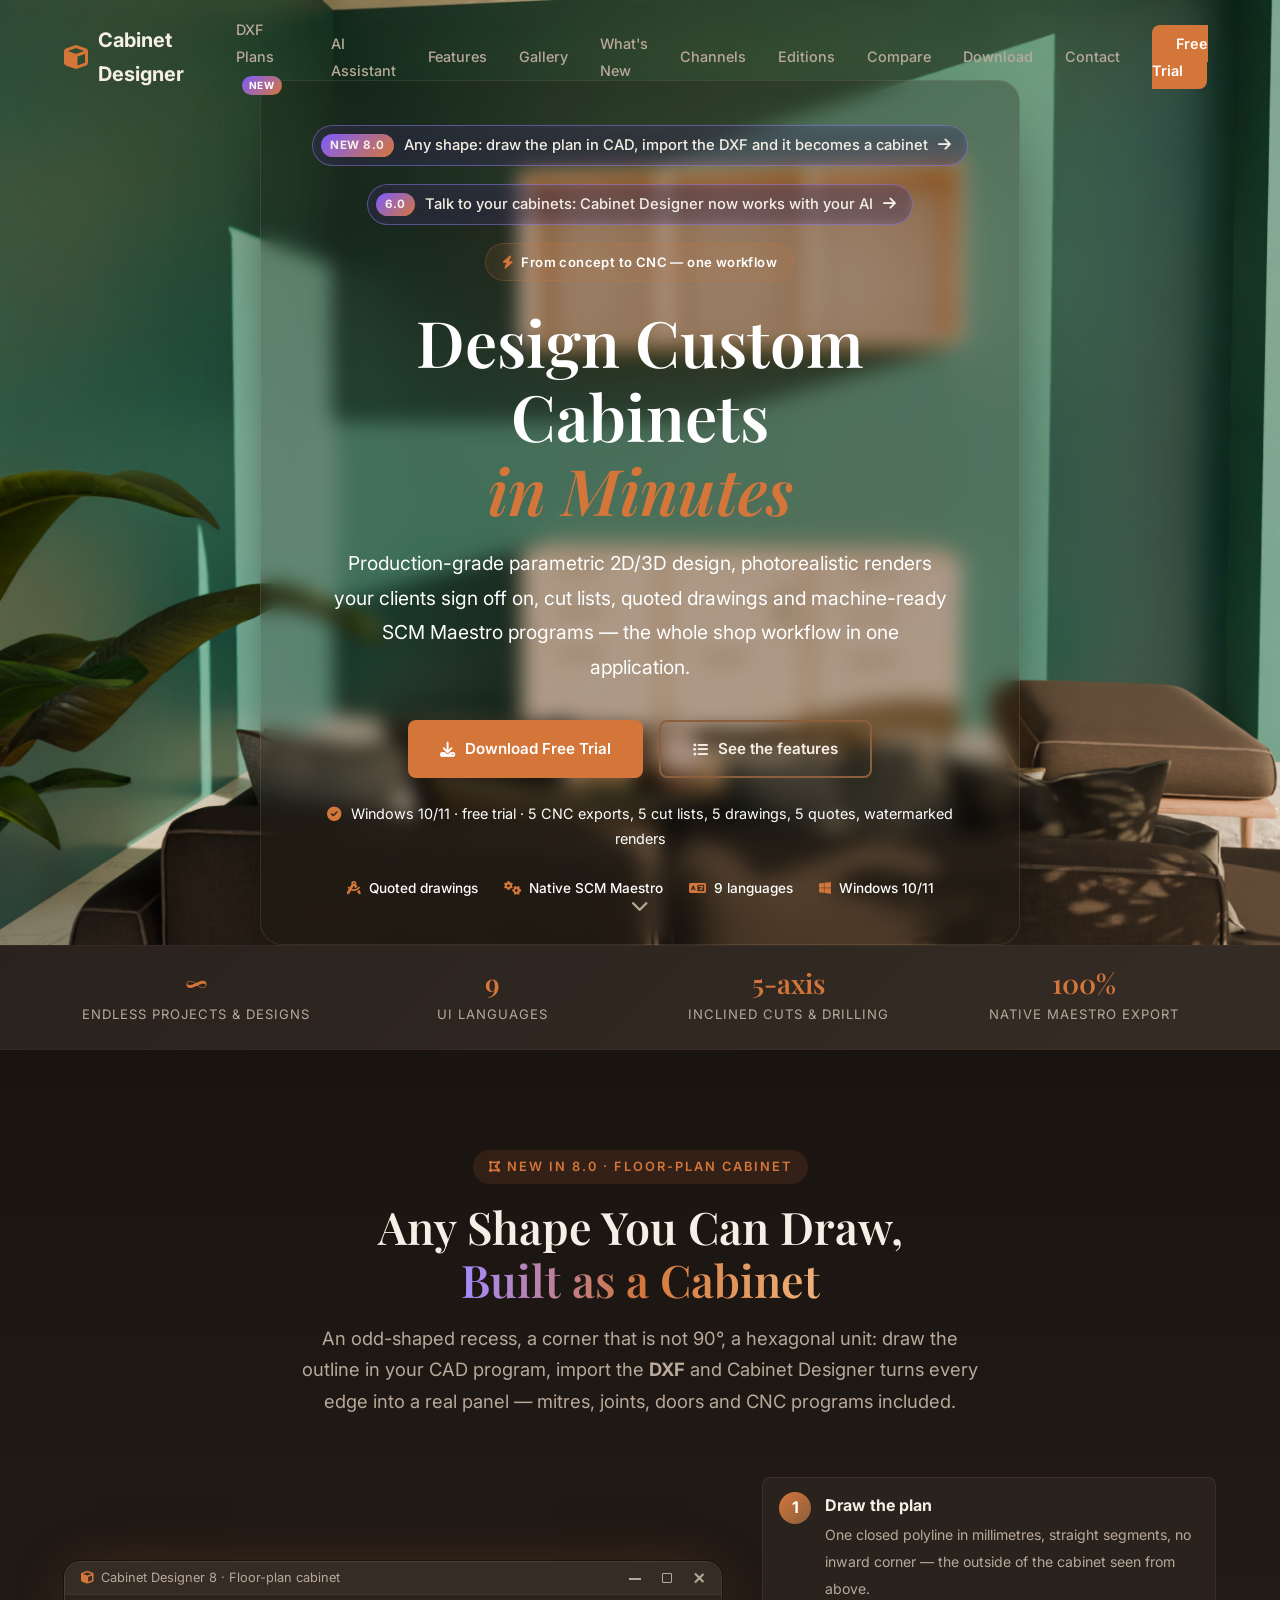
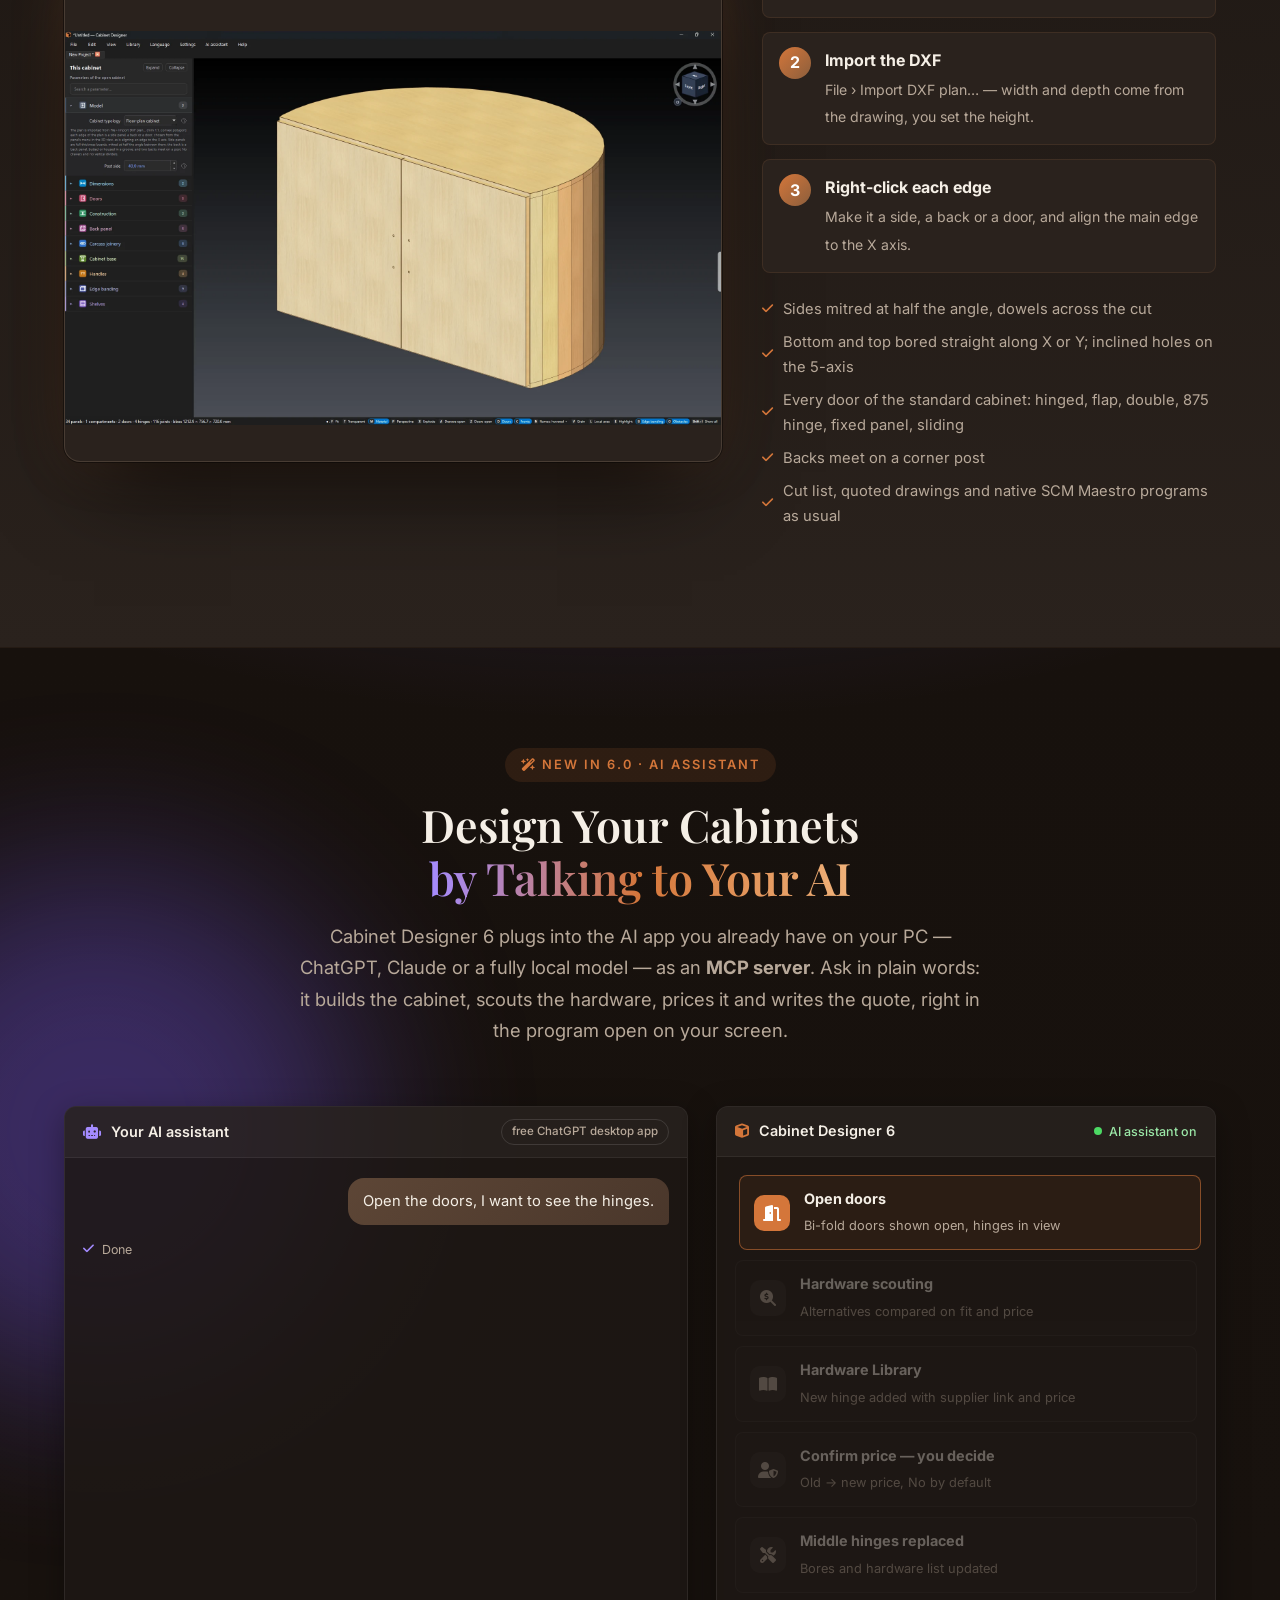
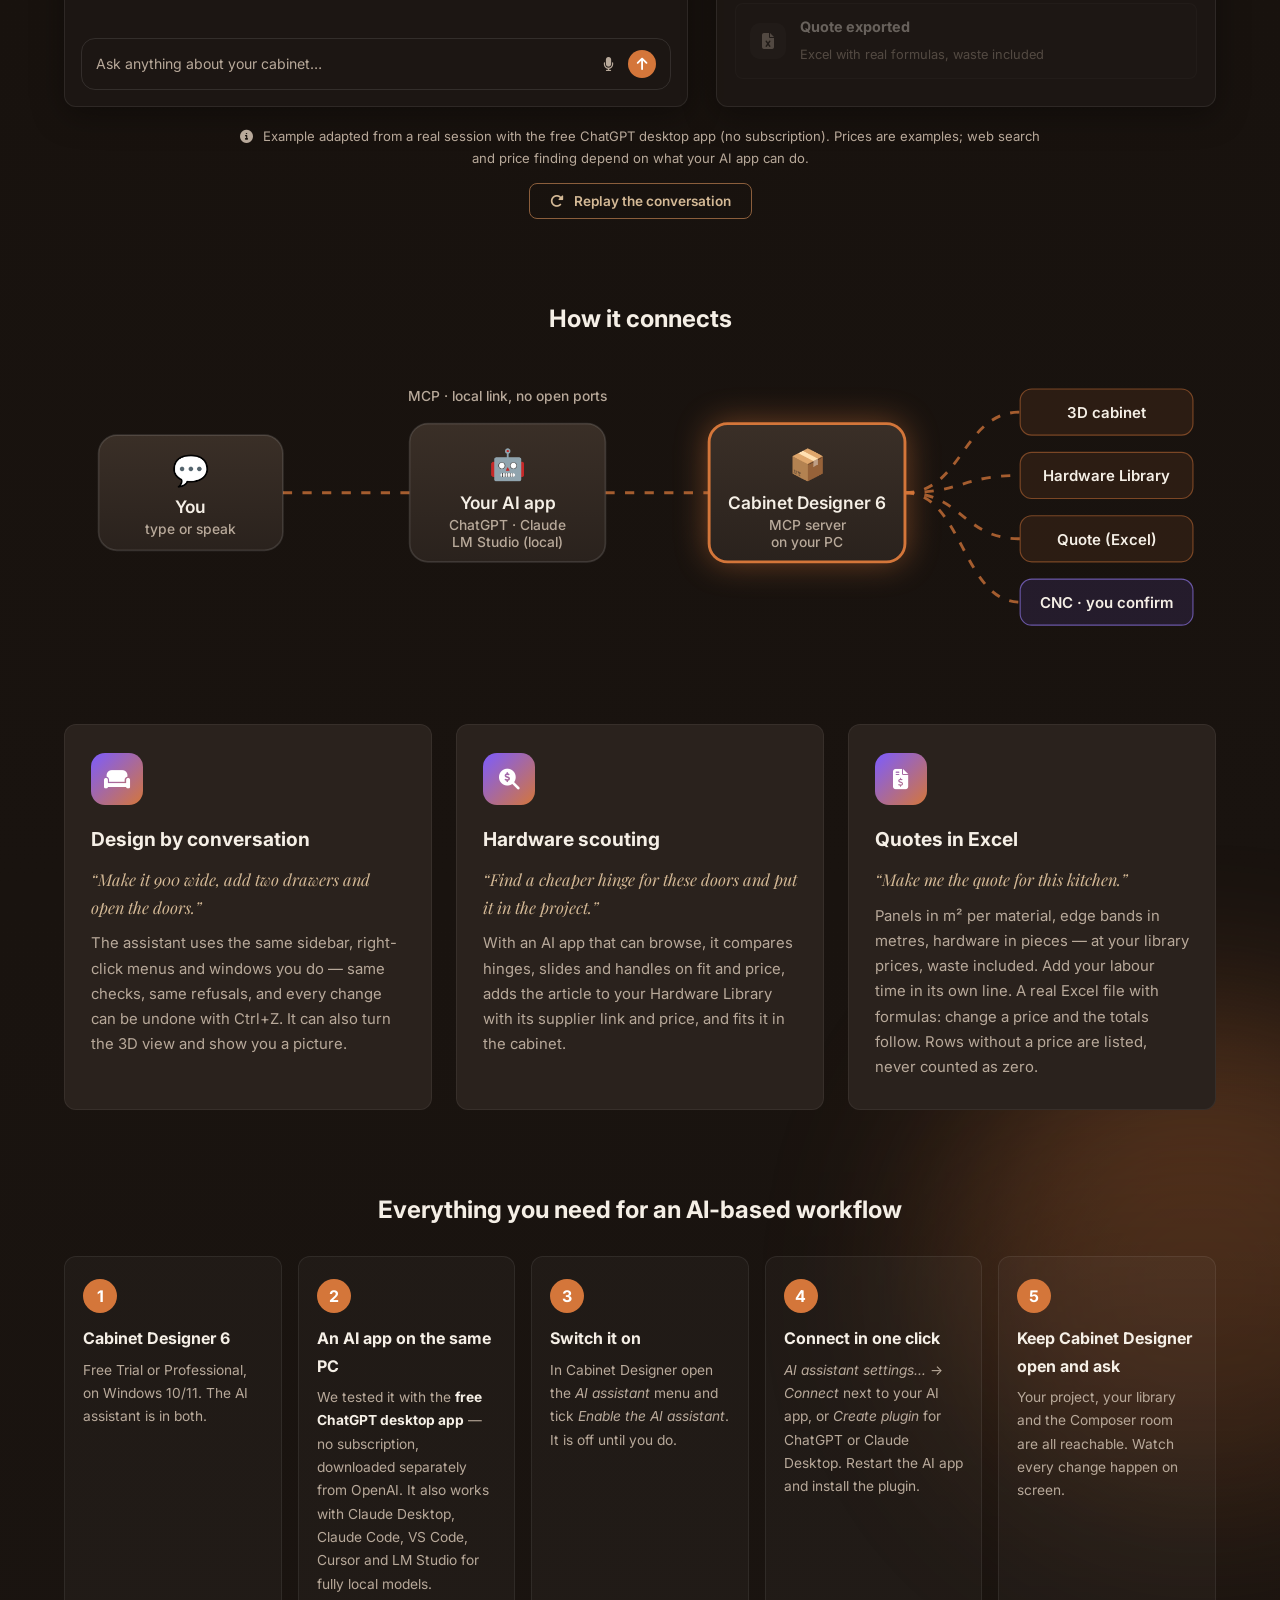
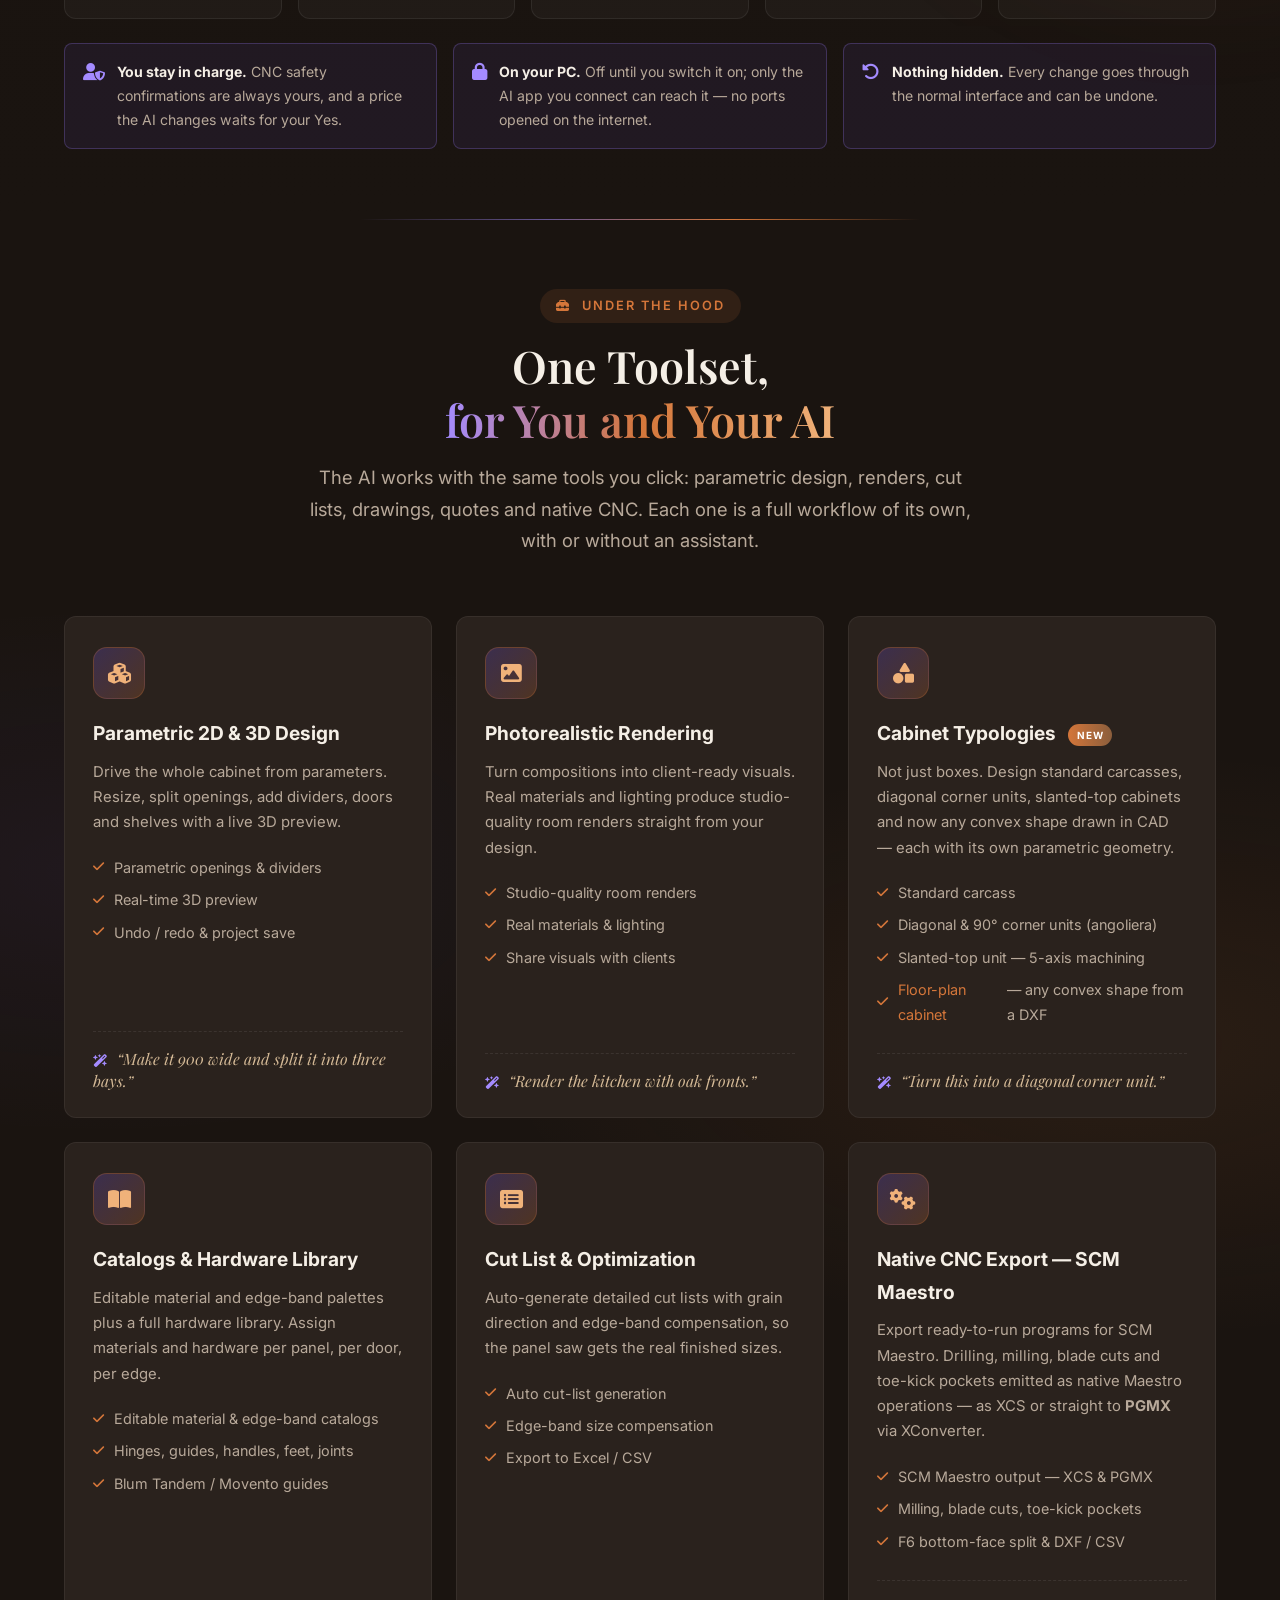
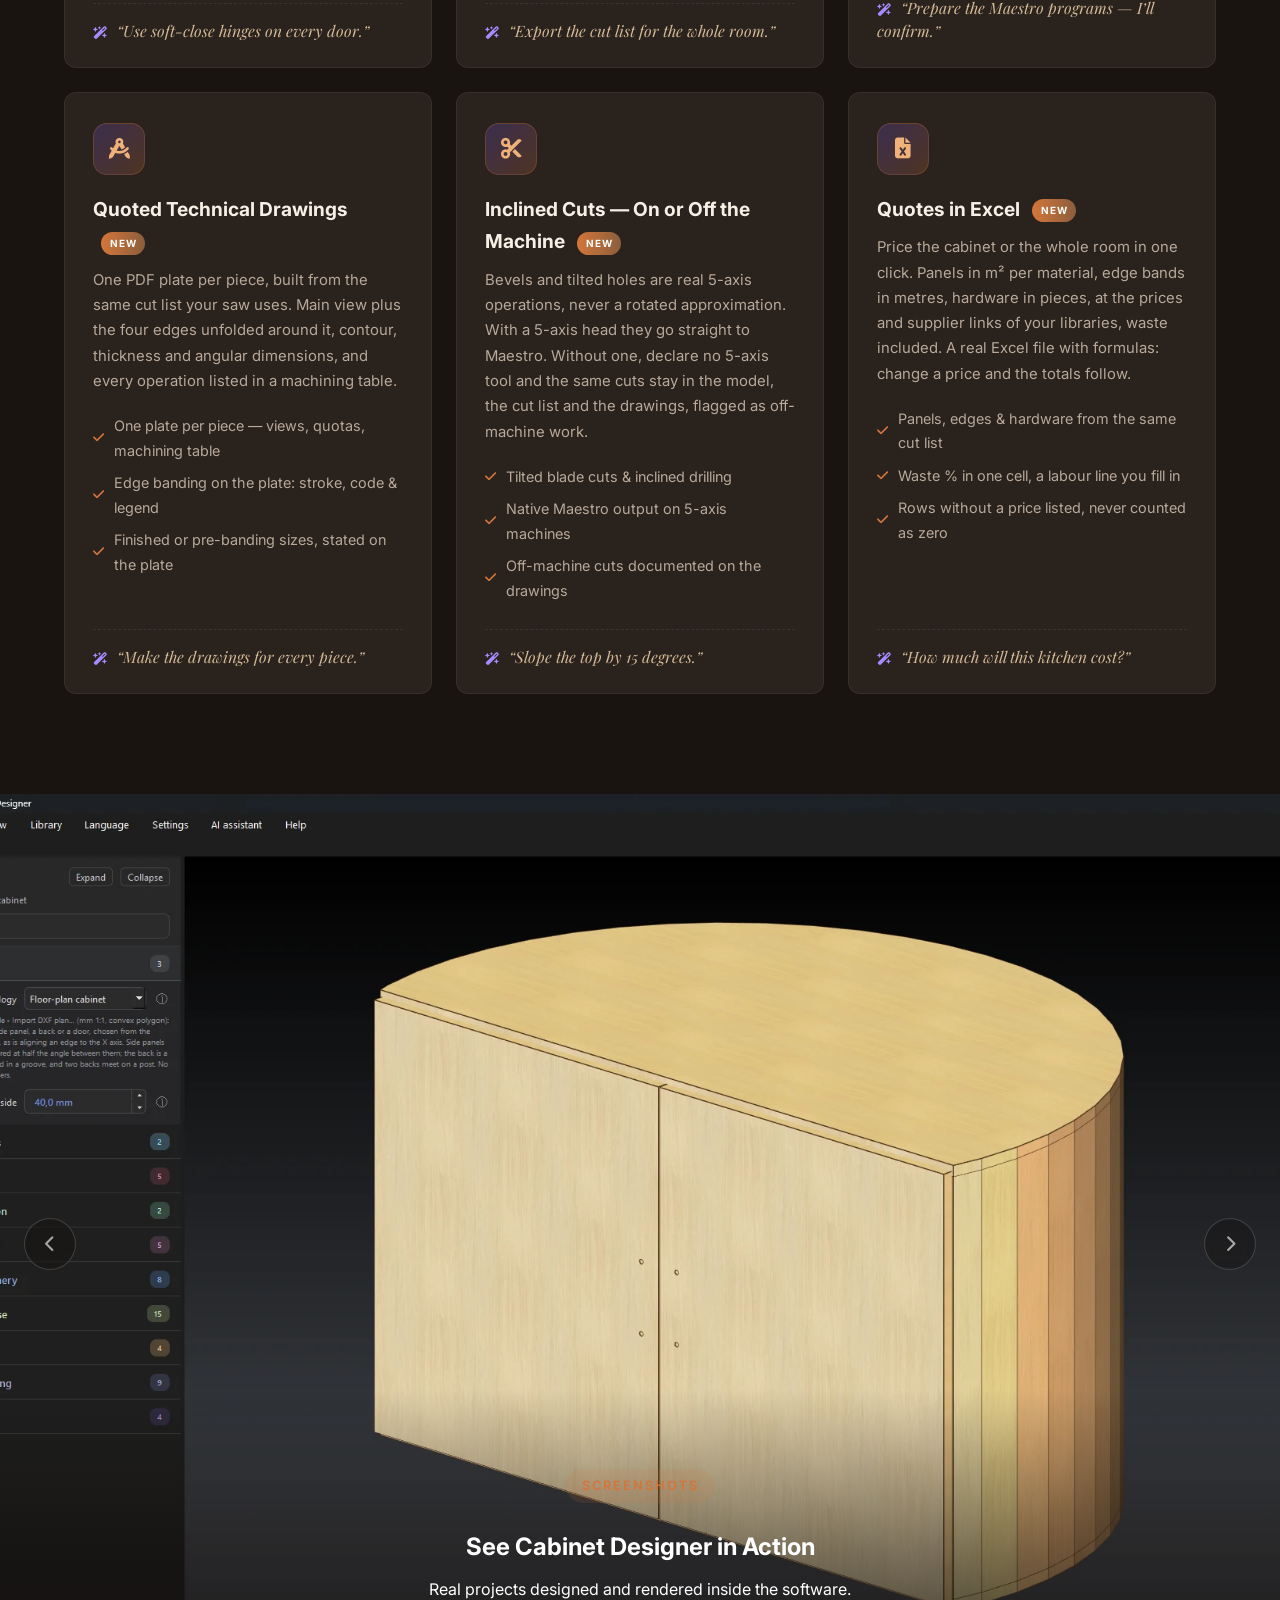
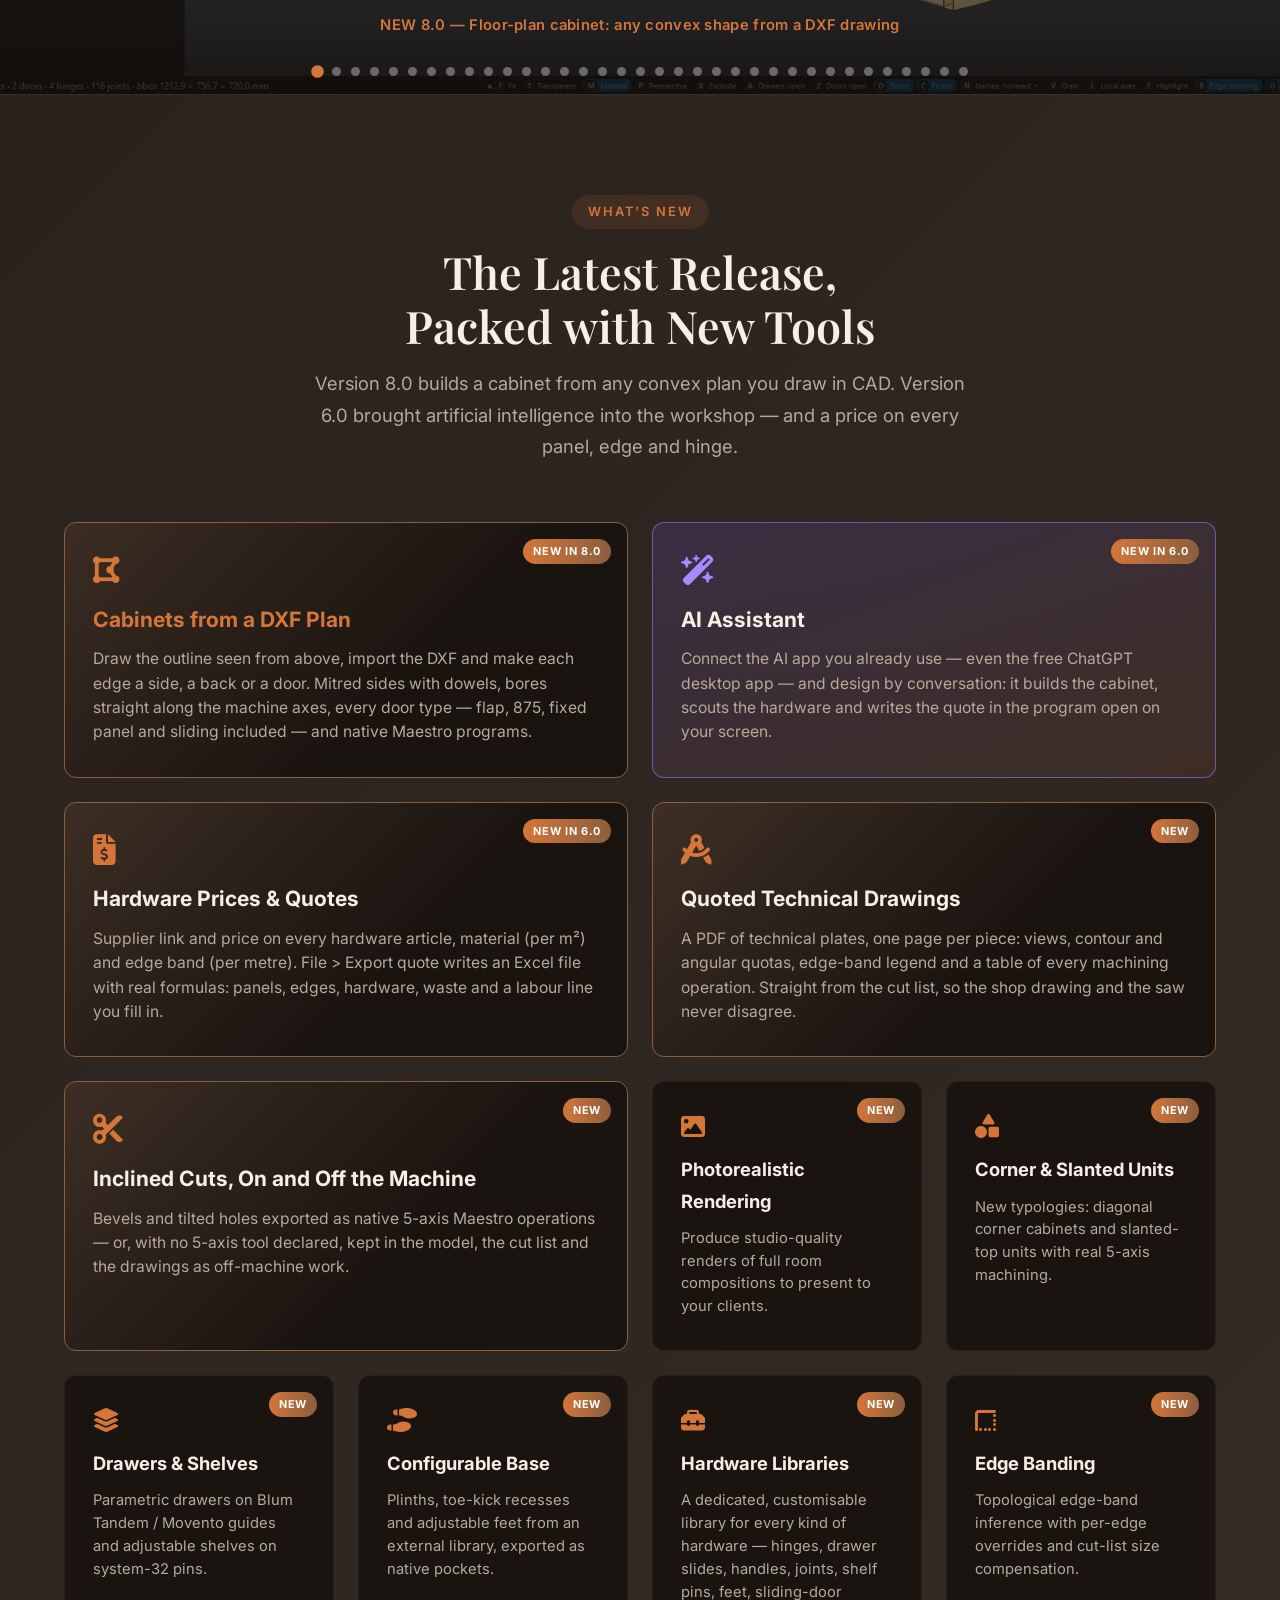
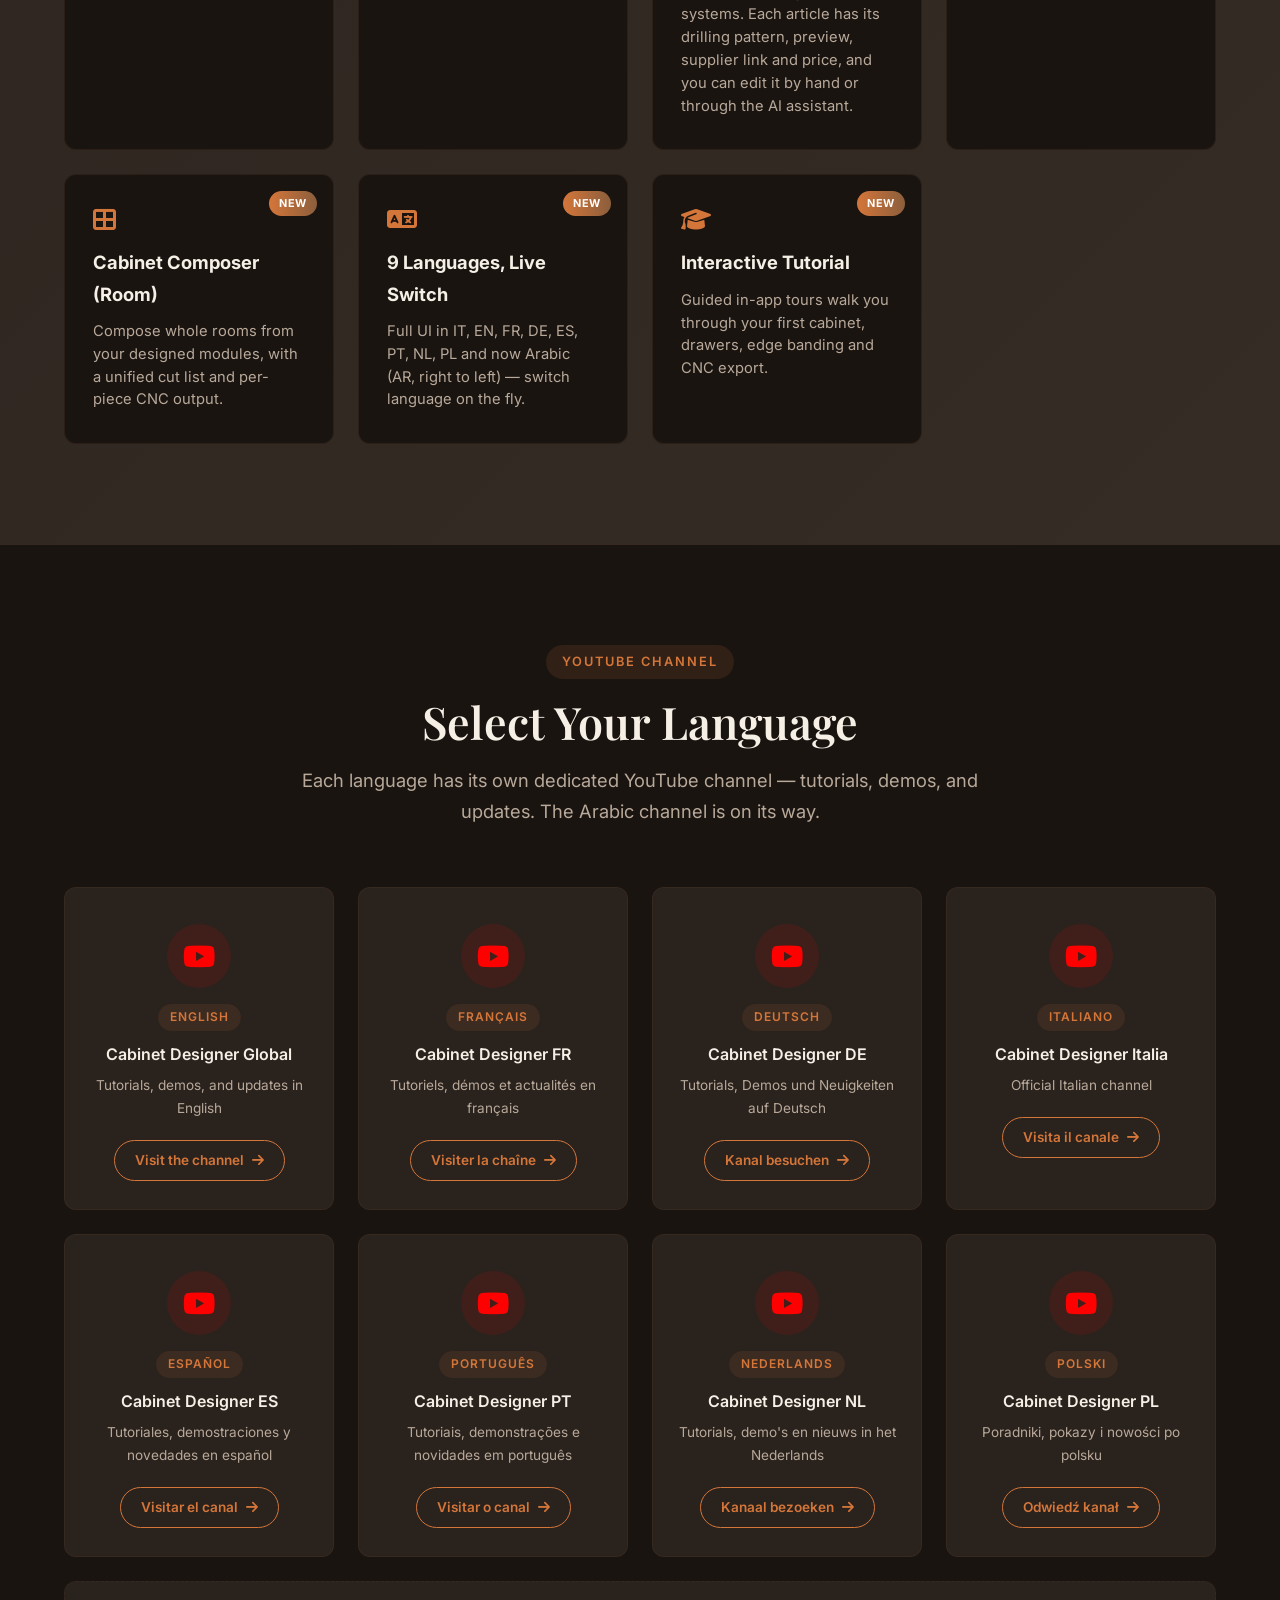
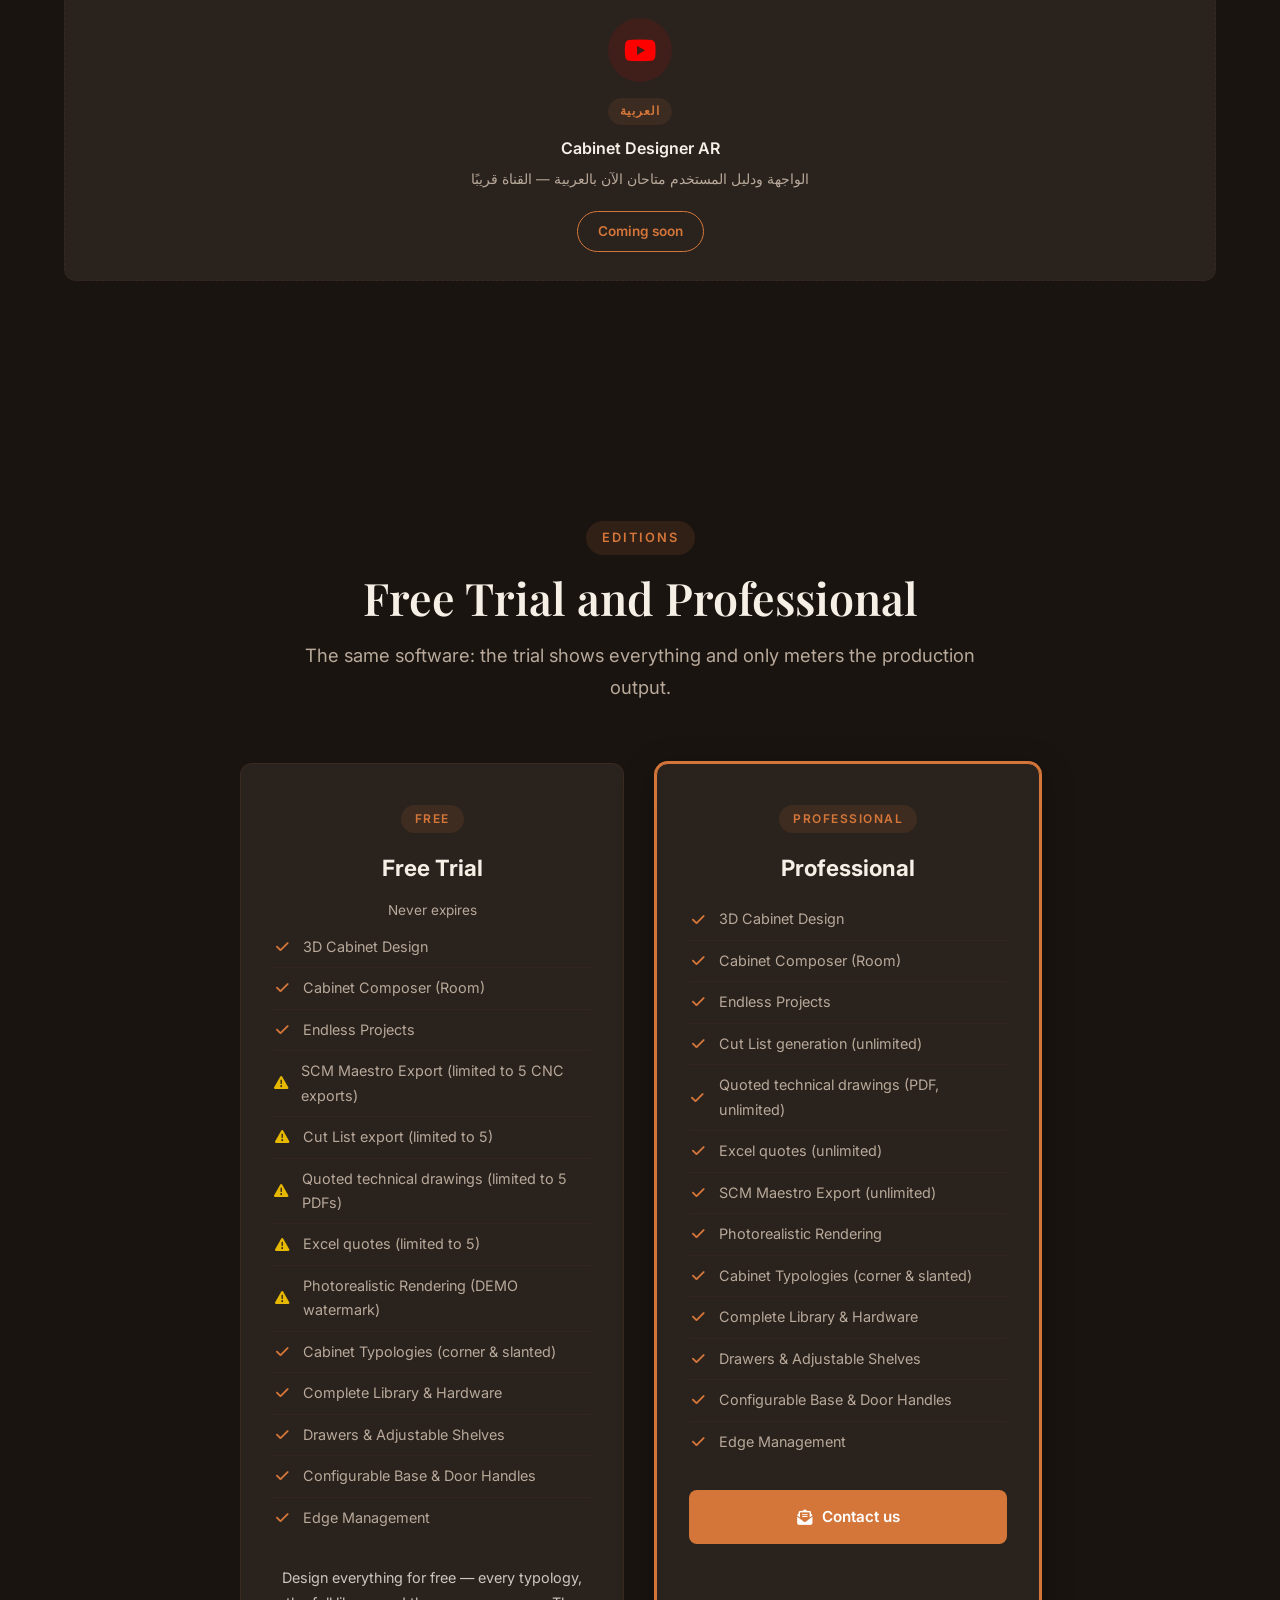
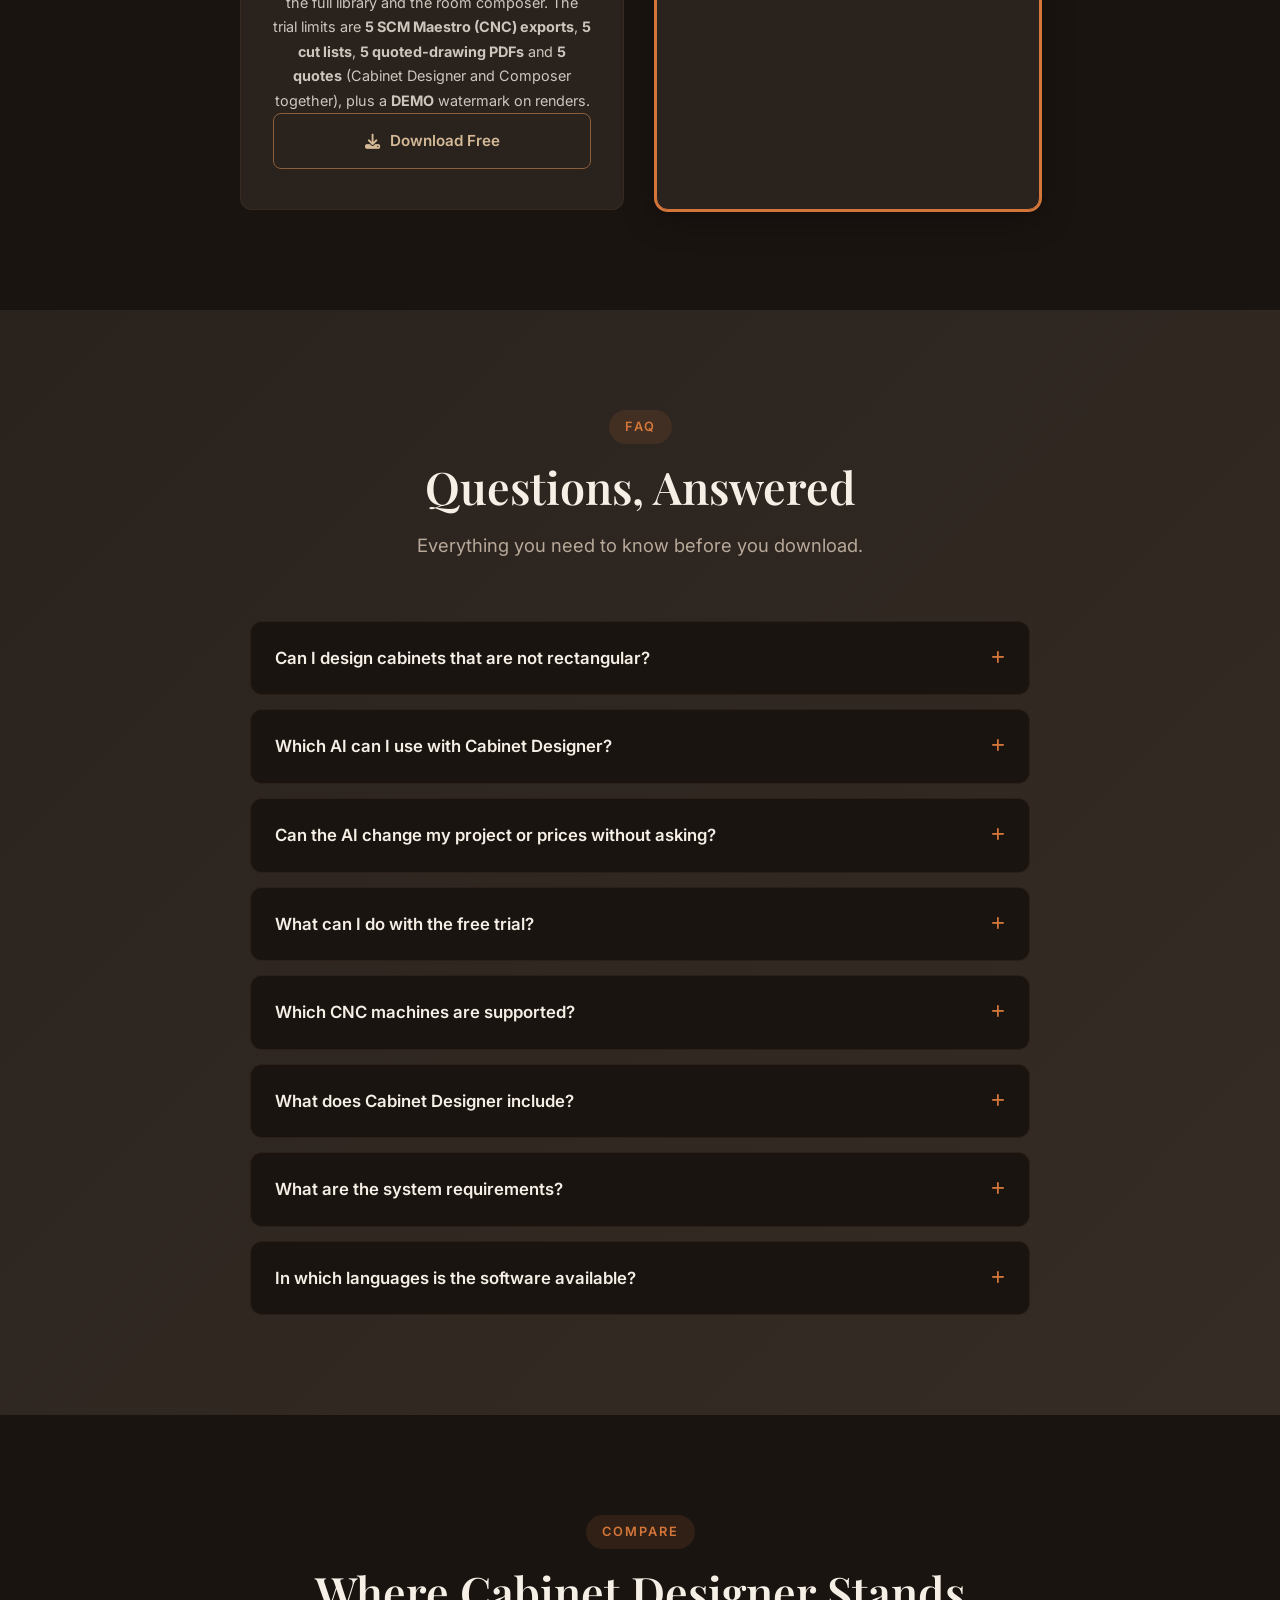
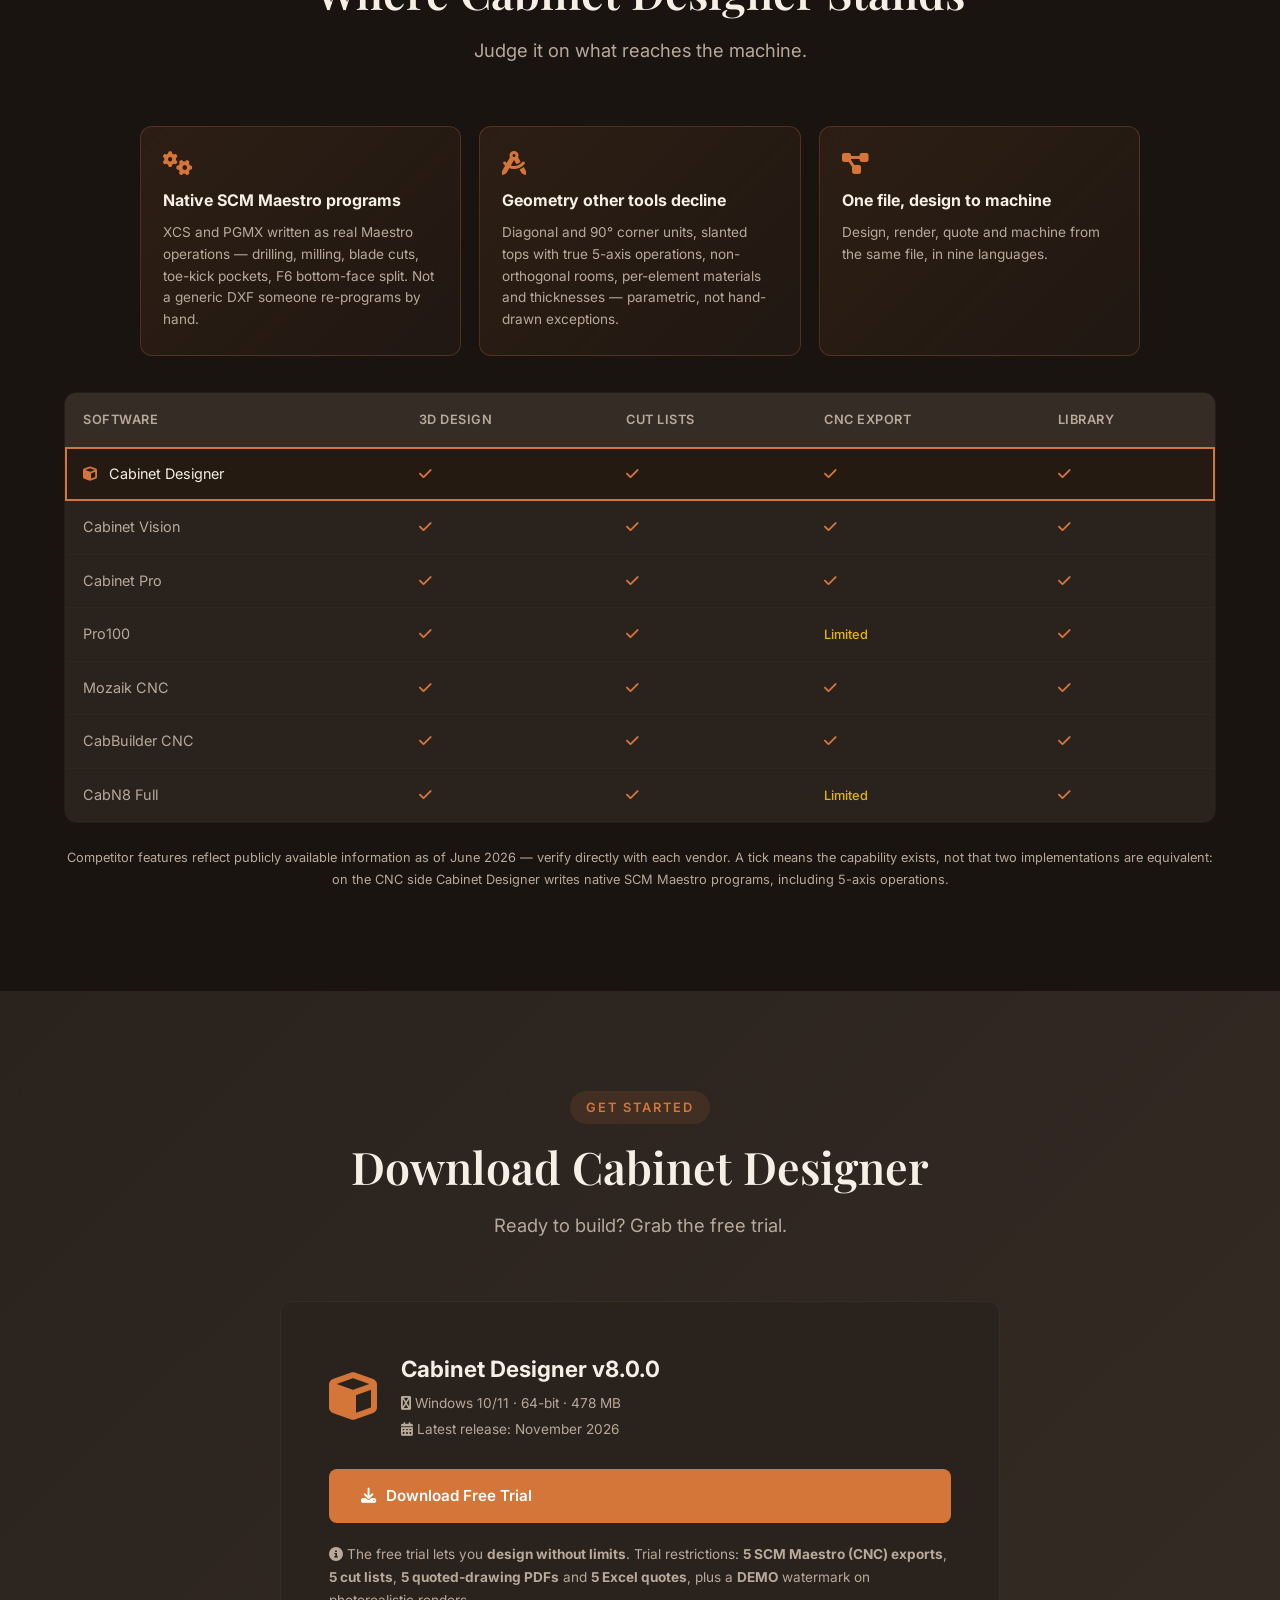
<file: index.html>
<!DOCTYPE html>
<html lang="en">
<head>
  <meta charset="UTF-8">
  <meta name="viewport" content="width=device-width, initial-scale=1.0">
  <meta name="description" content="Cabinet Designer — professional parametric cabinet design software, now with floor-plan cabinets from a DXF drawing, an AI assistant (MCP) and quotes. 2D/3D design, photorealistic rendering, corner &amp; slanted typologies, cut lists and native SCM Maestro CNC export.">
  <meta name="keywords" content="cabinet design software, parametric furniture, CNC export, SCM Maestro, cut list, cabinet maker, woodworking software, photorealistic rendering">
  <meta name="author" content="Cabinet Designer">
  <title>Cabinet Designer — Professional Cabinet Design Software</title>

  <link rel="canonical" href="https://cabinetdesigner.uk/">

  <!-- Open Graph -->
  <meta property="og:type" content="website">
  <meta property="og:site_name" content="Cabinet Designer">
  <meta property="og:title" content="Cabinet Designer — Professional Cabinet Design Software">
  <meta property="og:description" content="Parametric 2D/3D cabinet design, photorealistic rendering, corner &amp; slanted units, cut lists and native SCM Maestro CNC export.">
  <meta property="og:url" content="https://cabinetdesigner.uk/">
  <meta property="og:image" content="https://cabinetdesigner.uk/assets/images/hero.png">
  <meta property="og:image:alt" content="Photorealistic room rendering made with Cabinet Designer">
  <meta property="og:locale" content="en_GB">

  <!-- Twitter -->
  <meta name="twitter:card" content="summary_large_image">
  <meta name="twitter:title" content="Cabinet Designer — Professional Cabinet Design Software">
  <meta name="twitter:description" content="Parametric 2D/3D cabinet design, photorealistic rendering, cut lists and native SCM Maestro CNC export.">
  <meta name="twitter:image" content="https://cabinetdesigner.uk/assets/images/hero.png">

  <meta name="theme-color" content="#1a120b">

  <!-- Inline SVG favicon (self-contained, no asset file) -->
  <link rel="icon" href="data:image/svg+xml,%3Csvg xmlns='http://www.w3.org/2000/svg' viewBox='0 0 32 32'%3E%3Crect width='32' height='32' rx='6' fill='%231a120b'/%3E%3Cpath d='M16 5l9 5v12l-9 5-9-5V10z' fill='none' stroke='%23d4763a' stroke-width='2' stroke-linejoin='round'/%3E%3Cpath d='M16 5v22M7 10l9 5 9-5' fill='none' stroke='%23d4763a' stroke-width='2' stroke-linejoin='round'/%3E%3C/svg%3E">

  <link rel="preconnect" href="https://fonts.googleapis.com">
  <link rel="preconnect" href="https://fonts.gstatic.com" crossorigin>
  <link href="https://fonts.googleapis.com/css2?family=Inter:wght@400;500;600;700;800&family=Playfair+Display:ital,wght@0,600;1,500&display=swap" rel="stylesheet">
  <link rel="stylesheet" href="https://cdnjs.cloudflare.com/ajax/libs/font-awesome/6.5.1/css/all.min.css">
  <link rel="stylesheet" href="css/style.css">

  <!-- Structured data: SoftwareApplication -->
  <script type="application/ld+json">
  {
    "@context": "https://schema.org",
    "@type": "SoftwareApplication",
    "name": "Cabinet Designer",
    "applicationCategory": "DesignApplication",
    "operatingSystem": "Windows 10, Windows 11",
    "description": "Professional parametric cabinet design software with 2D/3D design, photorealistic rendering, corner and slanted typologies, cut lists and native SCM Maestro CNC export.",
    "url": "https://cabinetdesigner.uk/"
  }
  </script>

  <!-- Structured data: Organization -->
  <script type="application/ld+json">
  {
    "@context": "https://schema.org",
    "@type": "Organization",
    "name": "Cabinet Designer",
    "url": "https://cabinetdesigner.uk/",
    "logo": "https://cabinetdesigner.uk/assets/images/hero.png",
    "email": "cabinetdesigner.global@gmail.com",
    "sameAs": [
      "https://www.youtube.com/@CabinetDesignerGlobal",
      "https://www.youtube.com/@CabinetDesignerItalia"
    ]
  }
  </script>

  <!-- Structured data: FAQPage — answers must stay identical to the visible
       FAQ section below, or Google drops the rich result. -->
  <script type="application/ld+json">
  {
    "@context": "https://schema.org",
    "@type": "FAQPage",
    "mainEntity": [
      {
        "@type": "Question",
        "name": "Can I design cabinets that are not rectangular?",
        "acceptedAnswer": {
          "@type": "Answer",
          "text": "Yes. Draw the outline of the cabinet seen from above in any CAD program as one closed polyline in millimetres, straight segments only, with no inward corner, and import it with File › Import DXF plan…. Every edge becomes a side, a back or a door: sides are mitred at half the angle with dowels across the cut, bottom and top bore straight along X or Y, and doors can be hinged, flap, double, with a fixed panel or sliding. Inclined cuts and holes need a 5-axis machine, as with corner units."
        }
      },
      {
        "@type": "Question",
        "name": "Which AI can I use with Cabinet Designer?",
        "acceptedAnswer": {
          "@type": "Answer",
          "text": "Any AI app that speaks MCP and runs on the same PC. We tested it with the free ChatGPT desktop app (no subscription; download it separately from OpenAI); it also works with Claude Desktop, Claude Code, VS Code, Cursor and LM Studio for fully local models. In Cabinet Designer open the AI assistant menu, tick Enable the AI assistant, then use AI assistant settings to connect your app in one click or create its plugin."
        }
      },
      {
        "@type": "Question",
        "name": "Can the AI change my project or prices without asking?",
        "acceptedAnswer": {
          "@type": "Answer",
          "text": "It works through the normal interface, so every change shows on screen and can be undone. CNC safety confirmations are always yours, and when the AI changes a price the program asks you to confirm it, with No as the default. The assistant is off until you switch it on, and only the AI app you connect can reach it."
        }
      },
      {
        "@type": "Question",
        "name": "What can I do with the free trial?",
        "acceptedAnswer": {
          "@type": "Answer",
          "text": "Design without limits — every typology, the full hardware library, drawers, shelves, edge management and the room composer. The trial shows everything the Professional version does and only meters the production output: 5 SCM Maestro (CNC) exports, 5 cut lists, 5 quoted-drawing PDFs and 5 Excel quotes (Cabinet Designer and the Composer together), plus a DEMO watermark on photorealistic renders. In the Professional version they are unlimited."
        }
      },
      {
        "@type": "Question",
        "name": "Which CNC machines are supported?",
        "acceptedAnswer": {
          "@type": "Answer",
          "text": "Native SCM Maestro export in XCS or PGMX (PGMX generated via XConverter): drilling, milling, blade cuts and toe-kick pockets are emitted as real Maestro operations, including the F6 bottom-face split. Neutral DXF and CSV are also produced for other saws and workflows."
        }
      },
      {
        "@type": "Question",
        "name": "What does Cabinet Designer include?",
        "acceptedAnswer": {
          "@type": "Answer",
          "text": "A complete design-to-machine chain, not a drawing tool: parametric carcasses, corner and slanted-top typologies, the hardware and material libraries, edge-banding technology with blank compensation, cut lists, quoted PDF drawings, Excel quotes, photorealistic rendering and native SCM Maestro programs (XCS/PGMX) — including 5-axis operations and the F6 bottom-face split. It covers both Cabinet Designer and the room Composer, in nine languages."
        }
      },
      {
        "@type": "Question",
        "name": "What are the system requirements?",
        "acceptedAnswer": {
          "@type": "Answer",
          "text": "Windows 10/11 (64-bit), an Intel Core i5 or equivalent, 8 GB RAM (16 GB recommended), a DirectX 11 GPU and 3 GB of free space. See the full list in the Download section."
        }
      },
      {
        "@type": "Question",
        "name": "In which languages is the software available?",
        "acceptedAnswer": {
          "@type": "Answer",
          "text": "Nine, switchable live inside the app: Italian, English, French, German, Spanish, Portuguese, Dutch, Polish and Arabic — with Arabic both apps are laid out from right to left, user manual included. Every language except Arabic also has its own dedicated YouTube channel; the Arabic one is coming."
        }
      }
    ]
  }
  </script>

</head>
<body>


  <!-- ===== SCROLL PROGRESS BAR ===== -->
  <div class="scroll-progress" id="scrollProgress"></div>

  <!-- ===== NAVBAR ===== -->
  <nav class="navbar" id="navbar">
    <div class="container nav-container">
      <a href="#hero" class="nav-logo">
        <i class="fas fa-cube"></i>
        <span>Cabinet Designer</span>
      </a>
      <button class="nav-toggle" id="navToggle" aria-label="Toggle navigation">
        <i class="fas fa-bars"></i>
      </button>
      <ul class="nav-links" id="navLinks">
        <li><a href="#floor-plan" class="nav-link">DXF Plans<span class="nav-new">NEW</span></a></li>
        <li><a href="#ai-assistant" class="nav-link">AI Assistant</a></li>
        <li><a href="#features" class="nav-link">Features</a></li>
        <li><a href="#gallery" class="nav-link">Gallery</a></li>
        <li><a href="#whats-new" class="nav-link">What's New</a></li>
        <li><a href="#videos" class="nav-link">Channels</a></li>
        <li><a href="#editions" class="nav-link">Editions</a></li>
        <li><a href="#comparison" class="nav-link">Compare</a></li>
        <li><a href="#download" class="nav-link">Download</a></li>
        <li><a href="#contact" class="nav-link">Contact</a></li>
        <li><a href="#download" class="nav-link nav-cta">Free Trial</a></li>
      </ul>
    </div>
  </nav>

  <!-- ===== HERO ===== -->
  <section class="hero" id="hero">
    <div class="hero-overlay"></div>
    <div class="hero-orbs" aria-hidden="true">
      <span class="orb orb-1"></span>
      <span class="orb orb-2"></span>
      <span class="orb orb-3"></span>
    </div>
    <div class="container hero-content">
      <a href="#floor-plan" class="hero-ai-pill"><span class="pill-tag">NEW 8.0</span> Any shape: draw the plan in CAD, import the DXF and it becomes a cabinet <i class="fas fa-arrow-right"></i></a><br>
      <a href="#ai-assistant" class="hero-ai-pill"><span class="pill-tag">6.0</span> Talk to your cabinets: Cabinet Designer now works with your AI <i class="fas fa-arrow-right"></i></a><br>
      <span class="hero-eyebrow"><i class="fas fa-bolt"></i> From concept to CNC — one workflow</span>
      <h1 class="hero-title">Design Custom Cabinets<br><span class="hero-accent">in Minutes</span></h1>
      <p class="hero-subtitle">
        Production-grade parametric 2D/3D design, photorealistic renders your clients sign off on,
        cut lists, quoted drawings and machine-ready SCM Maestro programs — the whole shop workflow
        in one application.
      </p>
      <div class="hero-actions">
        <a href="https://github.com/Novermax/cabinet_designer/releases/download/Demo/CabinetDesigner-Setup-Demo-8.0.0.exe" class="btn btn-primary"><i class="fas fa-download"></i> Download Free Trial</a>
        <a href="#features" class="btn btn-secondary"><i class="fas fa-list-ul"></i> See the features</a>
      </div>
      <div class="hero-badge">
        <i class="fas fa-check-circle"></i> Windows 10/11 &middot; free trial &middot; 5 CNC exports, 5 cut lists, 5 drawings, 5 quotes, watermarked renders
      </div>

      <ul class="hero-trust" aria-label="Key highlights">
        <li><i class="fas fa-drafting-compass"></i> Quoted drawings</li>
        <li><i class="fas fa-cogs"></i> Native SCM Maestro</li>
        <li><i class="fas fa-language"></i> 9 languages</li>
        <li><i class="fab fa-windows"></i> Windows 10/11</li>
      </ul>

      <div class="hero-showcase">
        <div class="showcase-window">
          <div class="showcase-bar">
            <span class="showcase-title"><i class="fas fa-cube"></i> Cabinet Designer</span>
            <span class="win-controls" aria-hidden="true"><span class="wc-min"></span><span class="wc-max"></span><span class="wc-close"></span></span>
          </div>
          <img src="assets/images/hero.png" alt="Photorealistic room rendering made with Cabinet Designer" width="1407" height="1000" fetchpriority="high" decoding="async">
        </div>
        <div class="showcase-chip chip-1"><i class="fas fa-image"></i> Photorealistic render</div>
        <div class="showcase-chip chip-2"><i class="fas fa-list-alt"></i> Auto cut list</div>
        <div class="showcase-chip chip-3"><i class="fas fa-cogs"></i> Ready-to-run CNC</div>
      </div>
    </div>
    <a href="#features" class="hero-scroll" aria-label="Scroll to features"><i class="fas fa-chevron-down"></i></a>
  </section>

  <!-- ===== STATS ===== -->
  <section class="stats" id="stats">
    <div class="container stats-grid">
      <div class="stat-item fade-section">
        <span class="stat-number stat-static">&infin;</span>
        <span class="stat-label">Endless projects &amp; designs</span>
      </div>
      <div class="stat-item fade-section">
        <span class="stat-number" data-count="9" data-suffix="">0</span>
        <span class="stat-label">UI languages</span>
      </div>
      <div class="stat-item fade-section">
        <span class="stat-number stat-static">5-axis</span>
        <span class="stat-label">Inclined cuts &amp; drilling</span>
      </div>
      <div class="stat-item fade-section">
        <span class="stat-number" data-count="100" data-suffix="%">0</span>
        <span class="stat-label">Native Maestro export</span>
      </div>
    </div>
  </section>

  <!-- ===== FLOOR-PLAN CABINET (new in 8.0) ===== -->
  <section class="section floor-plan" id="floor-plan">
    <div class="container">
      <div class="section-header fade-section">
        <span class="section-label"><i class="fas fa-draw-polygon"></i> New in 8.0 &middot; Floor-plan cabinet</span>
        <h2>Any Shape You Can Draw,<br><span class="ai-accent">Built as a Cabinet</span></h2>
        <p>An odd-shaped recess, a corner that is not 90&deg;, a hexagonal unit: draw the outline in your CAD program, import the <strong>DXF</strong> and Cabinet Designer turns every edge into a real panel &mdash; mitres, joints, doors and CNC programs included.</p>
      </div>
      <div class="plan-grid">
        <div class="showcase-window plan-shot fade-section">
          <div class="showcase-bar">
            <span class="showcase-title"><i class="fas fa-cube"></i> Cabinet Designer 8 &middot; Floor-plan cabinet</span>
            <span class="win-controls" aria-hidden="true"><span class="wc-min"></span><span class="wc-max"></span><span class="wc-close"></span></span>
          </div>
          <picture>
            <source srcset="assets/images/releases/8.0.0/floorplan_dxf.webp" type="image/webp">
            <img src="assets/images/releases/8.0.0/floorplan_dxf.png" alt="Cabinet Designer — floor-plan cabinet with a many-sided outline imported from a DXF drawing" width="1920" height="1152" loading="lazy" decoding="async">
          </picture>
        </div>
        <div class="plan-side fade-section">
          <ol class="plan-steps">
            <li><span class="plan-num">1</span><div><strong>Draw the plan</strong><span>One closed polyline in millimetres, straight segments, no inward corner &mdash; the outside of the cabinet seen from above.</span></div></li>
            <li><span class="plan-num">2</span><div><strong>Import the DXF</strong><span>File &rsaquo; Import DXF plan&hellip; &mdash; width and depth come from the drawing, you set the height.</span></div></li>
            <li><span class="plan-num">3</span><div><strong>Right-click each edge</strong><span>Make it a side, a back or a door, and align the main edge to the X axis.</span></div></li>
          </ol>
          <ul class="feature-list plan-list">
            <li><i class="fas fa-check"></i> Sides mitred at half the angle, dowels across the cut</li>
            <li><i class="fas fa-check"></i> Bottom and top bored straight along X or Y; inclined holes on the 5-axis</li>
            <li><i class="fas fa-check"></i> Every door of the standard cabinet: hinged, flap, double, 875 hinge, fixed panel, sliding</li>
            <li><i class="fas fa-check"></i> Backs meet on a corner post</li>
            <li><i class="fas fa-check"></i> Cut list, quoted drawings and native SCM Maestro programs as usual</li>
          </ul>
        </div>
      </div>
    </div>
  </section>

  <!-- ===== AI ASSISTANT (new in 6.0) ===== -->
  <section class="section ai-assistant" id="ai-assistant">
    <div class="ai-bg" aria-hidden="true"><span class="ai-glow ai-glow-1"></span><span class="ai-glow ai-glow-2"></span></div>
    <div class="container">
      <div class="section-header fade-section">
        <span class="section-label"><i class="fas fa-wand-magic-sparkles"></i> New in 6.0 &middot; AI Assistant</span>
        <h2>Design Your Cabinets<br><span class="ai-accent">by Talking to Your AI</span></h2>
        <p>Cabinet Designer 6 plugs into the AI app you already have on your PC &mdash; ChatGPT, Claude or a fully local model &mdash; as an <strong>MCP server</strong>. Ask in plain words: it builds the cabinet, scouts the hardware, prices it and writes the quote, right in the program open on your screen.</p>
      </div>

      <!-- Live demo: chat + what happens in Cabinet Designer -->
      <div class="ai-demo fade-section" id="aiDemo">
        <div class="ai-chat">
          <div class="ai-chat-bar">
            <span class="ai-chat-title"><i class="fas fa-robot"></i> Your AI assistant</span>
            <span class="ai-chat-tag">free ChatGPT desktop app</span>
          </div>
          <div class="ai-chat-body" id="aiChatBody" aria-live="polite"></div>
          <div class="ai-chat-input" aria-hidden="true">
            <span class="ai-chat-placeholder">Ask anything about your cabinet&hellip;</span>
            <i class="fas fa-microphone"></i><i class="fas fa-arrow-up ai-send"></i>
          </div>
        </div>

        <div class="ai-app">
          <div class="ai-app-bar">
            <span><i class="fas fa-cube"></i> Cabinet Designer 6</span>
            <span class="ai-live"><span class="ai-live-dot"></span> AI assistant on</span>
          </div>
          <ol class="ai-steps" id="aiSteps">
            <li data-step="1"><i class="fas fa-door-open"></i><div><strong>Open doors</strong><span>Bi-fold doors shown open, hinges in view</span></div></li>
            <li data-step="2"><i class="fas fa-magnifying-glass-dollar"></i><div><strong>Hardware scouting</strong><span>Alternatives compared on fit and price</span></div></li>
            <li data-step="3"><i class="fas fa-book-open"></i><div><strong>Hardware Library</strong><span>New hinge added with supplier link and price</span></div></li>
            <li data-step="4" class="ai-step-human"><i class="fas fa-user-shield"></i><div><strong>Confirm price &mdash; you decide</strong><span>Old &rarr; new price, No by default</span></div></li>
            <li data-step="5"><i class="fas fa-screwdriver-wrench"></i><div><strong>Middle hinges replaced</strong><span>Bores and hardware list updated</span></div></li>
            <li data-step="6"><i class="fas fa-file-excel"></i><div><strong>Quote exported</strong><span>Excel with real formulas, waste included</span></div></li>
          </ol>
          <div class="ai-confirm" id="aiConfirm" aria-hidden="true">
            <div class="ai-confirm-title"><i class="fas fa-triangle-exclamation"></i> Confirm price</div>
            <p>The AI assistant wants to change these prices:<br><b>&bull; Hettich 46787: no price &rarr; 10,00 &euro;</b></p>
            <div class="ai-confirm-btns"><span class="ai-btn-yes">Yes</span><span class="ai-btn-no">No</span></div>
          </div>
        </div>
      </div>
      <p class="ai-disclaimer fade-section"><i class="fas fa-circle-info"></i> Example adapted from a real session with the free ChatGPT desktop app (no subscription). Prices are examples; web search and price finding depend on what your AI app can do.</p>
      <div class="ai-replay-wrap"><button class="btn btn-outline ai-replay" id="aiReplay" type="button"><i class="fas fa-rotate-right"></i> Replay the conversation</button></div>

      <!-- How it connects -->
      <div class="ai-flow fade-section">
        <h3 class="ai-sub">How it connects</h3>
        <svg class="ai-flow-svg" viewBox="0 0 1000 250" role="img" aria-label="You talk to your AI app, which drives Cabinet Designer on your PC through MCP; Cabinet Designer produces the cabinet, the hardware library entries, the quote and the CNC programs.">
          <defs>
            <linearGradient id="aiNode" x1="0" y1="0" x2="0" y2="1"><stop offset="0" stop-color="#3a2f27"/><stop offset="1" stop-color="#2a221d"/></linearGradient>
          </defs>
          <path class="ai-wire" d="M190 110 H300"/>
          <path class="ai-wire" d="M470 110 H560"/>
          <path class="ai-wire" d="M730 110 C780 110 780 40 830 40"/>
          <path class="ai-wire" d="M730 110 C780 110 780 95 830 95"/>
          <path class="ai-wire" d="M730 110 C780 110 780 150 830 150"/>
          <path class="ai-wire" d="M730 110 C780 110 780 205 830 205"/>
          <g class="ai-node"><rect x="30" y="60" width="160" height="100" rx="16"/><text x="110" y="100" class="ai-n-icon">&#128172;</text><text x="110" y="128">You</text><text x="110" y="146" class="ai-n-small">type or speak</text></g>
          <g class="ai-node"><rect x="300" y="50" width="170" height="120" rx="16"/><text x="385" y="95" class="ai-n-icon">&#129302;</text><text x="385" y="124">Your AI app</text><text x="385" y="142" class="ai-n-small">ChatGPT &middot; Claude</text><text x="385" y="157" class="ai-n-small">LM Studio (local)</text></g>
          <g class="ai-node ai-node-hot"><rect x="560" y="50" width="170" height="120" rx="16"/><text x="645" y="95" class="ai-n-icon">&#128230;</text><text x="645" y="124">Cabinet Designer 6</text><text x="645" y="142" class="ai-n-small">MCP server</text><text x="645" y="157" class="ai-n-small">on your PC</text></g>
          <text x="385" y="30" class="ai-n-small ai-n-label">MCP &middot; local link, no open ports</text>
          <g class="ai-out"><rect x="830" y="20" width="150" height="40" rx="10"/><text x="905" y="45">3D cabinet</text></g>
          <g class="ai-out"><rect x="830" y="75" width="150" height="40" rx="10"/><text x="905" y="100">Hardware Library</text></g>
          <g class="ai-out"><rect x="830" y="130" width="150" height="40" rx="10"/><text x="905" y="155">Quote (Excel)</text></g>
          <g class="ai-out ai-out-safe"><rect x="830" y="185" width="150" height="40" rx="10"/><text x="905" y="210">CNC &middot; you confirm</text></g>
        </svg>
      </div>

      <!-- Three things it does -->
      <div class="ai-uses">
        <div class="ai-use fade-section">
          <div class="ai-use-icon"><i class="fas fa-couch"></i></div>
          <h3>Design by conversation</h3>
          <p class="ai-quote">&ldquo;Make it 900 wide, add two drawers and open the doors.&rdquo;</p>
          <p>The assistant uses the same sidebar, right-click menus and windows you do &mdash; same checks, same refusals, and every change can be undone with Ctrl+Z. It can also turn the 3D view and show you a picture.</p>
        </div>
        <div class="ai-use fade-section">
          <div class="ai-use-icon"><i class="fas fa-magnifying-glass-dollar"></i></div>
          <h3>Hardware scouting</h3>
          <p class="ai-quote">&ldquo;Find a cheaper hinge for these doors and put it in the project.&rdquo;</p>
          <p>With an AI app that can browse, it compares hinges, slides and handles on fit and price, adds the article to your Hardware Library with its supplier link and price, and fits it in the cabinet.</p>
        </div>
        <div class="ai-use fade-section">
          <div class="ai-use-icon"><i class="fas fa-file-invoice-dollar"></i></div>
          <h3>Quotes in Excel</h3>
          <p class="ai-quote">&ldquo;Make me the quote for this kitchen.&rdquo;</p>
          <p>Panels in m&sup2; per material, edge bands in metres, hardware in pieces &mdash; at your library prices, waste included. Add your labour time in its own line. A real Excel file with formulas: change a price and the totals follow. Rows without a price are listed, never counted as zero.</p>
        </div>
      </div>

      <!-- What you need -->
      <div class="ai-setup fade-section">
        <h3 class="ai-sub">Everything you need for an AI-based workflow</h3>
        <ol class="ai-setup-steps">
          <li><span class="ai-num">1</span><div><strong>Cabinet Designer 6</strong><p>Free Trial or Professional, on Windows 10/11. The AI assistant is in both.</p></div></li>
          <li><span class="ai-num">2</span><div><strong>An AI app on the same PC</strong><p>We tested it with the <strong>free ChatGPT desktop app</strong> &mdash; no subscription, downloaded separately from OpenAI. It also works with Claude Desktop, Claude Code, VS Code, Cursor and LM Studio for fully local models.</p></div></li>
          <li><span class="ai-num">3</span><div><strong>Switch it on</strong><p>In Cabinet Designer open the <em>AI assistant</em> menu and tick <em>Enable the AI assistant</em>. It is off until you do.</p></div></li>
          <li><span class="ai-num">4</span><div><strong>Connect in one click</strong><p><em>AI assistant settings&hellip;</em> &rarr; <em>Connect</em> next to your AI app, or <em>Create plugin</em> for ChatGPT or Claude Desktop. Restart the AI app and install the plugin.</p></div></li>
          <li><span class="ai-num">5</span><div><strong>Keep Cabinet Designer open and ask</strong><p>Your project, your library and the Composer room are all reachable. Watch every change happen on screen.</p></div></li>
        </ol>
        <div class="ai-safe">
          <div><i class="fas fa-user-shield"></i><span><strong>You stay in charge.</strong> CNC safety confirmations are always yours, and a price the AI changes waits for your Yes.</span></div>
          <div><i class="fas fa-lock"></i><span><strong>On your PC.</strong> Off until you switch it on; only the AI app you connect can reach it &mdash; no ports opened on the internet.</span></div>
          <div><i class="fas fa-rotate-left"></i><span><strong>Nothing hidden.</strong> Every change goes through the normal interface and can be undone.</span></div>
        </div>
      </div>
    </div>
  </section>

  <!-- ===== FEATURES ===== -->
  <section class="section features" id="features">
    <div class="container">
      <div class="section-header fade-section">
        <span class="section-label"><i class="fas fa-toolbox"></i> Under the Hood</span>
        <h2>One Toolset,<br><span class="ai-accent">for You and Your AI</span></h2>
        <p>The AI works with the same tools you click: parametric design, renders, cut lists, drawings, quotes and native CNC. Each one is a full workflow of its own, with or without an assistant.</p>
      </div>
      <div class="features-grid">
        <div class="feature-card fade-section">
          <div class="feature-icon">
            <i class="fas fa-cubes"></i>
          </div>
          <h3>Parametric 2D &amp; 3D Design</h3>
          <p>Drive the whole cabinet from parameters. Resize, split openings, add dividers, doors and shelves with a live 3D preview.</p>
          <ul class="feature-list">
            <li><i class="fas fa-check"></i> Parametric openings &amp; dividers</li>
            <li><i class="fas fa-check"></i> Real-time 3D preview</li>
            <li><i class="fas fa-check"></i> Undo / redo &amp; project save</li>
          </ul>
          <p class="feature-ask"><i class="fas fa-wand-magic-sparkles"></i> &ldquo;Make it 900 wide and split it into three bays.&rdquo;</p>
        </div>
        <div class="feature-card fade-section">
          <div class="feature-icon">
            <i class="fas fa-image"></i>
          </div>
          <h3>Photorealistic Rendering</h3>
          <p>Turn compositions into client-ready visuals. Real materials and lighting produce studio-quality room renders straight from your design.</p>
          <ul class="feature-list">
            <li><i class="fas fa-check"></i> Studio-quality room renders</li>
            <li><i class="fas fa-check"></i> Real materials &amp; lighting</li>
            <li><i class="fas fa-check"></i> Share visuals with clients</li>
          </ul>
          <p class="feature-ask"><i class="fas fa-wand-magic-sparkles"></i> &ldquo;Render the kitchen with oak fronts.&rdquo;</p>
        </div>
        <div class="feature-card fade-section">
          <div class="feature-icon">
            <i class="fas fa-shapes"></i>
          </div>
          <h3>Cabinet Typologies <span class="feature-tag">New</span></h3>
          <p>Not just boxes. Design standard carcasses, diagonal corner units, slanted-top cabinets and now any convex shape drawn in CAD — each with its own parametric geometry.</p>
          <ul class="feature-list">
            <li><i class="fas fa-check"></i> Standard carcass</li>
            <li><i class="fas fa-check"></i> Diagonal &amp; 90° corner units (angoliera)</li>
            <li><i class="fas fa-check"></i> Slanted-top unit — 5-axis machining</li>
            <li><i class="fas fa-check"></i> <a href="#floor-plan">Floor-plan cabinet</a> — any convex shape from a DXF</li>
          </ul>
          <p class="feature-ask"><i class="fas fa-wand-magic-sparkles"></i> &ldquo;Turn this into a diagonal corner unit.&rdquo;</p>
        </div>
        <div class="feature-card fade-section">
          <div class="feature-icon">
            <i class="fas fa-book-open"></i>
          </div>
          <h3>Catalogs &amp; Hardware Library</h3>
          <p>Editable material and edge-band palettes plus a full hardware library. Assign materials and hardware per panel, per door, per edge.</p>
          <ul class="feature-list">
            <li><i class="fas fa-check"></i> Editable material &amp; edge-band catalogs</li>
            <li><i class="fas fa-check"></i> Hinges, guides, handles, feet, joints</li>
            <li><i class="fas fa-check"></i> Blum Tandem / Movento guides</li>
          </ul>
          <p class="feature-ask"><i class="fas fa-wand-magic-sparkles"></i> &ldquo;Use soft-close hinges on every door.&rdquo;</p>
        </div>
        <div class="feature-card fade-section">
          <div class="feature-icon">
            <i class="fas fa-list-alt"></i>
          </div>
          <h3>Cut List &amp; Optimization</h3>
          <p>Auto-generate detailed cut lists with grain direction and edge-band compensation, so the panel saw gets the real finished sizes.</p>
          <ul class="feature-list">
            <li><i class="fas fa-check"></i> Auto cut-list generation</li>
            <li><i class="fas fa-check"></i> Edge-band size compensation</li>
            <li><i class="fas fa-check"></i> Export to Excel / CSV</li>
          </ul>
          <p class="feature-ask"><i class="fas fa-wand-magic-sparkles"></i> &ldquo;Export the cut list for the whole room.&rdquo;</p>
        </div>
        <div class="feature-card fade-section">
          <div class="feature-icon">
            <i class="fas fa-cogs"></i>
          </div>
          <h3>Native CNC Export — SCM Maestro</h3>
          <p>Export ready-to-run programs for SCM Maestro. Drilling, milling, blade cuts and toe-kick pockets emitted as native Maestro operations — as XCS or straight to <strong>PGMX</strong> via XConverter.</p>
          <ul class="feature-list">
            <li><i class="fas fa-check"></i> SCM Maestro output — XCS &amp; PGMX</li>
            <li><i class="fas fa-check"></i> Milling, blade cuts, toe-kick pockets</li>
            <li><i class="fas fa-check"></i> F6 bottom-face split &amp; DXF / CSV</li>
          </ul>
          <p class="feature-ask"><i class="fas fa-wand-magic-sparkles"></i> &ldquo;Prepare the Maestro programs &mdash; I&rsquo;ll confirm.&rdquo;</p>
        </div>
        <div class="feature-card fade-section">
          <div class="feature-icon">
            <i class="fas fa-drafting-compass"></i>
          </div>
          <h3>Quoted Technical Drawings <span class="feature-tag">New</span></h3>
          <p>One PDF plate per piece, built from the same cut list your saw uses. Main view plus the four edges unfolded around it, contour, thickness and angular dimensions, and every operation listed in a machining table.</p>
          <ul class="feature-list">
            <li><i class="fas fa-check"></i> One plate per piece — views, quotas, machining table</li>
            <li><i class="fas fa-check"></i> Edge banding on the plate: stroke, code &amp; legend</li>
            <li><i class="fas fa-check"></i> Finished or pre-banding sizes, stated on the plate</li>
          </ul>
          <p class="feature-ask"><i class="fas fa-wand-magic-sparkles"></i> &ldquo;Make the drawings for every piece.&rdquo;</p>
        </div>
        <div class="feature-card fade-section">
          <div class="feature-icon">
            <i class="fas fa-cut"></i>
          </div>
          <h3>Inclined Cuts — On or Off the Machine <span class="feature-tag">New</span></h3>
          <p>Bevels and tilted holes are real 5-axis operations, never a rotated approximation. With a 5-axis head they go straight to Maestro. Without one, declare no 5-axis tool and the same cuts stay in the model, the cut list and the drawings, flagged as off-machine work.</p>
          <ul class="feature-list">
            <li><i class="fas fa-check"></i> Tilted blade cuts &amp; inclined drilling</li>
            <li><i class="fas fa-check"></i> Native Maestro output on 5-axis machines</li>
            <li><i class="fas fa-check"></i> Off-machine cuts documented on the drawings</li>
          </ul>
          <p class="feature-ask"><i class="fas fa-wand-magic-sparkles"></i> &ldquo;Slope the top by 15 degrees.&rdquo;</p>
        </div>
        <div class="feature-card fade-section">
          <div class="feature-icon">
            <i class="fas fa-file-excel"></i>
          </div>
          <h3>Quotes in Excel <span class="feature-tag">New</span></h3>
          <p>Price the cabinet or the whole room in one click. Panels in m² per material, edge bands in metres, hardware in pieces, at the prices and supplier links of your libraries, waste included. A real Excel file with formulas: change a price and the totals follow.</p>
          <ul class="feature-list">
            <li><i class="fas fa-check"></i> Panels, edges &amp; hardware from the same cut list</li>
            <li><i class="fas fa-check"></i> Waste % in one cell, a labour line you fill in</li>
            <li><i class="fas fa-check"></i> Rows without a price listed, never counted as zero</li>
          </ul>
          <p class="feature-ask"><i class="fas fa-wand-magic-sparkles"></i> &ldquo;How much will this kitchen cost?&rdquo;</p>
        </div>
      </div>
    </div>
  </section>

  <!-- ===== GALLERY ===== -->
  <section class="gallery" id="gallery">
    <div class="gallery-slideshow" id="galleryCarousel"
         role="region" aria-roledescription="carousel" aria-label="Cabinet Designer screenshots">
      <div class="gallery-slide is-active" data-title="NEW 8.0 — Floor-plan cabinet: any convex shape from a DXF drawing">
        <picture>
          <source srcset="assets/images/releases/8.0.0/floorplan_dxf.webp" type="image/webp">
          <img src="assets/images/releases/8.0.0/floorplan_dxf.png" alt="Cabinet Designer — floor-plan cabinet imported from a DXF drawing" width="1920" height="1152" decoding="async">
        </picture>
      </div>
      <div class="gallery-slide" data-title="Multi-module room composition">
        <picture>
          <source srcset="assets/images/gallery-1.webp" type="image/webp">
          <img src="assets/images/gallery-1.png" alt="Cabinet Designer — multi-module room composition" width="1920" height="1152" loading="lazy" decoding="async">
        </picture>
      </div>
      <div class="gallery-slide" data-title="Photorealistic room rendering">
        <picture>
          <source srcset="assets/images/gallery-2.webp" type="image/webp">
          <img src="assets/images/gallery-2.png" alt="Cabinet Designer — photorealistic room rendering" width="1406" height="1000" loading="lazy" decoding="async">
        </picture>
      </div>
      <div class="gallery-slide" data-title="Diagonal corner unit (angoliera)">
        <picture>
          <source srcset="assets/images/gallery-3.webp" type="image/webp">
          <img src="assets/images/gallery-3.png" alt="Cabinet Designer — diagonal corner cabinet (angoliera)" width="1920" height="1152" loading="lazy" decoding="async">
        </picture>
      </div>
      <div class="gallery-slide" data-title="Slanted-top unit — inclined 5-axis cuts">
        <picture>
          <source srcset="assets/images/gallery-4.webp" type="image/webp">
          <img src="assets/images/gallery-4.png" alt="Cabinet Designer — slanted-top cabinet typology with inclined blade cuts" width="1920" height="1152" loading="lazy" decoding="async">
        </picture>
      </div>
      <div class="gallery-slide" data-title="Edge banding &amp; adjustable base">
        <picture>
          <source srcset="assets/images/gallery-5.webp" type="image/webp">
          <img src="assets/images/gallery-5.png" alt="Cabinet Designer — panel edges and adjustable base detail view" width="1920" height="1152" loading="lazy" decoding="async">
        </picture>
      </div>
      <div class="gallery-slide" data-title="Hardware library — joints, hinges, guides">
        <picture>
          <source srcset="assets/images/gallery-6.webp" type="image/webp">
          <img src="assets/images/gallery-6.png" alt="Cabinet Designer — hardware catalog (joints, hinges, guides)" width="1182" height="672" loading="lazy" decoding="async">
        </picture>
      </div>
      <div class="gallery-slide" data-title="Cut list &amp; panel optimization">
        <img src="assets/images/gallery-7.png" alt="Cabinet Designer — cut list and panel optimization" width="1920" height="1152" loading="lazy" decoding="async">
      </div>
      <div class="gallery-slide" data-title="Native SCM Maestro CNC export">
        <picture>
          <source srcset="assets/images/gallery-8.webp" type="image/webp">
          <img src="assets/images/gallery-8.png" alt="Cabinet Designer — SCM Maestro CNC export" width="1920" height="1159" loading="lazy" decoding="async">
        </picture>
      </div>
      <div class="gallery-slide is-doc" data-title="Quoted technical drawings: one plate per piece">
        <picture>
          <source srcset="assets/images/gallery-9.webp" type="image/webp">
          <img src="assets/images/gallery-9.png" alt="Cabinet Designer — quoted technical drawing plate: dimensions, edge-banding legend and machining table" width="1920" height="1345" loading="lazy" decoding="async">
        </picture>
      </div>
      <div class="gallery-slide is-doc" data-title="NEW — Excel quote: panels, edges, hardware and labour">
        <picture>
          <source srcset="assets/images/gallery-11.webp" type="image/webp">
          <img src="assets/images/gallery-11.png" alt="Cabinet Designer — Excel quote: the cabinet in 3/4, panels in m² per material, hardware in pieces with supplier links, labour line and total excluding VAT" width="1479" height="883" loading="lazy" decoding="async">
        </picture>
      </div>
      <div class="gallery-slide" data-title="NEW — Element numbering: every piece named on the 3D view">
        <picture>
          <source srcset="assets/images/gallery-10.webp" type="image/webp">
          <img src="assets/images/gallery-10.png" alt="Cabinet Designer — element numbering: number and name of every panel drawn on the 3D view" width="1916" height="1135" loading="lazy" decoding="async">
        </picture>
      </div>
      <!-- Release images (assets/images/releases), newest first -->
      <div class="gallery-slide" data-title="NEW — Maestro Lab theme: the colours of SCM Maestro Lab">
        <picture>
          <source srcset="assets/images/releases/7.5.0/Maestrolabtheme.webp" type="image/webp">
          <img src="assets/images/releases/7.5.0/Maestrolabtheme.png" alt="Cabinet Designer — Maestro Lab theme: the colours of SCM Maestro Lab" width="1919" height="1150" loading="lazy" decoding="async">
        </picture>
      </div>
      <div class="gallery-slide" data-title="NEW — Dark theme">
        <picture>
          <source srcset="assets/images/releases/7.5.0/dark.webp" type="image/webp">
          <img src="assets/images/releases/7.5.0/dark.png" alt="Cabinet Designer — Dark theme" width="1920" height="1152" loading="lazy" decoding="async">
        </picture>
      </div>
      <div class="gallery-slide" data-title="NEW — Cabinet Designer light theme">
        <picture>
          <source srcset="assets/images/releases/7.5.0/light.webp" type="image/webp">
          <img src="assets/images/releases/7.5.0/light.png" alt="Cabinet Designer — Cabinet Designer light theme" width="1920" height="1152" loading="lazy" decoding="async">
        </picture>
      </div>
      <div class="gallery-slide is-fit" data-title="NEW — Right-click menus in coloured sections">
        <picture>
          <source srcset="assets/images/releases/7.5.0/new_menus.webp" type="image/webp">
          <img src="assets/images/releases/7.5.0/new_menus.png" alt="Cabinet Designer — Right-click menus in coloured sections" width="728" height="840" loading="lazy" decoding="async">
        </picture>
      </div>
      <div class="gallery-slide is-fit" data-title="NEW — Drawers beside beams, pillars and pipes">
        <picture>
          <source srcset="assets/images/releases/7.5.0/drawers.webp" type="image/webp">
          <img src="assets/images/releases/7.5.0/drawers.png" alt="Cabinet Designer — Drawers beside beams, pillars and pipes" width="1068" height="930" loading="lazy" decoding="async">
        </picture>
      </div>
      <div class="gallery-slide is-fit" data-title="NEW — Tool too wide for the groove: pick another from the .tlgx">
        <picture>
          <source srcset="assets/images/releases/7.5.0/direct_control.webp" type="image/webp">
          <img src="assets/images/releases/7.5.0/direct_control.png" alt="Cabinet Designer — Tool too wide for the groove: pick another from the .tlgx" width="470" height="578" loading="lazy" decoding="async">
        </picture>
      </div>
      <div class="gallery-slide" data-title="Free machining on any panel">
        <picture>
          <source srcset="assets/images/releases/7.0.0/free.webp" type="image/webp">
          <img src="assets/images/releases/7.0.0/free.png" alt="Cabinet Designer — Free machining on any panel" width="1916" height="1150" loading="lazy" decoding="async">
        </picture>
      </div>
      <div class="gallery-slide is-fit" data-title="Sink unit: vertical dividers fixed to the rails">
        <picture>
          <source srcset="assets/images/releases/5.5.3/02_sink_vertical_dividers.webp" type="image/webp">
          <img src="assets/images/releases/5.5.3/02_sink_vertical_dividers.png" alt="Cabinet Designer — Sink unit: vertical dividers fixed to the rails" width="827" height="877" loading="lazy" decoding="async">
        </picture>
      </div>
      <div class="gallery-slide is-fit" data-title="Dividers in contact with each other">
        <picture>
          <source srcset="assets/images/releases/5.5.3/03_dividers_in_contact.webp" type="image/webp">
          <img src="assets/images/releases/5.5.3/03_dividers_in_contact.png" alt="Cabinet Designer — Dividers in contact with each other" width="852" height="958" loading="lazy" decoding="async">
        </picture>
      </div>
      <div class="gallery-slide is-fit" data-title="3-sided handle notch">
        <picture>
          <source srcset="assets/images/releases/5.2.0/maniglia_3lati.webp" type="image/webp">
          <img src="assets/images/releases/5.2.0/maniglia_3lati.png" alt="Cabinet Designer — 3-sided handle notch" width="845" height="901" loading="lazy" decoding="async">
        </picture>
      </div>
      <div class="gallery-slide is-fit" data-title="Fillers between drawers">
        <picture>
          <source srcset="assets/images/releases/5.2.0/traversini.webp" type="image/webp">
          <img src="assets/images/releases/5.2.0/traversini.png" alt="Cabinet Designer — Fillers between drawers" width="583" height="768" loading="lazy" decoding="async">
        </picture>
      </div>
      <div class="gallery-slide is-fit" data-title="Beams and pillars right inside the cabinet">
        <picture>
          <source srcset="assets/images/releases/5.0.0/01_obstacles.webp" type="image/webp">
          <img src="assets/images/releases/5.0.0/01_obstacles.png" alt="Cabinet Designer — Beams and pillars right inside the cabinet" width="1300" height="1030" loading="lazy" decoding="async">
        </picture>
      </div>
      <div class="gallery-slide is-fit" data-title="Closing walls built around the obstacle">
        <picture>
          <source srcset="assets/images/releases/5.0.0/02_gap_closure.webp" type="image/webp">
          <img src="assets/images/releases/5.0.0/02_gap_closure.png" alt="Cabinet Designer — Closing walls built around the obstacle" width="1300" height="1030" loading="lazy" decoding="async">
        </picture>
      </div>
      <div class="gallery-slide is-fit" data-title="Obstacle notch milled in one go, before any drilling">
        <picture>
          <source srcset="assets/images/releases/5.0.0/03_cnc_notch.webp" type="image/webp">
          <img src="assets/images/releases/5.0.0/03_cnc_notch.png" alt="Cabinet Designer — Obstacle notch milled in one go, before any drilling" width="1300" height="1030" loading="lazy" decoding="async">
        </picture>
      </div>
      <div class="gallery-slide is-fit" data-title="Two fixings or none, never just one">
        <picture>
          <source srcset="assets/images/releases/5.0.0/04_two_fixings.webp" type="image/webp">
          <img src="assets/images/releases/5.0.0/04_two_fixings.png" alt="Cabinet Designer — Two fixings or none, never just one" width="1406" height="992" loading="lazy" decoding="async">
        </picture>
      </div>
      <div class="gallery-slide is-fit" data-title="Drawings open with 3/4 views and the hardware list">
        <picture>
          <source srcset="assets/images/releases/5.0.0/05_drawing_summary.webp" type="image/webp">
          <img src="assets/images/releases/5.0.0/05_drawing_summary.png" alt="Cabinet Designer — Drawings open with 3/4 views and the hardware list" width="1404" height="992" loading="lazy" decoding="async">
        </picture>
      </div>
      <div class="gallery-slide is-fit" data-title="Room drawings with the same summary page">
        <picture>
          <source srcset="assets/images/releases/5.0.0/06_composer_drawings.webp" type="image/webp">
          <img src="assets/images/releases/5.0.0/06_composer_drawings.png" alt="Cabinet Designer — Room drawings with the same summary page" width="1404" height="992" loading="lazy" decoding="async">
        </picture>
      </div>
      <div class="gallery-slide is-fit" data-title="Composer: CNC programs, cut list and drawings for the whole room">
        <picture>
          <source srcset="assets/images/releases/5.0.0/07_composer_file_menu.webp" type="image/webp">
          <img src="assets/images/releases/5.0.0/07_composer_file_menu.png" alt="Cabinet Designer — Composer: CNC programs, cut list and drawings for the whole room" width="1300" height="1030" loading="lazy" decoding="async">
        </picture>
      </div>
      <div class="gallery-slide is-fit" data-title="Filler cabinet: oblique front with its door">
        <picture>
          <source srcset="assets/images/releases/5.0.0/08_filler_doors.webp" type="image/webp">
          <img src="assets/images/releases/5.0.0/08_filler_doors.png" alt="Cabinet Designer — Filler cabinet: oblique front with its door" width="1300" height="1030" loading="lazy" decoding="async">
        </picture>
      </div>
      <div class="gallery-slide is-fit" data-title="Filler cabinet in a composed room">
        <picture>
          <source srcset="assets/images/releases/5.0.0/09_filler_composer.webp" type="image/webp">
          <img src="assets/images/releases/5.0.0/09_filler_composer.png" alt="Cabinet Designer — Filler cabinet in a composed room" width="1300" height="1030" loading="lazy" decoding="async">
        </picture>
      </div>
      <div class="gallery-slide is-fit" data-title="Composer view and photorealistic rendering, same camera">
        <picture>
          <source srcset="assets/images/releases/5.0.0/10_render_camera.webp" type="image/webp">
          <img src="assets/images/releases/5.0.0/10_render_camera.png" alt="Cabinet Designer — Composer view and photorealistic rendering, same camera" width="1697" height="976" loading="lazy" decoding="async">
        </picture>
      </div>
      <div class="gallery-slide is-fit" data-title="Corner units with backs and post">
        <picture>
          <source srcset="assets/images/releases/4.10.0/backs.webp" type="image/webp">
          <img src="assets/images/releases/4.10.0/backs.png" alt="Cabinet Designer — Corner units with backs and post" width="782" height="937" loading="lazy" decoding="async">
        </picture>
      </div>
      <div class="gallery-slide is-fit" data-title="New typology: filler cabinet">
        <picture>
          <source srcset="assets/images/releases/4.10.0/filler.webp" type="image/webp">
          <img src="assets/images/releases/4.10.0/filler.png" alt="Cabinet Designer — New typology: filler cabinet" width="1301" height="1031" loading="lazy" decoding="async">
        </picture>
      </div>
    </div>

    <button class="gallery-arrow gallery-prev" type="button" aria-label="Previous screenshot" aria-controls="galleryCarousel">
      <i class="fas fa-chevron-left" aria-hidden="true"></i>
    </button>
    <button class="gallery-arrow gallery-next" type="button" aria-label="Next screenshot" aria-controls="galleryCarousel">
      <i class="fas fa-chevron-right" aria-hidden="true"></i>
    </button>
    <div class="gallery-dots" id="galleryDots" role="tablist" aria-label="Choose screenshot"></div>

    <div class="gallery-caption fade-section">
      <span class="section-label">Screenshots</span>
      <h2>See Cabinet Designer in Action</h2>
      <p>Real projects designed and rendered inside the software.</p>
      <p class="gallery-slide-title" aria-live="polite"></p>
    </div>
  </section>

  <!-- ===== WHAT'S NEW ===== -->
  <section class="section whats-new" id="whats-new">
    <div class="container">
      <div class="section-header fade-section">
        <span class="section-label">What's New</span>
        <h2>The Latest Release,<br>Packed with New Tools</h2>
        <p>Version 8.0 builds a cabinet from any convex plan you draw in CAD. Version 6.0 brought artificial intelligence into the workshop &mdash; and a price on every panel, edge and hinge.</p>
      </div>
      <div class="new-grid">
        <a href="#floor-plan" class="new-card new-card-hero fade-section">
          <span class="new-badge">New in 8.0</span>
          <i class="fas fa-draw-polygon new-icon"></i>
          <h3>Cabinets from a DXF Plan</h3>
          <p>Draw the outline seen from above, import the DXF and make each edge a side, a back or a door. Mitred sides with dowels, bores straight along the machine axes, every door type &mdash; flap, 875, fixed panel and sliding included &mdash; and native Maestro programs.</p>
        </a>
        <a href="#ai-assistant" class="new-card new-card-hero new-card-ai fade-section">
          <span class="new-badge">New in 6.0</span>
          <i class="fas fa-wand-magic-sparkles new-icon"></i>
          <h3>AI Assistant</h3>
          <p>Connect the AI app you already use &mdash; even the free ChatGPT desktop app &mdash; and design by conversation: it builds the cabinet, scouts the hardware and writes the quote in the program open on your screen.</p>
        </a>
        <div class="new-card new-card-hero fade-section">
          <span class="new-badge">New in 6.0</span>
          <i class="fas fa-file-invoice-dollar new-icon"></i>
          <h3>Hardware Prices &amp; Quotes</h3>
          <p>Supplier link and price on every hardware article, material (per m²) and edge band (per metre). File &gt; Export quote writes an Excel file with real formulas: panels, edges, hardware, waste and a labour line you fill in.</p>
        </div>
        <div class="new-card new-card-hero fade-section">
          <span class="new-badge">New</span>
          <i class="fas fa-drafting-compass new-icon"></i>
          <h3>Quoted Technical Drawings</h3>
          <p>A PDF of technical plates, one page per piece: views, contour and angular quotas, edge-band legend and a table of every machining operation. Straight from the cut list, so the shop drawing and the saw never disagree.</p>
        </div>
        <div class="new-card new-card-hero fade-section">
          <span class="new-badge">New</span>
          <i class="fas fa-cut new-icon"></i>
          <h3>Inclined Cuts, On and Off the Machine</h3>
          <p>Bevels and tilted holes exported as native 5-axis Maestro operations — or, with no 5-axis tool declared, kept in the model, the cut list and the drawings as off-machine work.</p>
        </div>
        <div class="new-card fade-section">
          <span class="new-badge">New</span>
          <i class="fas fa-image new-icon"></i>
          <h3>Photorealistic Rendering</h3>
          <p>Produce studio-quality renders of full room compositions to present to your clients.</p>
        </div>
        <div class="new-card fade-section">
          <span class="new-badge">New</span>
          <i class="fas fa-shapes new-icon"></i>
          <h3>Corner &amp; Slanted Units</h3>
          <p>New typologies: diagonal corner cabinets and slanted-top units with real 5-axis machining.</p>
        </div>
        <div class="new-card fade-section">
          <span class="new-badge">New</span>
          <i class="fas fa-layer-group new-icon"></i>
          <h3>Drawers &amp; Shelves</h3>
          <p>Parametric drawers on Blum Tandem / Movento guides and adjustable shelves on system-32 pins.</p>
        </div>
        <div class="new-card fade-section">
          <span class="new-badge">New</span>
          <i class="fas fa-shoe-prints new-icon"></i>
          <h3>Configurable Base</h3>
          <p>Plinths, toe-kick recesses and adjustable feet from an external library, exported as native pockets.</p>
        </div>
        <div class="new-card fade-section">
          <span class="new-badge">New</span>
          <i class="fas fa-toolbox new-icon"></i>
          <h3>Hardware Libraries</h3>
          <p>A dedicated, customisable library for every kind of hardware — hinges, drawer slides, handles, joints, shelf pins, feet, sliding-door systems. Each article has its drilling pattern, preview, supplier link and price, and you can edit it by hand or through the AI assistant.</p>
        </div>
        <div class="new-card fade-section">
          <span class="new-badge">New</span>
          <i class="fas fa-border-style new-icon"></i>
          <h3>Edge Banding</h3>
          <p>Topological edge-band inference with per-edge overrides and cut-list size compensation.</p>
        </div>
        <div class="new-card fade-section">
          <span class="new-badge">New</span>
          <i class="fas fa-th-large new-icon"></i>
          <h3>Cabinet Composer (Room)</h3>
          <p>Compose whole rooms from your designed modules, with a unified cut list and per-piece CNC output.</p>
        </div>
        <div class="new-card fade-section">
          <span class="new-badge">New</span>
          <i class="fas fa-language new-icon"></i>
          <h3>9 Languages, Live Switch</h3>
          <p>Full UI in IT, EN, FR, DE, ES, PT, NL, PL and now Arabic (AR, right to left) — switch language on the fly.</p>
        </div>
        <div class="new-card fade-section">
          <span class="new-badge">New</span>
          <i class="fas fa-graduation-cap new-icon"></i>
          <h3>Interactive Tutorial</h3>
          <p>Guided in-app tours walk you through your first cabinet, drawers, edge banding and CNC export.</p>
        </div>
      </div>
    </div>
  </section>

  <!-- ===== VIDEOS ===== -->
  <section class="section videos" id="videos">
    <div class="container">
      <div class="section-header fade-section">
        <span class="section-label">YouTube Channel</span>
        <h2>Select Your Language</h2>
        <p>Each language has its own dedicated YouTube channel — tutorials, demos, and updates. The Arabic channel is on its way.</p>
      </div>
      <div class="videos-grid">
        <a href="https://www.youtube.com/@CabinetDesignerGlobal" target="_blank" class="channel-card fade-section">
          <div class="channel-icon">
            <i class="fab fa-youtube"></i>
          </div>
          <span class="channel-lang">English</span>
          <h3 class="channel-name">Cabinet Designer Global</h3>
          <p class="channel-desc">Tutorials, demos, and updates in English</p>
          <span class="channel-btn">Visit the channel <i class="fas fa-arrow-right"></i></span>
        </a>
        <a href="https://www.youtube.com/channel/UCin2xAw4--qJV4dnzofrWnQ" target="_blank" class="channel-card fade-section">
          <div class="channel-icon">
            <i class="fab fa-youtube"></i>
          </div>
          <span class="channel-lang">Français</span>
          <h3 class="channel-name">Cabinet Designer FR</h3>
          <p class="channel-desc">Tutoriels, démos et actualités en français</p>
          <span class="channel-btn">Visiter la chaîne <i class="fas fa-arrow-right"></i></span>
        </a>
        <a href="https://www.youtube.com/channel/UChARyVUMgZH-sVFc0WIAN-A" target="_blank" class="channel-card fade-section">
          <div class="channel-icon">
            <i class="fab fa-youtube"></i>
          </div>
          <span class="channel-lang">Deutsch</span>
          <h3 class="channel-name">Cabinet Designer DE</h3>
          <p class="channel-desc">Tutorials, Demos und Neuigkeiten auf Deutsch</p>
          <span class="channel-btn">Kanal besuchen <i class="fas fa-arrow-right"></i></span>
        </a>
        <a href="https://www.youtube.com/@CabinetDesignerItalia" target="_blank" class="channel-card fade-section">
          <div class="channel-icon">
            <i class="fab fa-youtube"></i>
          </div>
          <span class="channel-lang">Italiano</span>
          <h3 class="channel-name">Cabinet Designer Italia</h3>
          <p class="channel-desc">Official Italian channel</p>
          <span class="channel-btn">Visita il canale <i class="fas fa-arrow-right"></i></span>
        </a>
        <a href="https://www.youtube.com/channel/UCs_x0CgiKAz58jH5S18_CAg" target="_blank" class="channel-card fade-section">
          <div class="channel-icon">
            <i class="fab fa-youtube"></i>
          </div>
          <span class="channel-lang">Español</span>
          <h3 class="channel-name">Cabinet Designer ES</h3>
          <p class="channel-desc">Tutoriales, demostraciones y novedades en español</p>
          <span class="channel-btn">Visitar el canal <i class="fas fa-arrow-right"></i></span>
        </a>
        <a href="https://www.youtube.com/channel/UCt6jRcU0adZghj4YMSMSaYg" target="_blank" class="channel-card fade-section">
          <div class="channel-icon">
            <i class="fab fa-youtube"></i>
          </div>
          <span class="channel-lang">Português</span>
          <h3 class="channel-name">Cabinet Designer PT</h3>
          <p class="channel-desc">Tutoriais, demonstrações e novidades em português</p>
          <span class="channel-btn">Visitar o canal <i class="fas fa-arrow-right"></i></span>
        </a>
        <a href="https://www.youtube.com/channel/UCF939Mr58tz22EE8pewm6pg" target="_blank" class="channel-card fade-section">
          <div class="channel-icon">
            <i class="fab fa-youtube"></i>
          </div>
          <span class="channel-lang">Nederlands</span>
          <h3 class="channel-name">Cabinet Designer NL</h3>
          <p class="channel-desc">Tutorials, demo's en nieuws in het Nederlands</p>
          <span class="channel-btn">Kanaal bezoeken <i class="fas fa-arrow-right"></i></span>
        </a>
        <a href="https://www.youtube.com/channel/UCjhZtbmSi3B63v4cT_9r4_A" target="_blank" class="channel-card fade-section">
          <div class="channel-icon">
            <i class="fab fa-youtube"></i>
          </div>
          <span class="channel-lang">Polski</span>
          <h3 class="channel-name">Cabinet Designer PL</h3>
          <p class="channel-desc">Poradniki, pokazy i nowości po polsku</p>
          <span class="channel-btn">Odwiedź kanał <i class="fas fa-arrow-right"></i></span>
        </a>
        <div class="channel-card channel-soon fade-section">
          <div class="channel-icon">
            <i class="fab fa-youtube"></i>
          </div>
          <span class="channel-lang">العربية</span>
          <h3 class="channel-name">Cabinet Designer AR</h3>
          <p class="channel-desc" dir="rtl" lang="ar">الواجهة ودليل المستخدم متاحان الآن بالعربية — القناة قريبًا</p>
          <span class="channel-btn">Coming soon</span>
        </div>
      </div>

    </div>
  </section>

  <!-- ===== EDITIONS ===== -->
  <section class="section pricing" id="editions">
    <div class="container">
      <div class="section-header fade-section">
        <span class="section-label">Editions</span>
        <h2>Free Trial and Professional</h2>
        <p>The same software: the trial shows everything and only meters the production output.</p>
      </div>
      <div class="pricing-grid">
        <div class="pricing-card fade-section">
          <div class="pricing-badge">Free</div>
          <h3>Free Trial</h3>
          <p class="pricing-period">Never expires</p>
          <ul class="pricing-features">
            <li><i class="fas fa-check"></i> 3D Cabinet Design</li>
            <li><i class="fas fa-check"></i> Cabinet Composer (Room)</li>
            <li><i class="fas fa-check"></i> Endless Projects</li>
            <li><i class="fas fa-exclamation-triangle"></i> SCM Maestro Export (limited to 5 CNC exports)</li>
            <li><i class="fas fa-exclamation-triangle"></i> Cut List export (limited to 5)</li>
            <li><i class="fas fa-exclamation-triangle"></i> Quoted technical drawings (limited to 5 PDFs)</li>
            <li><i class="fas fa-exclamation-triangle"></i> Excel quotes (limited to 5)</li>
            <li><i class="fas fa-exclamation-triangle"></i> Photorealistic Rendering (DEMO watermark)</li>
            <li><i class="fas fa-check"></i> Cabinet Typologies (corner &amp; slanted)</li>
            <li><i class="fas fa-check"></i> Complete Library &amp; Hardware</li>
            <li><i class="fas fa-check"></i> Drawers &amp; Adjustable Shelves</li>
            <li><i class="fas fa-check"></i> Configurable Base &amp; Door Handles</li>
            <li><i class="fas fa-check"></i> Edge Management</li>
          </ul>
          <p class="pricing-note" style="margin-top:12px;font-size:0.9rem;opacity:0.8;">Design everything for free — every typology, the full library and the room composer. The trial limits are <strong>5 SCM Maestro (CNC) exports</strong>, <strong>5 cut lists</strong>, <strong>5 quoted-drawing PDFs</strong> and <strong>5 quotes</strong> (Cabinet Designer and Composer together), plus a <strong>DEMO</strong> watermark on renders.</p>
          <a href="#download" class="btn btn-outline"><i class="fas fa-download"></i> Download Free</a>
        </div>
        <div class="pricing-card pricing-featured fade-section">
          <div class="pricing-badge">Professional</div>
          <h3>Professional</h3>
          <ul class="pricing-features">
            <li><i class="fas fa-check"></i> 3D Cabinet Design</li>
            <li><i class="fas fa-check"></i> Cabinet Composer (Room)</li>
            <li><i class="fas fa-check"></i> Endless Projects</li>
            <li><i class="fas fa-check"></i> Cut List generation (unlimited)</li>
            <li><i class="fas fa-check"></i> Quoted technical drawings (PDF, unlimited)</li>
            <li><i class="fas fa-check"></i> Excel quotes (unlimited)</li>
            <li><i class="fas fa-check"></i> SCM Maestro Export (unlimited)</li>
            <li><i class="fas fa-check"></i> Photorealistic Rendering</li>
            <li><i class="fas fa-check"></i> Cabinet Typologies (corner &amp; slanted)</li>
            <li><i class="fas fa-check"></i> Complete Library &amp; Hardware</li>
            <li><i class="fas fa-check"></i> Drawers &amp; Adjustable Shelves</li>
            <li><i class="fas fa-check"></i> Configurable Base &amp; Door Handles</li>
            <li><i class="fas fa-check"></i> Edge Management</li>
          </ul>
          <a href="#contact" class="btn btn-primary"><i class="fas fa-envelope-open-text"></i> Contact us</a>
        </div>
      </div>
    </div>
  </section>

  <!-- ===== FAQ ===== -->
  <section class="section faq" id="faq">
    <div class="container">
      <div class="section-header fade-section">
        <span class="section-label">FAQ</span>
        <h2>Questions, Answered</h2>
        <p>Everything you need to know before you download.</p>
      </div>
      <div class="faq-list">
        <details class="faq-item fade-section">
          <summary>Can I design cabinets that are not rectangular?<i class="fas fa-plus"></i></summary>
          <p>Yes. Draw the outline of the cabinet seen from above in any CAD program as one closed polyline in millimetres, straight segments only, with no inward corner, and import it with File › Import DXF plan…. Every edge becomes a side, a back or a door: sides are mitred at half the angle with dowels across the cut, bottom and top bore straight along X or Y, and doors can be hinged, flap, double, with a fixed panel or sliding. Inclined cuts and holes need a 5-axis machine, as with corner units.</p>
        </details>
        <details class="faq-item fade-section">
          <summary>Which AI can I use with Cabinet Designer?<i class="fas fa-plus"></i></summary>
          <p>Any AI app that speaks MCP and runs on the same PC. We tested it with the free ChatGPT desktop app (no subscription; download it separately from OpenAI); it also works with Claude Desktop, Claude Code, VS Code, Cursor and LM Studio for fully local models. In Cabinet Designer open the AI assistant menu, tick Enable the AI assistant, then use AI assistant settings to connect your app in one click or create its plugin.</p>
        </details>
        <details class="faq-item fade-section">
          <summary>Can the AI change my project or prices without asking?<i class="fas fa-plus"></i></summary>
          <p>It works through the normal interface, so every change shows on screen and can be undone. CNC safety confirmations are always yours, and when the AI changes a price the program asks you to confirm it, with No as the default. The assistant is off until you switch it on, and only the AI app you connect can reach it.</p>
        </details>
        <details class="faq-item fade-section">
          <summary>What can I do with the free trial?<i class="fas fa-plus"></i></summary>
          <p>Design without limits — every typology, the full hardware library, drawers, shelves, edge management and the room composer. The trial shows everything the Professional version does and only meters the production output: 5 SCM Maestro (CNC) exports, 5 cut lists, 5 quoted-drawing PDFs and 5 Excel quotes (Cabinet Designer and the Composer together), plus a DEMO watermark on photorealistic renders. In the Professional version they are unlimited.</p>
        </details>
        <details class="faq-item fade-section">
          <summary>Which CNC machines are supported?<i class="fas fa-plus"></i></summary>
          <p>Native SCM Maestro export in <strong>XCS or PGMX</strong> (PGMX generated via XConverter): drilling, milling, blade cuts and toe-kick pockets are emitted as real Maestro operations, including the F6 bottom-face split. Neutral DXF and CSV are also produced for other saws and workflows.</p>
        </details>
        <details class="faq-item fade-section">
          <summary>What does Cabinet Designer include?<i class="fas fa-plus"></i></summary>
          <p>A complete design-to-machine chain, not a drawing tool: parametric carcasses, corner and slanted-top typologies, the hardware and material libraries, edge-banding technology with blank compensation, cut lists, quoted PDF drawings, Excel quotes, photorealistic rendering and native SCM Maestro programs (XCS/PGMX) — including 5-axis operations and the F6 bottom-face split. It covers both Cabinet Designer and the room Composer, in nine languages.</p>
        </details>
        <details class="faq-item fade-section">
          <summary>What are the system requirements?<i class="fas fa-plus"></i></summary>
          <p>Windows 10/11 (64-bit), an Intel Core i5 or equivalent, 8 GB RAM (16 GB recommended), a DirectX 11 GPU and 3 GB of free space. See the full list in the Download section.</p>
        </details>
        <details class="faq-item fade-section">
          <summary>In which languages is the software available?<i class="fas fa-plus"></i></summary>
          <p>Nine, switchable live inside the app: Italian, English, French, German, Spanish, Portuguese, Dutch, Polish and Arabic — with Arabic both apps are laid out from right to left, user manual included. Every language except Arabic also has its own dedicated YouTube channel; the Arabic one is coming.</p>
        </details>
      </div>
    </div>
  </section>

  <!-- ===== COMPARISON ===== -->
  <section class="section comparison" id="comparison">
    <div class="container">
      <div class="section-header fade-section">
        <span class="section-label">Compare</span>
        <h2>Where Cabinet Designer Stands</h2>
        <p>Judge it on what reaches the machine.</p>
      </div>
      <div class="value-strip fade-section">
        <div class="value-item">
          <i class="fas fa-cogs"></i>
          <h4>Native SCM Maestro programs</h4>
          <p>XCS and PGMX written as real Maestro operations — drilling, milling, blade cuts, toe-kick pockets, F6 bottom-face split. Not a generic DXF someone re-programs by hand.</p>
        </div>
        <div class="value-item">
          <i class="fas fa-drafting-compass"></i>
          <h4>Geometry other tools decline</h4>
          <p>Diagonal and 90° corner units, slanted tops with true 5-axis operations, non-orthogonal rooms, per-element materials and thicknesses — parametric, not hand-drawn exceptions.</p>
        </div>
        <div class="value-item">
          <i class="fas fa-project-diagram"></i>
          <h4>One file, design to machine</h4>
          <p>Design, render, quote and machine from the same file, in nine languages.</p>
        </div>
      </div>
      <div class="comparison-table-wrapper fade-section">
        <table class="comparison-table">
          <thead>
            <tr>
              <th>Software</th>
              <th>3D Design</th>
              <th>Cut Lists</th>
              <th>CNC Export</th>
              <th>Library</th>
            </tr>
          </thead>
          <tbody>
            <tr class="comparison-highlight">
              <td><i class="fas fa-cube"></i> Cabinet Designer</td>
              <td><i class="fas fa-check"></i></td>
              <td><i class="fas fa-check"></i></td>
              <td><i class="fas fa-check"></i></td>
              <td><i class="fas fa-check"></i></td>
            </tr>
            <tr>
              <td>Cabinet Vision</td>
              <td><i class="fas fa-check"></i></td>
              <td><i class="fas fa-check"></i></td>
              <td><i class="fas fa-check"></i></td>
              <td><i class="fas fa-check"></i></td>
            </tr>
            <tr>
              <td>Cabinet Pro</td>
              <td><i class="fas fa-check"></i></td>
              <td><i class="fas fa-check"></i></td>
              <td><i class="fas fa-check"></i></td>
              <td><i class="fas fa-check"></i></td>
            </tr>
            <tr>
              <td>Pro100</td>
              <td><i class="fas fa-check"></i></td>
              <td><i class="fas fa-check"></i></td>
              <td><span class="limited">Limited</span></td>
              <td><i class="fas fa-check"></i></td>
            </tr>
            <tr>
              <td>Mozaik CNC</td>
              <td><i class="fas fa-check"></i></td>
              <td><i class="fas fa-check"></i></td>
              <td><i class="fas fa-check"></i></td>
              <td><i class="fas fa-check"></i></td>
            </tr>
            <tr>
              <td>CabBuilder CNC</td>
              <td><i class="fas fa-check"></i></td>
              <td><i class="fas fa-check"></i></td>
              <td><i class="fas fa-check"></i></td>
              <td><i class="fas fa-check"></i></td>
            </tr>
            <tr>
              <td>CabN8 Full</td>
              <td><i class="fas fa-check"></i></td>
              <td><i class="fas fa-check"></i></td>
              <td><span class="limited">Limited</span></td>
              <td><i class="fas fa-check"></i></td>
            </tr>
          </tbody>
        </table>
      </div>
      <p class="comparison-note fade-section">Competitor features reflect publicly available information as of June 2026 — verify directly with each vendor. A tick means the capability exists, not that two implementations are equivalent: on the CNC side Cabinet Designer writes native SCM Maestro programs, including 5-axis operations.</p>
    </div>
  </section>

  <!-- ===== DOWNLOAD ===== -->
  <section class="section download" id="download">
    <div class="container">
      <div class="section-header fade-section">
        <span class="section-label">Get Started</span>
        <h2>Download Cabinet Designer</h2>
        <p>Ready to build? Grab the free trial.</p>
      </div>
      <div class="download-box fade-section">
        <div class="download-info">
          <i class="fas fa-cube download-icon-large"></i>
          <div>
            <h3>Cabinet Designer v8.0.0</h3>
            <p class="download-meta"><i class="fas fa-windows"></i> Windows 10/11 &middot; 64-bit &middot; 478 MB</p>
            <p class="download-meta"><i class="fas fa-calendar-alt"></i> Latest release: November 2026</p>
          </div>
        </div>
        <div class="download-actions">
          <a href="https://github.com/Novermax/cabinet_designer/releases/download/Demo/CabinetDesigner-Setup-Demo-8.0.0.exe" class="btn btn-primary"><i class="fas fa-download"></i> Download Free Trial</a>
        </div>
        <div class="download-notes">
          <p><i class="fas fa-info-circle"></i> The free trial lets you <strong>design without limits</strong>. Trial restrictions: <strong>5 SCM Maestro (CNC) exports</strong>, <strong>5 cut lists</strong>, <strong>5 quoted-drawing PDFs</strong> and <strong>5 Excel quotes</strong>, plus a <strong>DEMO</strong> watermark on photorealistic renders.</p>
          <p><i class="fas fa-info-circle"></i> By downloading you agree to our <a href="terms.html">Terms of Service</a> and <a href="privacy.html">Privacy Policy</a>.</p>
        </div>
      </div>
      <div class="download-specs fade-section">
        <h4>System Requirements</h4>
        <div class="specs-grid">
          <div class="spec"><strong>OS:</strong> Windows 10 (64-bit) or later</div>
          <div class="spec"><strong>CPU:</strong> Intel Core i5 or equivalent</div>
          <div class="spec"><strong>RAM:</strong> 8 GB minimum (16 GB recommended)</div>
          <div class="spec"><strong>GPU:</strong> DirectX 11 compatible</div>
          <div class="spec"><strong>Storage:</strong> 3 GB free space</div>
          <div class="spec"><strong>Display:</strong> 1920 &times; 1080 or higher</div>
        </div>
      </div>
    </div>
  </section>

  <!-- ===== CONTACT ===== -->
  <section class="section contact" id="contact">
    <div class="container">
      <div class="section-header fade-section">
        <span class="section-label">Get In Touch</span>
        <h2>Have Questions?</h2>
        <p>We're here to help you get the most out of Cabinet Designer.</p>
      </div>
      <iframe name="contact_hidden_iframe" id="contact_hidden_iframe" style="display:none;"></iframe>

      <div class="contact-grid">
        <form class="contact-form fade-section" id="contactForm" novalidate
              action="https://script.google.com/macros/s/AKfycbwBr_eCBurBgWLB67oTVHHlJxTA_fxoWdV7x9fJ0n__UrcBAefE2VWuYGLpDDEfPhsu/exec"
              method="POST" target="contact_hidden_iframe">
          <input type="hidden" name="action" value="contact">
          <div class="form-group">
            <label for="name">Name</label>
            <input type="text" id="name" name="name" placeholder="Your name" required>
            <span class="form-error"></span>
          </div>
          <div class="form-group">
            <label for="email">Email</label>
            <input type="email" id="email" name="email" placeholder="you@example.com" required>
            <span class="form-error"></span>
          </div>
          <div class="form-group">
            <label for="message">Message</label>
            <textarea id="message" name="message" rows="5" placeholder="How can we help?" required></textarea>
            <span class="form-error"></span>
          </div>
          <button type="submit" class="btn btn-primary" id="contactSubmitBtn"><i class="fas fa-paper-plane"></i> Send Message</button>
          <p class="form-success" id="formSuccess"><i class="fas fa-check-circle"></i> Message sent — we'll reply soon.</p>
        </form>
        <div class="contact-info fade-section">
          <div class="contact-item">
            <i class="fas fa-envelope"></i>
            <div>
              <h4>Email</h4>
              <!-- Plain text on purpose: a mailto: opens whatever mail client
                   the machine has (often a setup wizard). The form is next to it. -->
              <p class="contact-email">cabinetdesigner.global@gmail.com</p>
            </div>
          </div>
        </div>
      </div>
    </div>
  </section>

  <!-- ===== NEWSLETTER ===== -->
  <section class="newsletter">
    <div class="container newsletter-box fade-section">
      <div class="newsletter-content">
        <h3>Stay in the Loop</h3>
        <p>Get tips and updates from the Cabinet Designer team.</p>
      </div>
      <iframe name="newsletter_hidden_iframe" id="newsletter_hidden_iframe" style="display:none;"></iframe>

      <form class="newsletter-form" id="newsletterForm"
            action="https://script.google.com/macros/s/AKfycbwBr_eCBurBgWLB67oTVHHlJxTA_fxoWdV7x9fJ0n__UrcBAefE2VWuYGLpDDEfPhsu/exec"
            method="POST" target="newsletter_hidden_iframe">
        <input type="hidden" name="action" value="contact">
        <input type="hidden" name="name" value="Newsletter subscriber">
        <input type="hidden" name="message" value="Newsletter signup">
        <input type="email" name="email" placeholder="Enter your email" required>
        <button type="submit" class="btn btn-primary" id="newsletterSubmitBtn">Subscribe</button>
      </form>
    </div>
  </section>

  <!--
    ===== TESTIMONIALS (ready template — fill with REAL customer quotes) =====
    Styles already exist in css/style.css (.testimonials, .testimonial-card…).
    Do NOT ship invented reviews. Uncomment and replace with genuine quotes +
    names/workshops you have permission to publish.

  <section class="section testimonials" id="testimonials">
    <div class="container">
      <div class="section-header fade-section">
        <span class="section-label">Loved by makers</span>
        <h2>What Cabinet Makers Say</h2>
        <p>Real workshops, real projects.</p>
      </div>
      <div class="testimonial-grid">
        <div class="testimonial-card fade-section">
          <div class="testimonial-stars"><i class="fas fa-star"></i><i class="fas fa-star"></i><i class="fas fa-star"></i><i class="fas fa-star"></i><i class="fas fa-star"></i></div>
          <p>"REAL QUOTE HERE."</p>
          <div class="testimonial-author">
            <div class="testimonial-avatar"><i class="fas fa-user"></i></div>
            <div><strong>Name Surname</strong><span>Workshop, City</span></div>
          </div>
        </div>
      </div>
    </div>
  </section>
  -->

  <!-- ===== BACK TO TOP ===== -->
  <button class="back-to-top" id="backToTop" aria-label="Back to top"><i class="fas fa-arrow-up"></i></button>

  <!-- ===== FOOTER ===== -->
  <footer class="footer">
    <div class="container footer-grid">
      <div class="footer-brand">
        <i class="fas fa-cube"></i>
        <h4>Cabinet Designer</h4>
        <p>Professional cabinet design software for workshops and industry.</p>
        <div class="footer-social">
          <!-- TODO: add Facebook / Instagram / LinkedIn links here when the profiles exist -->
          <a href="https://www.youtube.com/@CabinetDesignerGlobal" target="_blank" rel="noopener" aria-label="YouTube"><i class="fab fa-youtube"></i></a>
        </div>
      </div>
      <div class="footer-links">
        <h4>Product</h4>
        <ul>
          <li><a href="#features">Features</a></li>
          <li><a href="#editions">Editions</a></li>
          <li><a href="#download">Download</a></li>
          <li><a href="#whats-new">Release Notes</a></li>
        </ul>
      </div>
      <div class="footer-links">
        <h4>Support</h4>
        <ul>
          <!-- TODO: point Documentation & FAQ to real pages once they exist (currently fall back to Contact) -->
          <li><a href="#contact">Documentation</a></li>
          <li><a href="#contact">FAQ</a></li>
          <li><a href="https://www.youtube.com/@CabinetDesignerGlobal" target="_blank" rel="noopener">Video Tutorials</a></li>
          <li><a href="#contact">Contact</a></li>
        </ul>
      </div>
      <div class="footer-links">
        <h4>Legal</h4>
        <ul>
          <li><a href="privacy.html">Privacy Policy</a></li>
          <li><a href="terms.html">Terms of Service</a></li>
          <li><a href="terms.html">EULA</a></li>
        </ul>
      </div>
    </div>
    <div class="footer-bottom">
      <p>&copy; 2026 Cabinet Designer. All rights reserved.</p>
      <p class="footer-oss">Built on open-source software: <a href="https://www.freecad.org" target="_blank" rel="noopener">freecad.org</a> (FreeCAD) and <a href="https://www.blender.org" target="_blank" rel="noopener">blender.org</a> (Blender). Cabinet Designer is not affiliated with or endorsed by the FreeCAD Project Association or the Blender Foundation.</p>
    </div>
  </footer>

  <script src="js/script.js"></script>
</body>
</html>
</file>
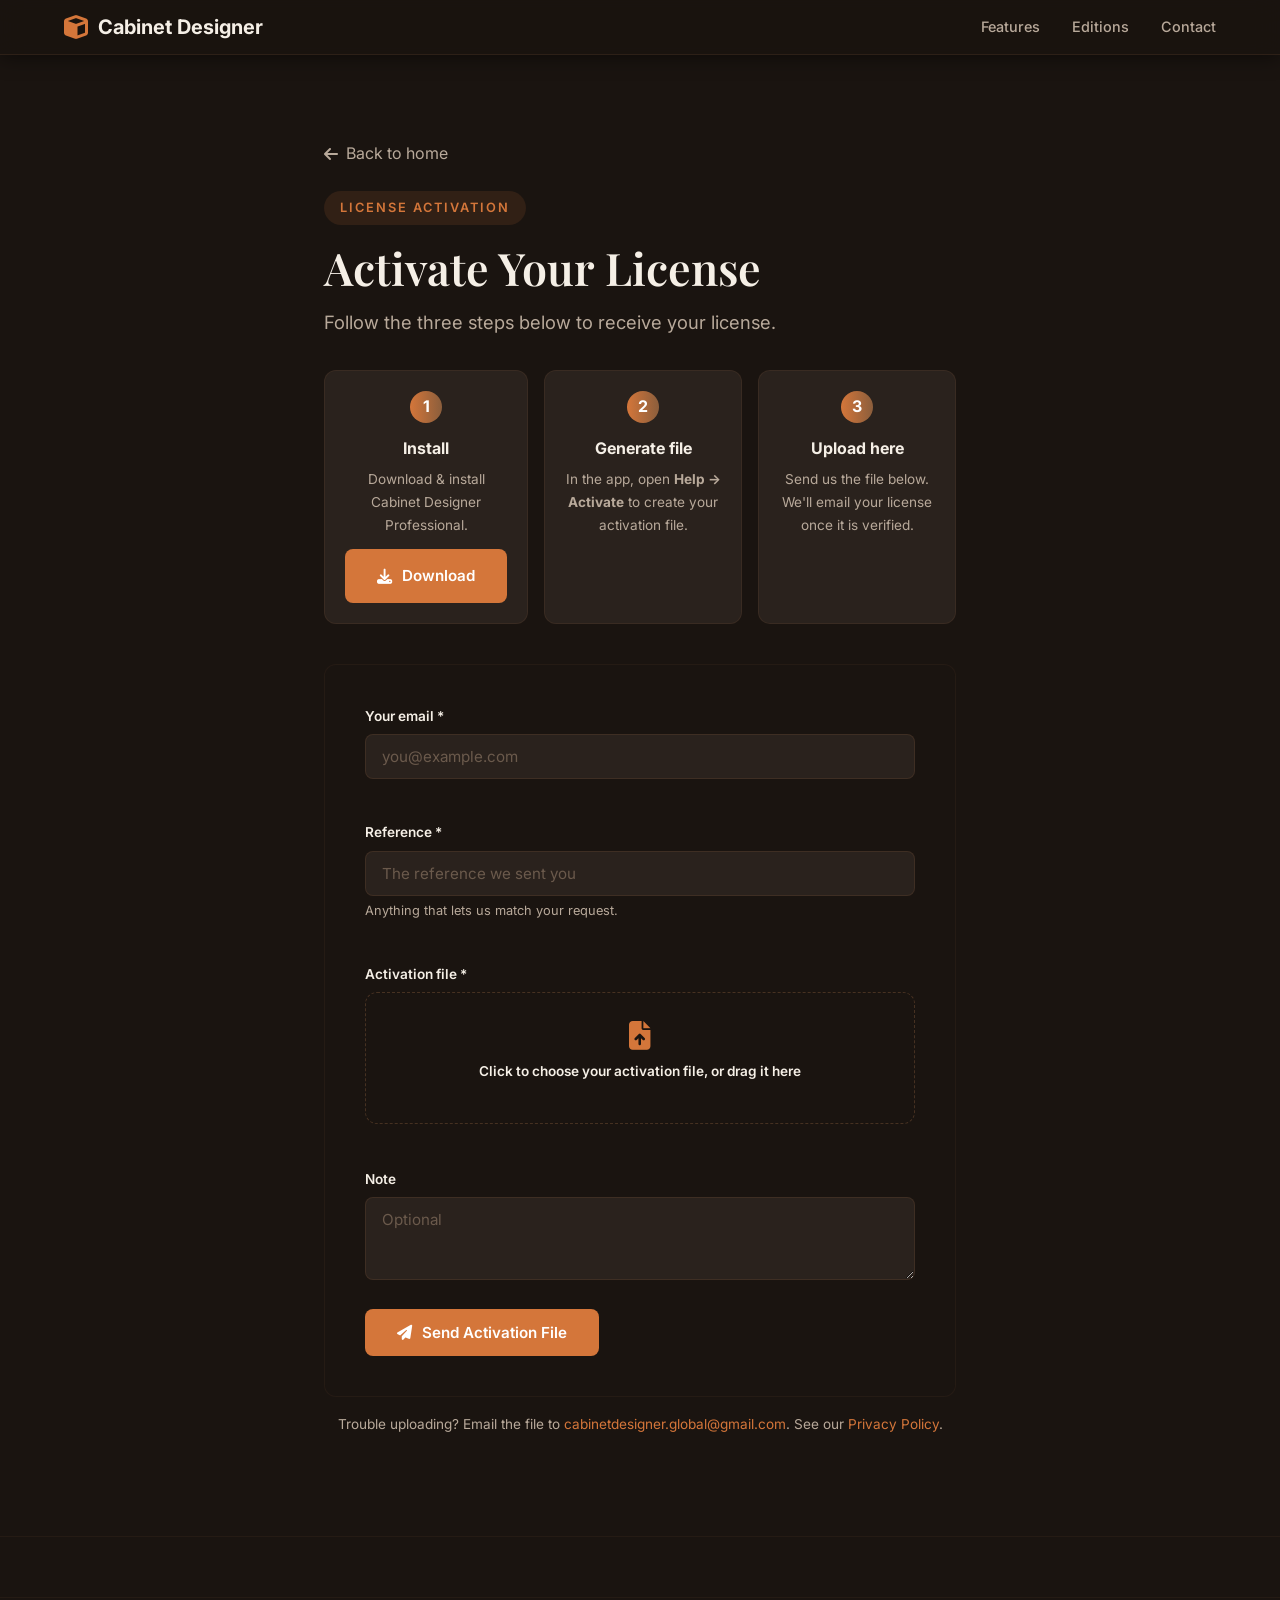
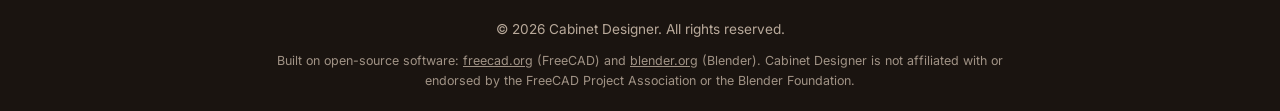
<file: activate.html>
<!DOCTYPE html>
<html lang="en">
<head>
  <meta charset="UTF-8">
  <meta name="viewport" content="width=device-width, initial-scale=1.0">
  <meta name="robots" content="noindex">
  <meta name="description" content="Activate your Cabinet Designer Professional license. Upload the activation file generated by the app after installation.">
  <title>Activate Your License — Cabinet Designer</title>
  <link rel="canonical" href="https://cabinetdesigner.uk/activate.html">
  <meta name="theme-color" content="#1a120b">
  <link rel="icon" href="data:image/svg+xml,%3Csvg xmlns='http://www.w3.org/2000/svg' viewBox='0 0 32 32'%3E%3Crect width='32' height='32' rx='6' fill='%231a120b'/%3E%3Cpath d='M16 5l9 5v12l-9 5-9-5V10z' fill='none' stroke='%23d4763a' stroke-width='2' stroke-linejoin='round'/%3E%3Cpath d='M16 5v22M7 10l9 5 9-5' fill='none' stroke='%23d4763a' stroke-width='2' stroke-linejoin='round'/%3E%3C/svg%3E">
  <link rel="preconnect" href="https://fonts.googleapis.com">
  <link rel="preconnect" href="https://fonts.gstatic.com" crossorigin>
  <link href="https://fonts.googleapis.com/css2?family=Inter:wght@400;500;600;700;800&family=Playfair+Display:ital,wght@0,600;1,500&display=swap" rel="stylesheet">
  <link rel="stylesheet" href="https://cdnjs.cloudflare.com/ajax/libs/font-awesome/6.5.1/css/all.min.css">
  <link rel="stylesheet" href="css/style.css">
  <style>
    .activate-wrap { max-width: 680px; margin: 0 auto; }
    .steps { display: grid; grid-template-columns: repeat(3, 1fr); gap: 16px; margin-bottom: 40px; }
    @media (max-width: 560px){ .steps { grid-template-columns: 1fr; } }
    .step {
      background: var(--bg-card); border: 1px solid rgba(139,94,60,0.15);
      border-radius: var(--radius); padding: 20px; text-align: center;
    }
    .step-num {
      width: 32px; height: 32px; border-radius: 50%; margin: 0 auto 12px;
      display: flex; align-items: center; justify-content: center;
      background: linear-gradient(90deg, var(--accent), var(--wood-medium));
      color: #fff; font-weight: 700;
    }
    .step h4 { font-size: 1rem; margin-bottom: 6px; }
    .step p { color: var(--text-muted); font-size: 0.85rem; }
    .file-drop {
      border: 1.5px dashed rgba(139,94,60,0.4); border-radius: var(--radius);
      padding: 28px; text-align: center; color: var(--text-muted); cursor: pointer;
      transition: all var(--transition);
    }
    .file-drop:hover, .file-drop.dragover { border-color: var(--accent); color: var(--text); }
    .file-drop i { font-size: 1.8rem; color: var(--accent); display: block; margin-bottom: 10px; }
    .file-name { margin-top: 12px; font-size: 0.9rem; color: var(--accent); }
    .back-link { display: inline-flex; align-items: center; gap: 8px; color: var(--text-muted); margin-bottom: 24px; }
    .activate-note { color: var(--text-muted); font-size: 0.85rem; margin-top: 16px; text-align: center; }
    .form-hint { display: block; color: var(--text-muted); font-size: 0.8rem; margin-top: 4px; }
  </style>
</head>
<body>

  <nav class="navbar scrolled" id="navbar">
    <div class="container nav-container">
      <a href="index.html#hero" class="nav-logo">
        <i class="fas fa-cube"></i>
        <span>Cabinet Designer</span>
      </a>
      <ul class="nav-links">
        <li><a href="index.html#features" class="nav-link">Features</a></li>
        <li><a href="index.html#editions" class="nav-link">Editions</a></li>
        <li><a href="index.html#contact" class="nav-link">Contact</a></li>
      </ul>
    </div>
  </nav>

  <section class="section" style="padding-top: 140px;">
    <div class="container activate-wrap">
      <a href="index.html" class="back-link"><i class="fas fa-arrow-left"></i> Back to home</a>

      <div class="section-header" style="text-align:left; margin-bottom:32px;">
        <span class="section-label">License Activation</span>
        <h2 style="margin-bottom:12px;">Activate Your License</h2>
        <p>Follow the three steps below to receive your license.</p>
      </div>

      <div class="steps">
        <div class="step">
          <div class="step-num">1</div>
          <h4>Install</h4>
          <p>Download &amp; install Cabinet Designer Professional.</p>
          <a href="https://github.com/Novermax/cabinet_designer/releases/download/v8.0.0/CabinetDesigner-Setup-Full-8.0.0.exe" class="btn btn-primary" style="margin-top:12px;"><i class="fas fa-download"></i> Download</a>
        </div>
        <div class="step">
          <div class="step-num">2</div>
          <h4>Generate file</h4>
          <p>In the app, open <strong>Help → Activate</strong> to create your activation file.</p>
        </div>
        <div class="step">
          <div class="step-num">3</div>
          <h4>Upload here</h4>
          <p>Send us the file below. We'll email your license once it is verified.</p>
        </div>
      </div>

      <!-- Hidden iframe target: form POSTs the file (base64) to Apps Script without a CORS issue -->
      <iframe name="hidden_iframe" id="hidden_iframe" style="display:none;"></iframe>

      <form class="contact-form" id="activateForm" novalidate
            action="https://script.google.com/macros/s/AKfycbwBr_eCBurBgWLB67oTVHHlJxTA_fxoWdV7x9fJ0n__UrcBAefE2VWuYGLpDDEfPhsu/exec"
            method="POST" target="hidden_iframe">
        <input type="hidden" name="action" value="activate">
        <input type="hidden" name="filename" id="filename">
        <input type="hidden" name="filedata" id="filedata">

        <div class="form-group">
          <label for="email">Your email *</label>
          <input type="email" id="email" name="email" placeholder="you@example.com" required>
          <span class="form-error"></span>
        </div>
        <div class="form-group">
          <label for="order">Reference *</label>
          <input type="text" id="order" name="order" placeholder="The reference we sent you" required>
          <span class="form-hint">Anything that lets us match your request.</span>
          <span class="form-error"></span>
        </div>

        <div class="form-group">
          <label>Activation file *</label>
          <label class="file-drop" id="fileDrop" for="fileInput">
            <i class="fas fa-file-arrow-up"></i>
            Click to choose your activation file, or drag it here
            <div class="file-name" id="fileNameLabel"></div>
          </label>
          <input type="file" id="fileInput" style="display:none;">
          <span class="form-error" id="fileError"></span>
        </div>

        <div class="form-group">
          <label for="note">Note</label>
          <textarea id="note" name="note" rows="3" placeholder="Optional"></textarea>
        </div>

        <button type="submit" class="btn btn-primary" id="submitBtn"><i class="fas fa-paper-plane"></i> Send Activation File</button>
        <p class="form-success" id="formSuccess"><i class="fas fa-check-circle"></i> File received! We'll verify it and email your license shortly.</p>
      </form>

      <p class="activate-note">
        Trouble uploading? Email the file to
        <a href="mailto:cabinetdesigner.global@gmail.com">cabinetdesigner.global@gmail.com</a>.
        See our <a href="privacy.html">Privacy Policy</a>.
      </p>
    </div>
  </section>

  <footer class="footer">
    <div class="footer-bottom">
      <p>&copy; 2026 Cabinet Designer. All rights reserved.</p>
      <p class="footer-oss">Built on open-source software: <a href="https://www.freecad.org" target="_blank" rel="noopener">freecad.org</a> (FreeCAD) and <a href="https://www.blender.org" target="_blank" rel="noopener">blender.org</a> (Blender). Cabinet Designer is not affiliated with or endorsed by the FreeCAD Project Association or the Blender Foundation.</p>
    </div>
  </footer>

  <script>
    (function () {
      var form = document.getElementById('activateForm');
      var fileInput = document.getElementById('fileInput');
      var fileDrop = document.getElementById('fileDrop');
      var fileNameLabel = document.getElementById('fileNameLabel');
      var filenameField = document.getElementById('filename');
      var filedataField = document.getElementById('filedata');
      var success = document.getElementById('formSuccess');
      var submitBtn = document.getElementById('submitBtn');
      var iframe = document.getElementById('hidden_iframe');
      var chosenFile = null;
      var submitted = false;

      var MAX_BYTES = 5 * 1024 * 1024; // 5 MB safety cap
      var endpointConfigured = form.getAttribute('action').indexOf('script.google.com') !== -1;

      // Prefill order/email from query params (e.g. ?email=&order=), so the
      // link we mail the customer can arrive already filled in.
      var params = new URLSearchParams(location.search);
      if (params.get('email')) document.getElementById('email').value = params.get('email');
      if (params.get('order')) document.getElementById('order').value = params.get('order');

      function pickFile(f) {
        chosenFile = f;
        fileNameLabel.textContent = f ? f.name + ' (' + Math.ceil(f.size / 1024) + ' KB)' : '';
      }
      fileInput.addEventListener('change', function () { pickFile(fileInput.files[0]); });
      ['dragover', 'dragenter'].forEach(function (ev) {
        fileDrop.addEventListener(ev, function (e) { e.preventDefault(); fileDrop.classList.add('dragover'); });
      });
      ['dragleave', 'drop'].forEach(function (ev) {
        fileDrop.addEventListener(ev, function (e) { e.preventDefault(); fileDrop.classList.remove('dragover'); });
      });
      fileDrop.addEventListener('drop', function (e) {
        if (e.dataTransfer.files.length) { pickFile(e.dataTransfer.files[0]); }
      });

      function showError(id, msg) {
        var input = document.getElementById(id);
        var g = input.closest('.form-group');
        g.classList.add('error');
        var e = g.querySelector('.form-error');
        if (e) e.textContent = msg;
      }
      function clearErrors() {
        form.querySelectorAll('.form-group.error').forEach(function (g) { g.classList.remove('error'); });
        form.querySelectorAll('.form-error').forEach(function (e) { e.textContent = ''; });
      }

      form.addEventListener('submit', function (e) {
        e.preventDefault();
        clearErrors();
        var ok = true;
        var email = document.getElementById('email');
        var order = document.getElementById('order');
        if (!email.value.trim() || !/^[^\s@]+@[^\s@]+\.[^\s@]+$/.test(email.value.trim())) {
          showError('email', 'Enter a valid email.'); ok = false;
        }
        if (!order.value.trim()) { showError('order', 'Reference required.'); ok = false; }
        if (!chosenFile) { document.getElementById('fileError').textContent = 'Please choose your activation file.'; ok = false; }
        if (chosenFile && chosenFile.size > MAX_BYTES) {
          document.getElementById('fileError').textContent = 'File too large (max 5 MB).'; ok = false;
        }
        if (!ok) return;

        var reader = new FileReader();
        reader.onload = function () {
          var base64 = String(reader.result).split(',')[1] || '';
          filenameField.value = chosenFile.name;
          filedataField.value = base64;

          if (!endpointConfigured) {
            // No backend yet: guide the user to email the file instead.
            alert('Upload endpoint not configured yet. Please email your activation file to cabinetdesigner.global@gmail.com — thank you.');
            location.href = 'mailto:cabinetdesigner.global@gmail.com?subject=' +
              encodeURIComponent('Activation file - ' + order.value.trim()) +
              '&body=' + encodeURIComponent('Email: ' + email.value.trim() + '\nReference: ' + order.value.trim() +
              '\n(Please attach the activation file: ' + chosenFile.name + ')');
            return;
          }

          submitted = true;
          submitBtn.disabled = true;
          submitBtn.innerHTML = '<i class="fas fa-spinner fa-spin"></i> Uploading…';
          form.submit(); // posts to the hidden iframe
        };
        reader.readAsDataURL(chosenFile);
      });

      iframe.addEventListener('load', function () {
        if (!submitted) return;
        success.classList.add('visible');
        submitBtn.disabled = false;
        submitBtn.innerHTML = '<i class="fas fa-paper-plane"></i> Send Activation File';
        submitted = false;
      });
    })();
  </script>
</body>
</html>
</file>
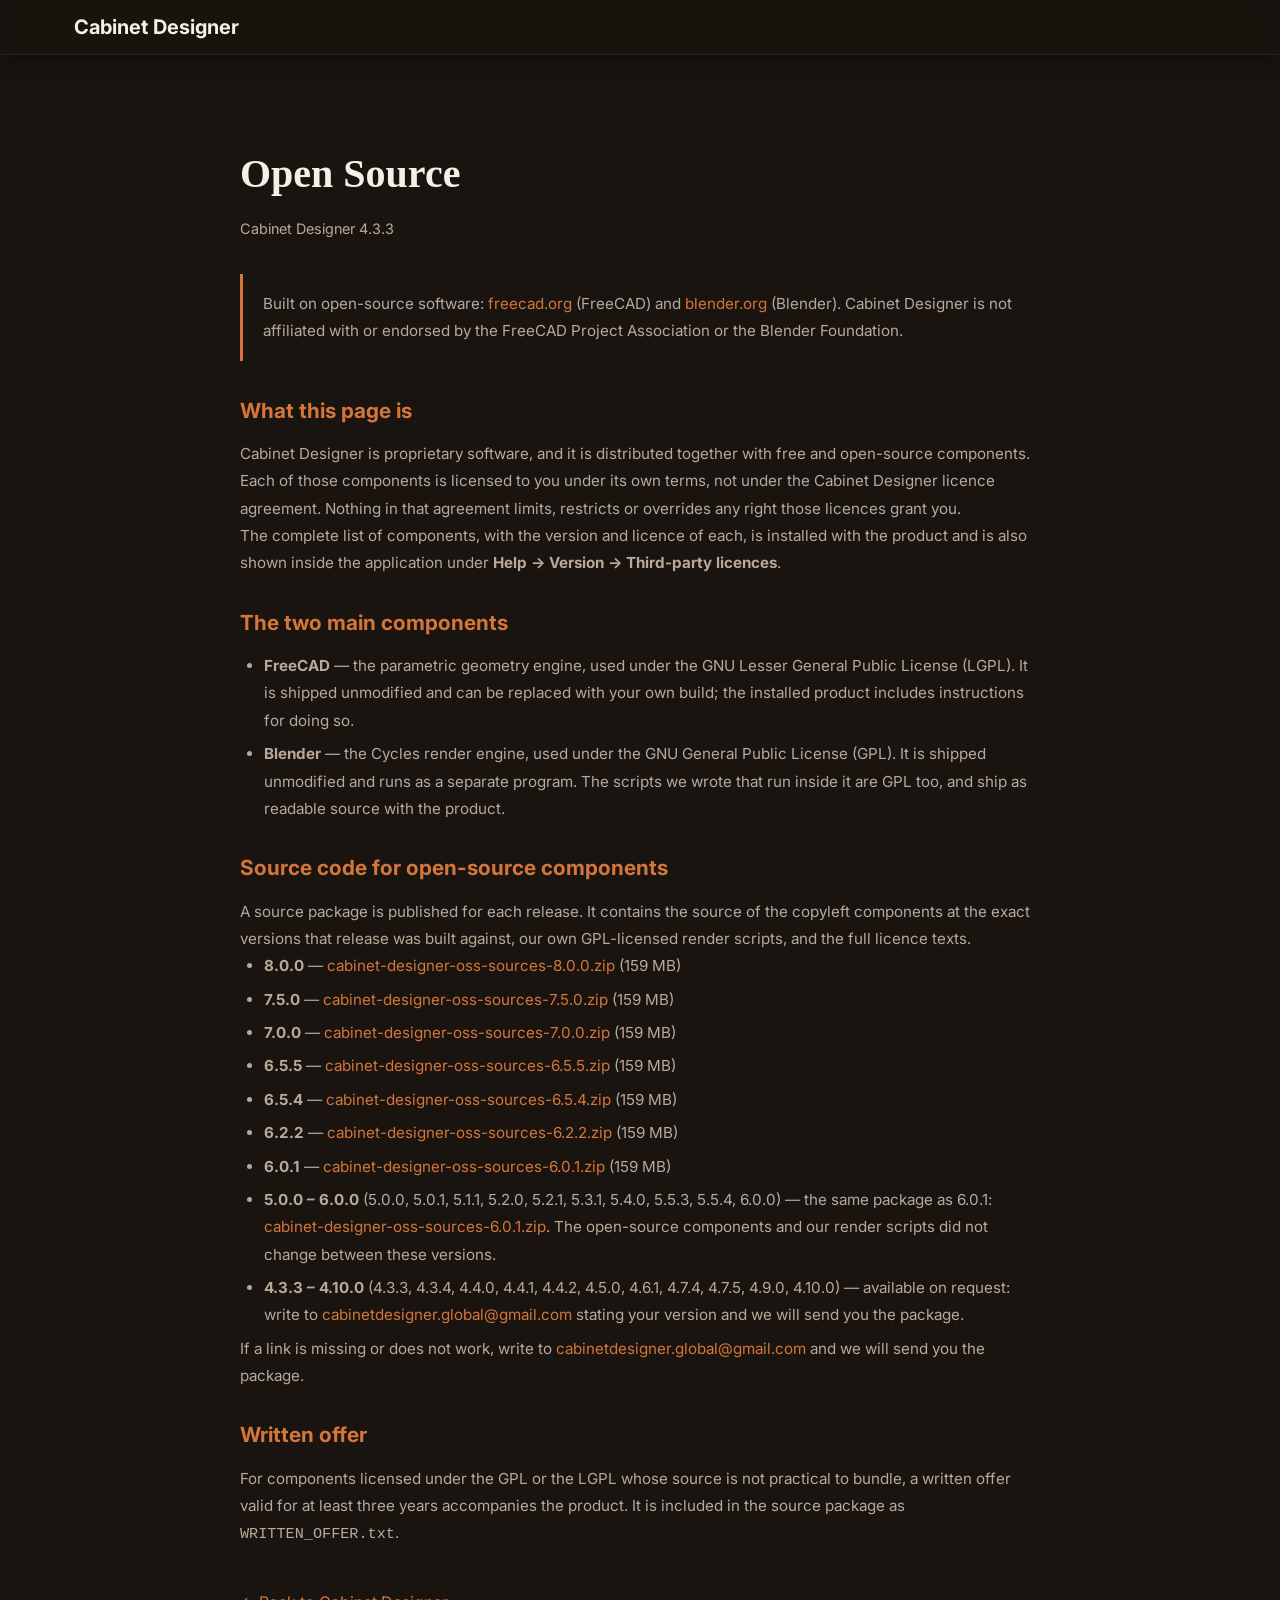
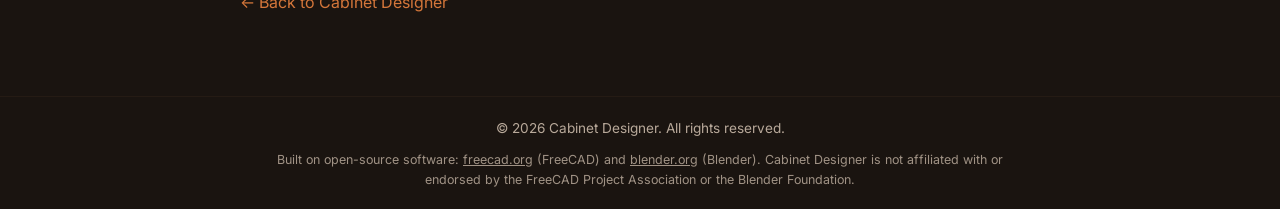
<file: opensource.html>
<!DOCTYPE html>
<html lang="en">
<head>
  <meta charset="UTF-8">
  <meta name="viewport" content="width=device-width, initial-scale=1.0">
  <meta name="description" content="Open-source software used by Cabinet Designer: FreeCAD and Blender, the licences that apply, and where to get the corresponding source code.">
  <title>Open Source — Cabinet Designer</title>
  <link rel="canonical" href="https://cabinetdesigner.uk/opensource.html">
  <link rel="preconnect" href="https://fonts.googleapis.com">
  <link href="https://fonts.googleapis.com/css2?family=Inter:wght@400;500;600;700&display=swap" rel="stylesheet">
  <link rel="stylesheet" href="css/style.css">
  <style>
    .legal-page { padding: 140px 0 80px; max-width: 800px; margin: 0 auto; }
    .legal-page h1 { font-family: 'Playfair Display', serif; font-size: 2.5rem; margin-bottom: 8px; }
    .legal-page .date { color: var(--text-muted); font-size: 0.9rem; margin-bottom: 32px; }
    .legal-page h2 { font-size: 1.3rem; margin: 28px 0 12px; color: var(--accent); }
    .legal-page p, .legal-page li { color: var(--text-muted); font-size: 0.95rem; line-height: 1.8; }
    .legal-page ul { padding-left: 24px; }
    .legal-page li { margin-bottom: 6px; }
    .legal-page .back { display: inline-block; margin-top: 40px; color: var(--accent); }
    .legal-page .credit { font-size: 0.95rem; line-height: 1.8; padding: 16px 20px;
      border-left: 3px solid var(--accent); margin-bottom: 32px; }
  </style>
</head>
<body>
  <nav class="navbar scrolled">
    <div class="container nav-container">
      <a href="index.html" class="nav-logo"><i class="fas fa-cube"></i> <span>Cabinet Designer</span></a>
    </div>
  </nav>
  <div class="container legal-page">
    <h1>Open Source</h1>
    <p class="date">Cabinet Designer 4.3.3</p>

    <p class="credit">Built on open-source software:
      <a href="https://www.freecad.org" target="_blank" rel="noopener">freecad.org</a> (FreeCAD) and
      <a href="https://www.blender.org" target="_blank" rel="noopener">blender.org</a> (Blender).
      Cabinet Designer is not affiliated with or endorsed by the FreeCAD Project
      Association or the Blender Foundation.</p>

    <h2>What this page is</h2>
    <p>Cabinet Designer is proprietary software, and it is distributed together
      with free and open-source components. Each of those components is licensed
      to you under its own terms, not under the Cabinet Designer licence
      agreement. Nothing in that agreement limits, restricts or overrides any
      right those licences grant you.</p>
    <p>The complete list of components, with the version and licence of each,
      is installed with the product and is also shown inside the application
      under <strong>Help&nbsp;&rarr;&nbsp;Version&nbsp;&rarr;&nbsp;Third-party
      licences</strong>.</p>

    <h2>The two main components</h2>
    <ul>
      <li><strong>FreeCAD</strong> — the parametric geometry engine, used under
        the GNU Lesser General Public License (LGPL). It is shipped unmodified
        and can be replaced with your own build; the installed product includes
        instructions for doing so.</li>
      <li><strong>Blender</strong> — the Cycles render engine, used under the
        GNU General Public License (GPL). It is shipped unmodified and runs as a
        separate program. The scripts we wrote that run inside it are GPL too,
        and ship as readable source with the product.</li>
    </ul>

    <h2>Source code for open-source components</h2>
    <p>A source package is published for each release. It contains the source of
      the copyleft components at the exact versions that release was built
      against, our own GPL-licensed render scripts, and the full licence texts.</p>
    <ul>
      <li><strong>8.0.0</strong> —
        <a href="https://github.com/Novermax/cabinet_designer/releases/download/oss-sources/cabinet-designer-oss-sources-8.0.0.zip">cabinet-designer-oss-sources-8.0.0.zip</a>
        (159&nbsp;MB)</li>
      <li><strong>7.5.0</strong> —
        <a href="https://github.com/Novermax/cabinet_designer/releases/download/oss-sources/cabinet-designer-oss-sources-7.5.0.zip">cabinet-designer-oss-sources-7.5.0.zip</a>
        (159&nbsp;MB)</li>
      <li><strong>7.0.0</strong> —
        <a href="https://github.com/Novermax/cabinet_designer/releases/download/oss-sources/cabinet-designer-oss-sources-7.0.0.zip">cabinet-designer-oss-sources-7.0.0.zip</a>
        (159&nbsp;MB)</li>
      <li><strong>6.5.5</strong> —
        <a href="https://github.com/Novermax/cabinet_designer/releases/download/oss-sources/cabinet-designer-oss-sources-6.5.5.zip">cabinet-designer-oss-sources-6.5.5.zip</a>
        (159&nbsp;MB)</li>
      <li><strong>6.5.4</strong> —
        <a href="https://github.com/Novermax/cabinet_designer/releases/download/oss-sources/cabinet-designer-oss-sources-6.5.4.zip">cabinet-designer-oss-sources-6.5.4.zip</a>
        (159&nbsp;MB)</li>
      <li><strong>6.2.2</strong> —
        <a href="https://github.com/Novermax/cabinet_designer/releases/download/oss-sources/cabinet-designer-oss-sources-6.2.2.zip">cabinet-designer-oss-sources-6.2.2.zip</a>
        (159&nbsp;MB)</li>
      <li><strong>6.0.1</strong> —
        <a href="https://github.com/Novermax/cabinet_designer/releases/download/oss-sources/cabinet-designer-oss-sources-6.0.1.zip">cabinet-designer-oss-sources-6.0.1.zip</a>
        (159&nbsp;MB)</li>
      <li><strong>5.0.0 &ndash; 6.0.0</strong> (5.0.0, 5.0.1, 5.1.1, 5.2.0, 5.2.1,
        5.3.1, 5.4.0, 5.5.3, 5.5.4, 6.0.0) &mdash; the same package as 6.0.1:
        <a href="https://github.com/Novermax/cabinet_designer/releases/download/oss-sources/cabinet-designer-oss-sources-6.0.1.zip">cabinet-designer-oss-sources-6.0.1.zip</a>.
        The open-source components and our render scripts did not change
        between these versions.</li>
      <li><strong>4.3.3 &ndash; 4.10.0</strong> (4.3.3, 4.3.4, 4.4.0, 4.4.1, 4.4.2,
        4.5.0, 4.6.1, 4.7.4, 4.7.5, 4.9.0, 4.10.0) &mdash; available on request:
        write to
        <a href="mailto:cabinetdesigner.global@gmail.com">cabinetdesigner.global@gmail.com</a>
        stating your version and we will send you the package.</li>
    </ul>
    <!-- The newest version keeps its own entry (rilascia_sito.py adds one per
         release, on top). All packages live on ONE GitHub release under the
         fixed tag "oss-sources"; the version is carried by the file name.
         Never delete the older attachments: the written offer runs for three
         years. 5.0.0-6.0.1 share identical content (same manifest, same
         blender_bridge); 4.3.3-4.10.0 shipped the blender_render.py before
         bb1ec18 (2026-09-25) and are served on request. -->
    <p>If a link is missing or does not work, write to
      <a href="mailto:cabinetdesigner.global@gmail.com">cabinetdesigner.global@gmail.com</a>
      and we will send you the package.</p>

    <h2>Written offer</h2>
    <p>For components licensed under the GPL or the LGPL whose source is not
      practical to bundle, a written offer valid for at least three years
      accompanies the product. It is included in the source package as
      <code>WRITTEN_OFFER.txt</code>.</p>

    <a href="index.html" class="back">&larr; Back to Cabinet Designer</a>
  </div>
  <footer class="footer" style="border-top: none; padding-top: 0;">
    <div class="footer-bottom"><p>&copy; 2026 Cabinet Designer. All rights reserved.</p>
      <p class="footer-oss">Built on open-source software: <a href="https://www.freecad.org" target="_blank" rel="noopener">freecad.org</a> (FreeCAD) and <a href="https://www.blender.org" target="_blank" rel="noopener">blender.org</a> (Blender). Cabinet Designer is not affiliated with or endorsed by the FreeCAD Project Association or the Blender Foundation.</p></div>
  </footer>
</body>
</html>
</file>
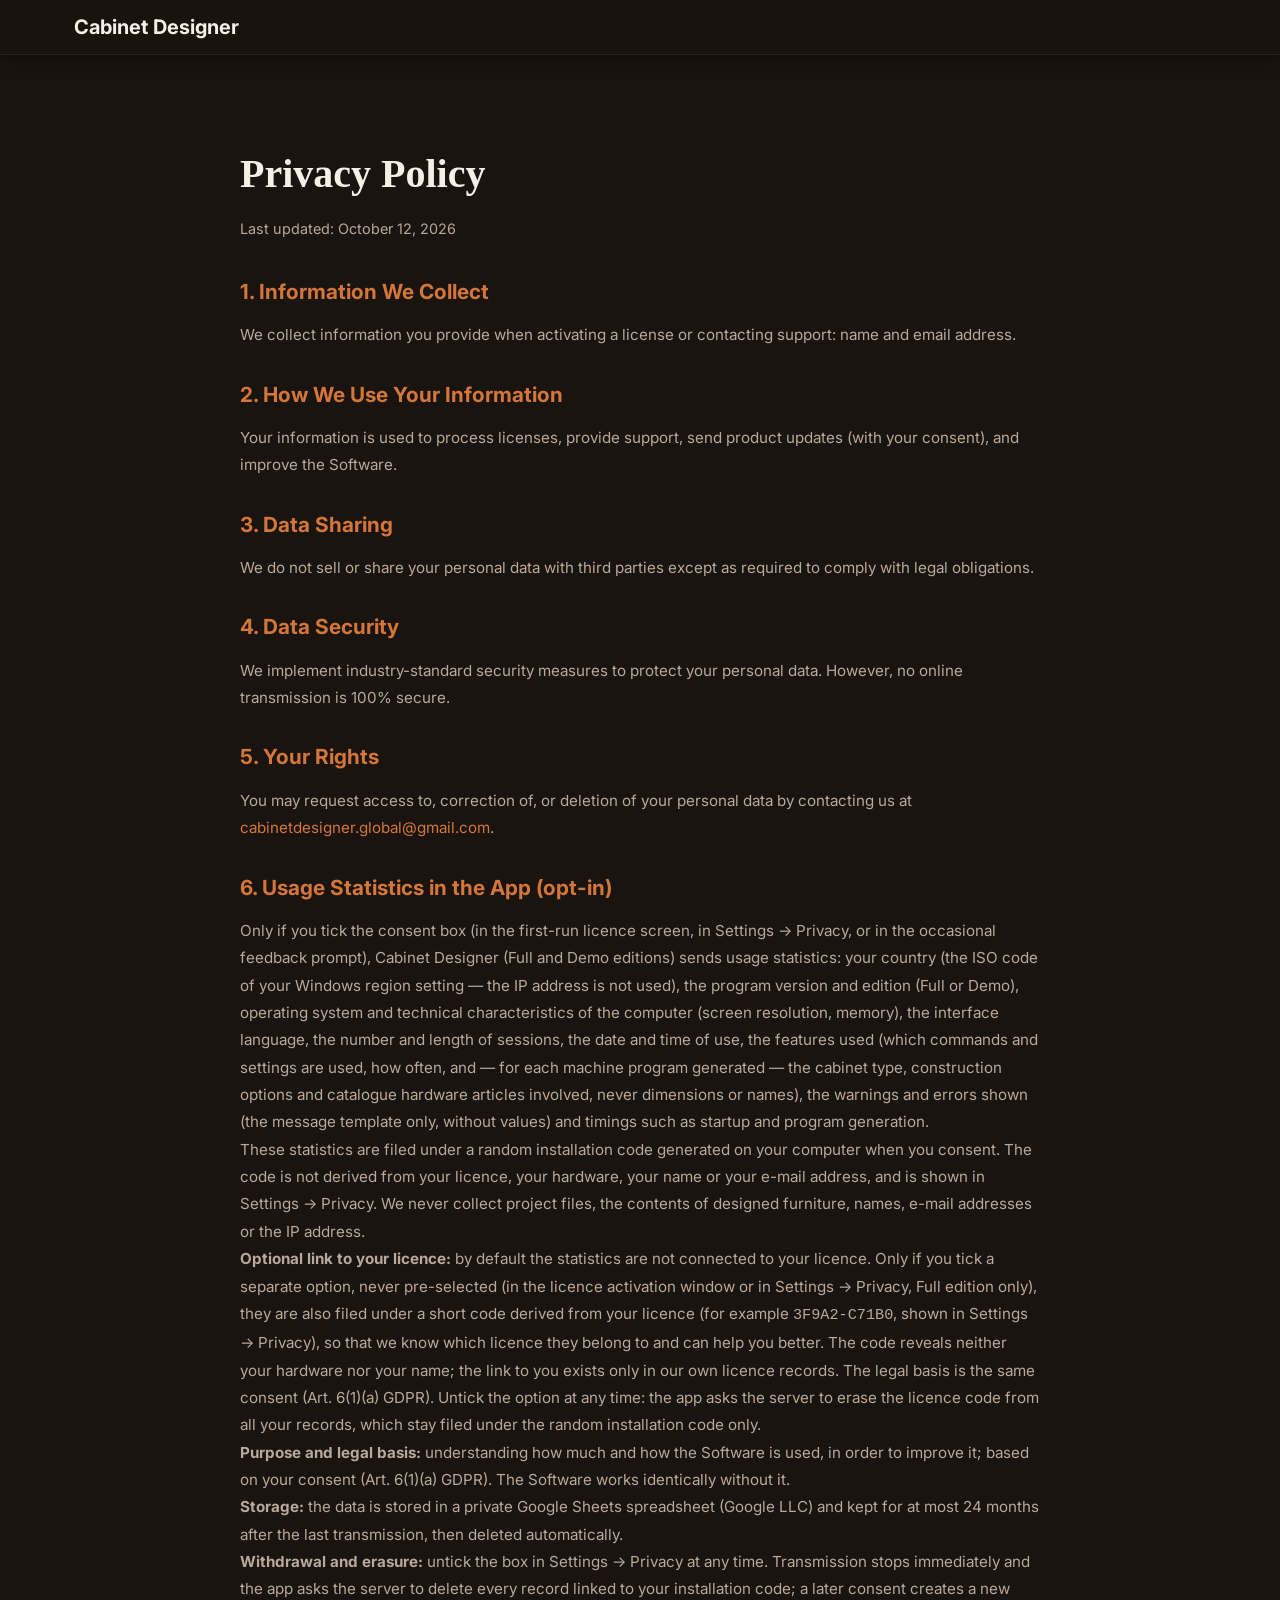
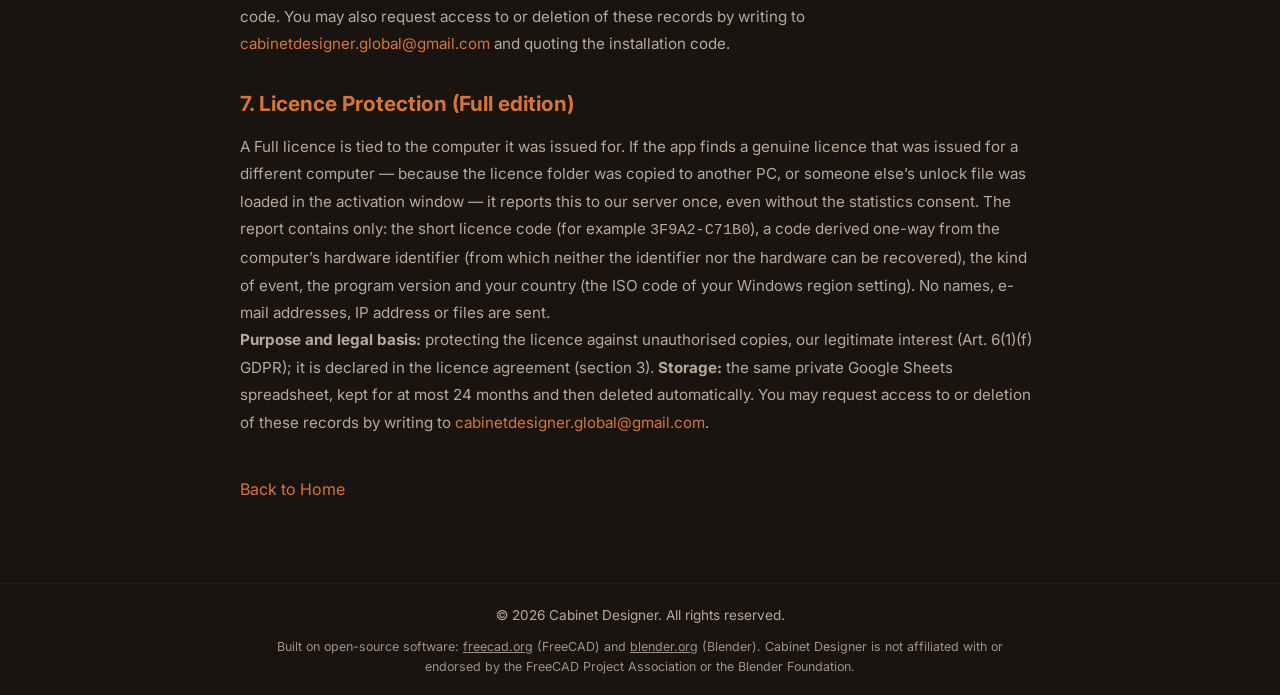
<file: privacy.html>
<!DOCTYPE html>
<html lang="en">
<head>
  <meta charset="UTF-8">
  <meta name="viewport" content="width=device-width, initial-scale=1.0">
  <meta name="description" content="How Cabinet Designer handles your data: what the licence activation and update checks send, what is stored, and how to contact us about it.">
  <title>Privacy Policy — Cabinet Designer</title>
  <link rel="canonical" href="https://cabinetdesigner.uk/privacy.html">
  <link rel="preconnect" href="https://fonts.googleapis.com">
  <link href="https://fonts.googleapis.com/css2?family=Inter:wght@400;500;600;700&display=swap" rel="stylesheet">
  <link rel="stylesheet" href="css/style.css">
  <style>
    .legal-page { padding: 140px 0 80px; max-width: 800px; margin: 0 auto; }
    .legal-page h1 { font-family: 'Playfair Display', serif; font-size: 2.5rem; margin-bottom: 8px; }
    .legal-page .date { color: var(--text-muted); font-size: 0.9rem; margin-bottom: 32px; }
    .legal-page h2 { font-size: 1.3rem; margin: 28px 0 12px; color: var(--accent); }
    .legal-page p, .legal-page li { color: var(--text-muted); font-size: 0.95rem; line-height: 1.8; }
    .legal-page ul { padding-left: 24px; }
    .legal-page li { margin-bottom: 6px; }
    .legal-page .back { display: inline-block; margin-top: 40px; color: var(--accent); }
  </style>
</head>
<body>
  <nav class="navbar scrolled">
    <div class="container nav-container">
      <a href="index.html" class="nav-logo"><i class="fas fa-cube"></i> <span>Cabinet Designer</span></a>
    </div>
  </nav>
  <div class="container legal-page">
    <h1>Privacy Policy</h1>
    <p class="date">Last updated: October 12, 2026</p>

    <h2>1. Information We Collect</h2>
    <p>We collect information you provide when activating a license or contacting support: name and email address.</p>

    <h2>2. How We Use Your Information</h2>
    <p>Your information is used to process licenses, provide support, send product updates (with your consent), and improve the Software.</p>

    <h2>3. Data Sharing</h2>
    <p>We do not sell or share your personal data with third parties except as required to comply with legal obligations.</p>

    <h2>4. Data Security</h2>
    <p>We implement industry-standard security measures to protect your personal data. However, no online transmission is 100% secure.</p>

    <h2>5. Your Rights</h2>
    <p>You may request access to, correction of, or deletion of your personal data by contacting us at <a href="mailto:cabinetdesigner.global@gmail.com">cabinetdesigner.global@gmail.com</a>.</p>

    <h2>6. Usage Statistics in the App (opt-in)</h2>
    <p>Only if you tick the consent box (in the first-run licence screen, in Settings &rarr; Privacy, or in the occasional feedback prompt), Cabinet Designer (Full and Demo editions) sends usage statistics: your country (the ISO code of your Windows region setting &mdash; the IP address is not used), the program version and edition (Full or Demo), operating system and technical characteristics of the computer (screen resolution, memory), the interface language, the number and length of sessions, the date and time of use, the features used (which commands and settings are used, how often, and &mdash; for each machine program generated &mdash; the cabinet type, construction options and catalogue hardware articles involved, never dimensions or names), the warnings and errors shown (the message template only, without values) and timings such as startup and program generation.</p>
    <p>These statistics are filed under a random installation code generated on your computer when you consent. The code is not derived from your licence, your hardware, your name or your e-mail address, and is shown in Settings &rarr; Privacy. We never collect project files, the contents of designed furniture, names, e-mail addresses or the IP address.</p>
    <p><strong>Optional link to your licence:</strong> by default the statistics are not connected to your licence. Only if you tick a separate option, never pre-selected (in the licence activation window or in Settings &rarr; Privacy, Full edition only), they are also filed under a short code derived from your licence (for example <code>3F9A2-C71B0</code>, shown in Settings &rarr; Privacy), so that we know which licence they belong to and can help you better. The code reveals neither your hardware nor your name; the link to you exists only in our own licence records. The legal basis is the same consent (Art.&nbsp;6(1)(a) GDPR). Untick the option at any time: the app asks the server to erase the licence code from all your records, which stay filed under the random installation code only.</p>
    <p><strong>Purpose and legal basis:</strong> understanding how much and how the Software is used, in order to improve it; based on your consent (Art.&nbsp;6(1)(a) GDPR). The Software works identically without it.</p>
    <p><strong>Storage:</strong> the data is stored in a private Google Sheets spreadsheet (Google LLC) and kept for at most 24 months after the last transmission, then deleted automatically.</p>
    <p><strong>Withdrawal and erasure:</strong> untick the box in Settings &rarr; Privacy at any time. Transmission stops immediately and the app asks the server to delete every record linked to your installation code; a later consent creates a new code. You may also request access to or deletion of these records by writing to <a href="mailto:cabinetdesigner.global@gmail.com">cabinetdesigner.global@gmail.com</a> and quoting the installation code.</p>

    <h2>7. Licence Protection (Full edition)</h2>
    <p>A Full licence is tied to the computer it was issued for. If the app finds a genuine licence that was issued for a different computer &mdash; because the licence folder was copied to another PC, or someone else&rsquo;s unlock file was loaded in the activation window &mdash; it reports this to our server once, even without the statistics consent. The report contains only: the short licence code (for example <code>3F9A2-C71B0</code>), a code derived one-way from the computer&rsquo;s hardware identifier (from which neither the identifier nor the hardware can be recovered), the kind of event, the program version and your country (the ISO code of your Windows region setting). No names, e-mail addresses, IP address or files are sent.</p>
    <p><strong>Purpose and legal basis:</strong> protecting the licence against unauthorised copies, our legitimate interest (Art.&nbsp;6(1)(f) GDPR); it is declared in the licence agreement (section 3). <strong>Storage:</strong> the same private Google Sheets spreadsheet, kept for at most 24 months and then deleted automatically. You may request access to or deletion of these records by writing to <a href="mailto:cabinetdesigner.global@gmail.com">cabinetdesigner.global@gmail.com</a>.</p>

    <a href="index.html" class="back"><i class="fas fa-arrow-left"></i> Back to Home</a>
  </div>
  <footer class="footer" style="border-top: none; padding-top: 0;">
    <div class="footer-bottom"><p>&copy; 2026 Cabinet Designer. All rights reserved.</p>
      <p class="footer-oss">Built on open-source software: <a href="https://www.freecad.org" target="_blank" rel="noopener">freecad.org</a> (FreeCAD) and <a href="https://www.blender.org" target="_blank" rel="noopener">blender.org</a> (Blender). Cabinet Designer is not affiliated with or endorsed by the FreeCAD Project Association or the Blender Foundation.</p></div>
  </footer>
</body>
</html>
</file>
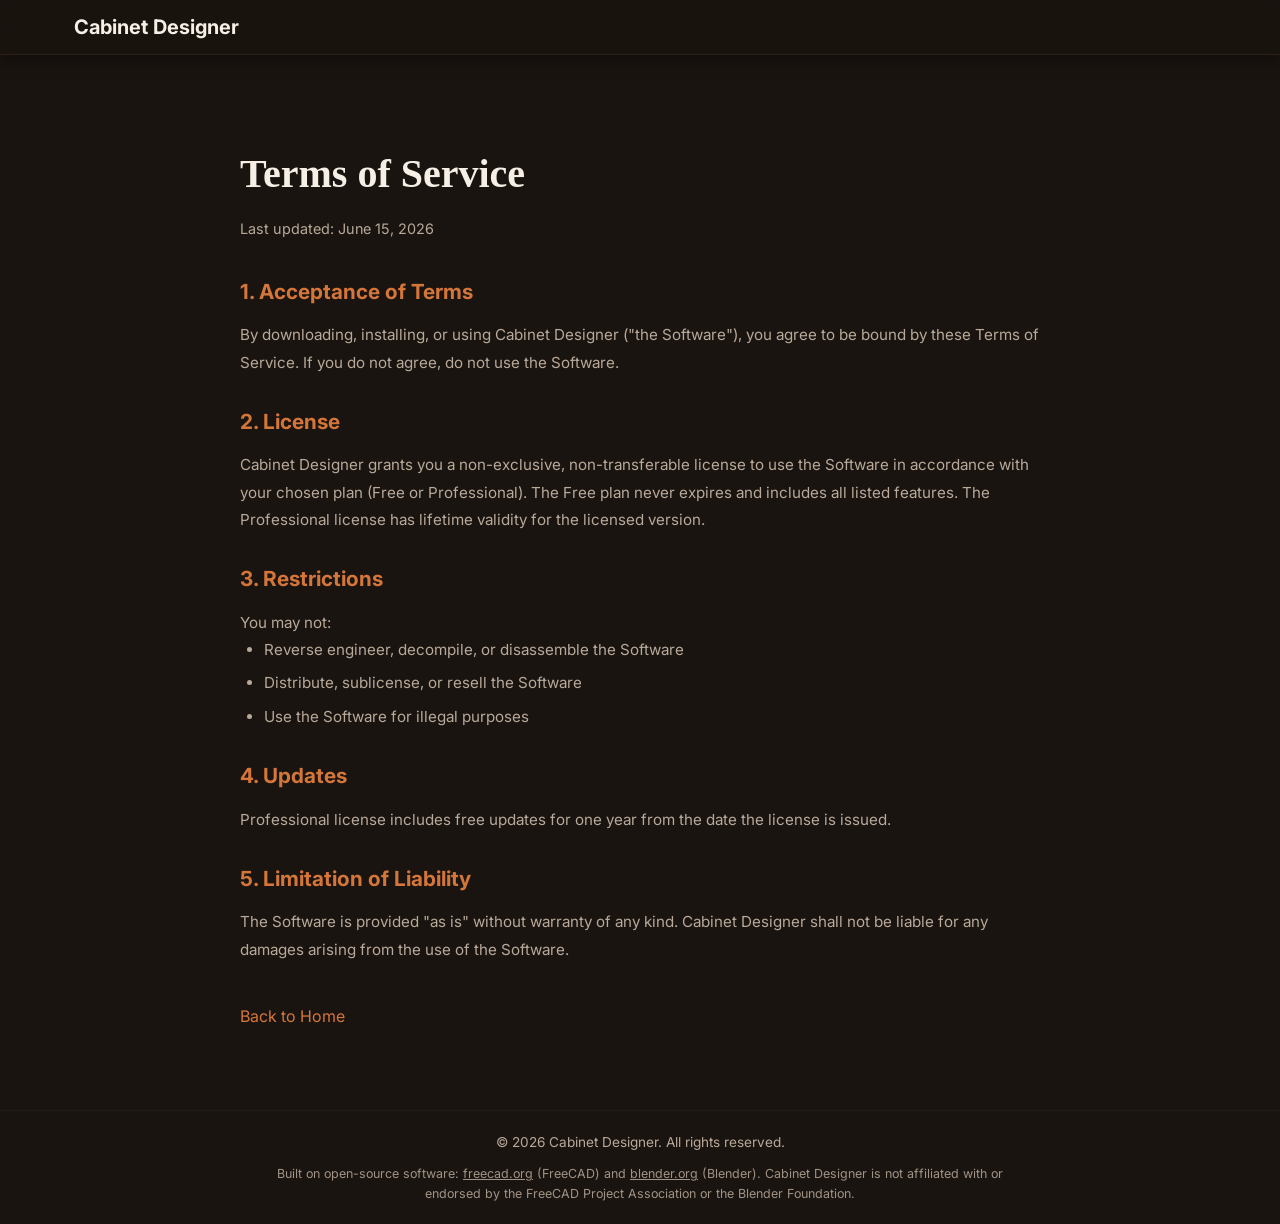
<file: terms.html>
<!DOCTYPE html>
<html lang="en">
<head>
  <meta charset="UTF-8">
  <meta name="viewport" content="width=device-width, initial-scale=1.0">
  <meta name="description" content="Cabinet Designer licence terms: what a lifetime Professional licence covers, the free-trial limits, permitted use and liability.">
  <title>Terms of Service — Cabinet Designer</title>
  <link rel="canonical" href="https://cabinetdesigner.uk/terms.html">
  <link rel="preconnect" href="https://fonts.googleapis.com">
  <link href="https://fonts.googleapis.com/css2?family=Inter:wght@400;500;600;700&display=swap" rel="stylesheet">
  <link rel="stylesheet" href="css/style.css">
  <style>
    .legal-page { padding: 140px 0 80px; max-width: 800px; margin: 0 auto; }
    .legal-page h1 { font-family: 'Playfair Display', serif; font-size: 2.5rem; margin-bottom: 8px; }
    .legal-page .date { color: var(--text-muted); font-size: 0.9rem; margin-bottom: 32px; }
    .legal-page h2 { font-size: 1.3rem; margin: 28px 0 12px; color: var(--accent); }
    .legal-page p, .legal-page li { color: var(--text-muted); font-size: 0.95rem; line-height: 1.8; }
    .legal-page ul { padding-left: 24px; }
    .legal-page li { margin-bottom: 6px; }
    .legal-page .back { display: inline-block; margin-top: 40px; color: var(--accent); }
  </style>
</head>
<body>
  <nav class="navbar scrolled">
    <div class="container nav-container">
      <a href="index.html" class="nav-logo"><i class="fas fa-cube"></i> <span>Cabinet Designer</span></a>
    </div>
  </nav>
  <div class="container legal-page">
    <h1>Terms of Service</h1>
    <p class="date">Last updated: June 15, 2026</p>

    <h2>1. Acceptance of Terms</h2>
    <p>By downloading, installing, or using Cabinet Designer ("the Software"), you agree to be bound by these Terms of Service. If you do not agree, do not use the Software.</p>

    <h2>2. License</h2>
    <p>Cabinet Designer grants you a non-exclusive, non-transferable license to use the Software in accordance with your chosen plan (Free or Professional). The Free plan never expires and includes all listed features. The Professional license has lifetime validity for the licensed version.</p>

    <h2>3. Restrictions</h2>
    <p>You may not:</p>
    <ul>
      <li>Reverse engineer, decompile, or disassemble the Software</li>
      <li>Distribute, sublicense, or resell the Software</li>
      <li>Use the Software for illegal purposes</li>
    </ul>

    <h2>4. Updates</h2>
    <p>Professional license includes free updates for one year from the date the license is issued.</p>

    <h2>5. Limitation of Liability</h2>
    <p>The Software is provided "as is" without warranty of any kind. Cabinet Designer shall not be liable for any damages arising from the use of the Software.</p>

    <a href="index.html" class="back"><i class="fas fa-arrow-left"></i> Back to Home</a>
  </div>
  <footer class="footer" style="border-top: none; padding-top: 0;">
    <div class="footer-bottom"><p>&copy; 2026 Cabinet Designer. All rights reserved.</p>
      <p class="footer-oss">Built on open-source software: <a href="https://www.freecad.org" target="_blank" rel="noopener">freecad.org</a> (FreeCAD) and <a href="https://www.blender.org" target="_blank" rel="noopener">blender.org</a> (Blender). Cabinet Designer is not affiliated with or endorsed by the FreeCAD Project Association or the Blender Foundation.</p></div>
  </footer>
</body>
</html>
</file>
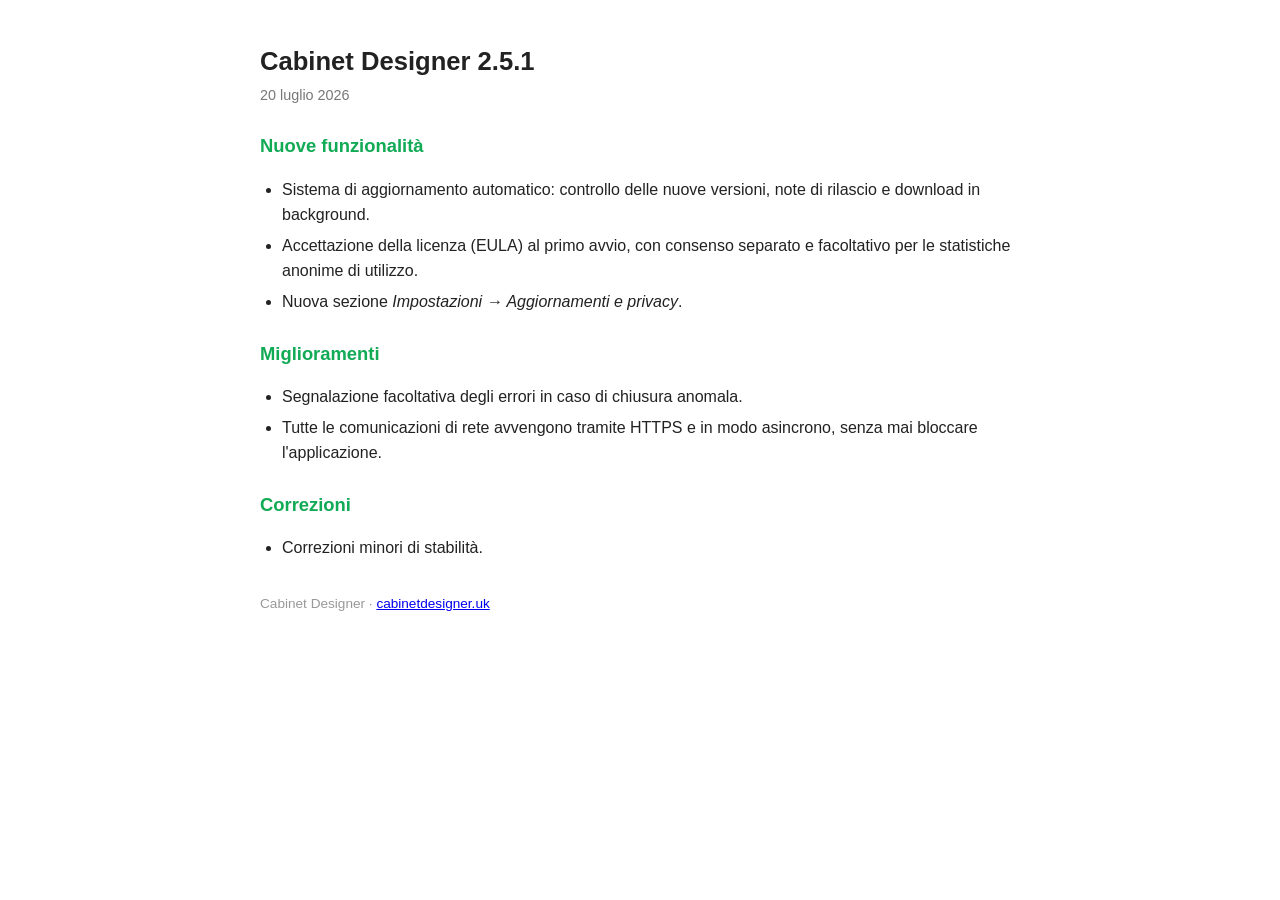
<file: updates/release_2_5_1.html>
<!DOCTYPE html>
<html lang="it">
<head>
  <meta charset="utf-8">
  <meta name="viewport" content="width=device-width, initial-scale=1">
  <title>Cabinet Designer 2.5.1 — Note di rilascio</title>
  <style>
    body { font-family: -apple-system, Segoe UI, Roboto, Arial, sans-serif;
           max-width: 760px; margin: 0 auto; padding: 24px; color: #222;
           line-height: 1.6; }
    h1 { font-size: 1.6rem; margin-bottom: 2px; }
    .date { color: #777; font-size: 0.9rem; margin-bottom: 24px; }
    h2 { font-size: 1.15rem; margin: 24px 0 8px; color: #1a5; }
    ul { padding-left: 22px; }
    li { margin-bottom: 5px; }
    .footer { margin-top: 32px; color: #999; font-size: 0.85rem; }
  </style>
</head>
<body>
  <h1>Cabinet Designer 2.5.1</h1>
  <div class="date">20 luglio 2026</div>

  <h2>Nuove funzionalità</h2>
  <ul>
    <li>Sistema di aggiornamento automatico: controllo delle nuove versioni,
        note di rilascio e download in background.</li>
    <li>Accettazione della licenza (EULA) al primo avvio, con consenso
        separato e facoltativo per le statistiche anonime di utilizzo.</li>
    <li>Nuova sezione <em>Impostazioni → Aggiornamenti e privacy</em>.</li>
  </ul>

  <h2>Miglioramenti</h2>
  <ul>
    <li>Segnalazione facoltativa degli errori in caso di chiusura anomala.</li>
    <li>Tutte le comunicazioni di rete avvengono tramite HTTPS e in modo
        asincrono, senza mai bloccare l'applicazione.</li>
  </ul>

  <h2>Correzioni</h2>
  <ul>
    <li>Correzioni minori di stabilità.</li>
  </ul>

  <div class="footer">
    Cabinet Designer · <a href="https://cabinetdesigner.uk/">cabinetdesigner.uk</a>
  </div>
</body>
</html>
</file>
<file: css/style.css>
/* ============================================================
   Cabinet Designer — Landing Page Styles
   Theme: Wood / Industrial
   Fonts: Inter (sans) + Playfair Display (accent)
   ============================================================ */

/* === RESET & BASE === */
*,
*::before,
*::after {
  margin: 0;
  padding: 0;
  box-sizing: border-box;
}

:root {
  /* Wood palette */
  --wood-dark:    #3E2414;
  --wood-primary: #6B3F28;
  --wood-medium:  #8B5E3C;
  --wood-light:   #A67B5B;
  --wood-pale:    #D4B996;

  /* Backgrounds */
  --bg-dark:      #1A1410;
  --bg-card:      #2A221D;
  --bg-surface:   #352C25;
  --bg-warm:      #F5EFE6;

  /* Text */
  --text-light:   #F5EFE6;
  --text-muted:   #B8A99A;
  --text-dark:    #1A1410;

  /* Accent */
  --accent:       #D4763A;
  --accent-hover: #E08A4E;

  /* Utility */
  --radius:       12px;
  --radius-sm:    8px;
  --shadow:       0 8px 32px rgba(0,0,0,0.35);
  --shadow-sm:    0 4px 16px rgba(0,0,0,0.2);
  --transition:   0.3s ease;
}

body {
  font-family: 'Inter', sans-serif;
  background: var(--bg-dark);
  color: var(--text-light);
  line-height: 1.7;
  -webkit-font-smoothing: antialiased;
}

a {
  color: var(--accent);
  text-decoration: none;
  transition: color var(--transition);
}
a:hover { color: var(--accent-hover); }

img { max-width: 100%; display: block; }

.container {
  width: 100%;
  max-width: 1200px;
  margin: 0 auto;
  padding: 0 24px;
}

/* === SECTION COMMON === */
.section {
  padding: 100px 0;
}

.section-header {
  text-align: center;
  max-width: 680px;
  margin: 0 auto 60px;
}

.section-label {
  display: inline-block;
  font-size: 0.8rem;
  font-weight: 600;
  letter-spacing: 2px;
  text-transform: uppercase;
  color: var(--accent);
  background: rgba(212, 118, 58, 0.12);
  padding: 6px 16px;
  border-radius: 100px;
  margin-bottom: 16px;
}

.section-header h2 {
  font-family: 'Playfair Display', serif;
  font-weight: 600;
  font-size: 2.8rem;
  line-height: 1.2;
  margin-bottom: 16px;
}

.section-header p {
  color: var(--text-muted);
  font-size: 1.15rem;
}

/* =============================================================
   NAVBAR
   ============================================================= */
.navbar {
  position: fixed;
  top: 0;
  left: 0;
  right: 0;
  z-index: 1000;
  padding: 16px 0;
  transition: background var(--transition), padding var(--transition), box-shadow var(--transition);
}

.navbar.scrolled {
  background: rgba(26, 20, 16, 0.72);
  -webkit-backdrop-filter: saturate(140%) blur(14px);
  backdrop-filter: saturate(140%) blur(14px);
  padding: 10px 0;
  box-shadow: 0 2px 20px rgba(0,0,0,0.5);
  border-bottom: 1px solid rgba(139,94,60,0.18);
}

.nav-link.active { color: var(--text-light); }
.nav-link.active::after { width: 100%; }

.nav-container {
  display: flex;
  align-items: center;
  justify-content: space-between;
}

.nav-logo {
  display: flex;
  align-items: center;
  gap: 10px;
  font-size: 1.25rem;
  font-weight: 700;
  color: var(--text-light);
}
.nav-logo i {
  font-size: 1.5rem;
  color: var(--accent);
}
.nav-logo:hover { color: var(--text-light); }

.nav-links {
  display: flex;
  align-items: center;
  gap: 32px;
  list-style: none;
}

.nav-link {
  color: var(--text-muted);
  font-size: 0.9rem;
  font-weight: 500;
  transition: color var(--transition);
  position: relative;
}
.nav-link::after {
  content: '';
  position: absolute;
  bottom: -4px;
  left: 0;
  width: 0;
  height: 2px;
  background: var(--accent);
  transition: width var(--transition);
}
.nav-link:hover { color: var(--text-light); }
.nav-link:hover::after { width: 100%; }

.nav-cta {
  background: var(--accent);
  color: #fff !important;
  padding: 10px 24px;
  border-radius: var(--radius-sm);
  font-weight: 600;
}
.nav-cta::after { display: none; }
.nav-cta:hover { background: var(--accent-hover); }

.nav-toggle {
  display: none;
  background: none;
  border: none;
  color: var(--text-light);
  font-size: 1.5rem;
  cursor: pointer;
}

/* =============================================================
   HERO
   ============================================================= */
.hero {
  position: relative;
  min-height: 100vh;
  display: flex;
  align-items: center;
  padding-top: 80px;
  overflow: hidden;
  /* Solid brand-dark base so nothing flashes while the hero image is still
     downloading (progressive JPEG/PNG chunks stay hidden behind it). */
  background: var(--bg-dark);
}

.hero::before {
  content: '';
  position: absolute;
  inset: 0;
  background: url('../assets/images/hero.png');
  background-size: cover;
  background-position: center;
  background-repeat: no-repeat;
  z-index: 0;
  /* The image is revealed as ONE piece only after it is fully decoded
     (JS adds .hero-ready), so the user never sees it load in chunks. */
  opacity: 0;
  transition: opacity 0.9s ease;
}
.hero.hero-ready::before { opacity: 1; }

.hero-overlay {
  position: absolute;
  inset: 0;
  background:
    radial-gradient(ellipse 80% 60% at 50% 30%, rgba(212,118,58,0.08) 0%, transparent 70%);
  z-index: 1;
}

.hero-content {
  position: relative;
  z-index: 2;
  text-align: center;
  max-width: 760px;
  margin: 0 auto;
  padding: 44px 48px;
  background: rgba(26,20,16,0.30);
  -webkit-backdrop-filter: blur(10px);
  backdrop-filter: blur(10px);
  border: 1px solid rgba(212,178,150,0.14);
  border-radius: 22px;
  box-shadow: 0 30px 80px -30px rgba(0,0,0,0.85);
  /* Hidden until the hero image is fully loaded: JS adds .hero-ready, then the
     block fades in. No time-based delay, so a slow (mobile) image never shows
     the text before the picture behind it is ready. */
  opacity: 0;
}
.hero.hero-ready .hero-content {
  /* ~2.4s pause after the image appears, then a ~1.4s reveal. */
  animation: heroContentReveal 1.4s 2.4s ease-in-out both;
}
@keyframes heroContentReveal {
  from { opacity: 0; transform: translateY(34px) scale(0.97); }
  to   { opacity: 1; transform: translateY(0) scale(1); }
}

.hero-title {
  font-family: 'Playfair Display', serif;
  font-weight: 600;
  font-size: 4rem;
  line-height: 1.15;
  margin-bottom: 20px;
  color: #ffffff;
}

.hero-accent {
  color: var(--accent);
  font-style: italic;
}

.hero-subtitle {
  font-size: 1.2rem;
  color: #ffffff;
  max-width: 620px;
  margin: 0 auto 36px;
  line-height: 1.8;
}

.hero-actions {
  display: flex;
  gap: 16px;
  justify-content: center;
  flex-wrap: wrap;
  margin-bottom: 24px;
}

.hero-badge {
  font-size: 0.9rem;
  color: #ffffff;
}
.hero-badge i { color: var(--accent); margin-right: 6px; }

/* =============================================================
   BUTTONS
   ============================================================= */
.btn {
  display: inline-flex;
  align-items: center;
  gap: 10px;
  padding: 14px 32px;
  border-radius: var(--radius-sm);
  font-family: 'Inter', sans-serif;
  font-size: 0.95rem;
  font-weight: 600;
  border: none;
  cursor: pointer;
  transition: all var(--transition);
  white-space: nowrap;
}

.btn-primary {
  background: var(--accent);
  color: #fff;
}
.btn-primary:hover {
  background: var(--accent-hover);
  transform: translateY(-2px);
  box-shadow: 0 8px 24px rgba(212,118,58,0.3);
}

.btn-secondary {
  background: transparent;
  color: var(--text-light);
  border: 2px solid var(--wood-medium);
}
.btn-secondary:hover {
  border-color: var(--accent);
  color: var(--accent);
  transform: translateY(-2px);
}

.btn-outline {
  background: transparent;
  color: var(--wood-pale);
  border: 1px solid var(--wood-medium);
}
.btn-outline:hover {
  border-color: var(--accent);
  color: var(--accent);
}

/* =============================================================
   FEATURES
   ============================================================= */
.features {
  background: var(--bg-dark);
}

.features-grid {
  display: grid;
  grid-template-columns: repeat(3, 1fr);
  gap: 32px;
}

.feature-card {
  background: var(--bg-card);
  border: 1px solid rgba(139, 94, 60, 0.15);
  border-radius: var(--radius);
  padding: 40px 32px;
  transition: all var(--transition);
  position: relative;
  overflow: hidden;
}

.feature-card::before {
  content: '';
  position: absolute;
  top: 0;
  left: 0;
  right: 0;
  height: 3px;
  background: linear-gradient(90deg, var(--accent), var(--wood-medium));
  opacity: 0;
  transition: opacity var(--transition);
}

.feature-card:hover {
  transform: translateY(-6px);
  border-color: var(--wood-medium);
  box-shadow: var(--shadow);
}
.feature-card:hover::before { opacity: 1; }

.feature-icon {
  width: 60px;
  height: 60px;
  display: flex;
  align-items: center;
  justify-content: center;
  background: rgba(212, 118, 58, 0.1);
  border-radius: var(--radius-sm);
  margin-bottom: 24px;
  font-size: 1.6rem;
  color: var(--accent);
}

.feature-card h3 {
  font-size: 1.3rem;
  margin-bottom: 12px;
}

.feature-card p {
  color: var(--text-muted);
  font-size: 0.95rem;
  margin-bottom: 20px;
}

.feature-list {
  list-style: none;
}
.feature-list li {
  font-size: 0.9rem;
  color: var(--text-muted);
  margin-bottom: 8px;
  display: flex;
  align-items: center;
  gap: 10px;
}
.feature-list li i {
  color: var(--accent);
  font-size: 0.8rem;
}
.feature-list li i.fa-times { color: #6b5a4c; }

/* =============================================================
   WHAT'S NEW
   ============================================================= */
.whats-new {
  background: linear-gradient(135deg, var(--bg-card), var(--bg-surface));
  border-top: 1px solid rgba(139,94,60,0.1);
  border-bottom: 1px solid rgba(139,94,60,0.1);
}

.new-grid {
  display: grid;
  grid-template-columns: repeat(auto-fit, minmax(260px, 1fr));
  gap: 24px;
}

.new-card {
  position: relative;
  background: var(--bg-dark);
  border: 1px solid rgba(139, 94, 60, 0.15);
  border-radius: var(--radius);
  padding: 32px 28px;
  transition: all var(--transition);
  overflow: hidden;
}

.new-card:hover {
  transform: translateY(-4px);
  border-color: var(--wood-medium);
  box-shadow: var(--shadow);
}

.new-badge {
  position: absolute;
  top: 16px;
  right: 16px;
  font-size: 0.68rem;
  font-weight: 700;
  letter-spacing: 0.06em;
  text-transform: uppercase;
  color: #fff;
  background: linear-gradient(90deg, var(--accent), var(--wood-medium));
  padding: 3px 10px;
  border-radius: 999px;
}

.new-icon {
  font-size: 1.5rem;
  color: var(--accent);
  margin-bottom: 16px;
  display: block;
}

.new-card h3 {
  font-size: 1.15rem;
  margin-bottom: 10px;
}

.new-card p {
  color: var(--text-muted);
  font-size: 0.92rem;
  line-height: 1.55;
}

/* Headline additions of the latest release: wider card, warmer frame. */
.new-card-hero {
  grid-column: span 2;
  background: linear-gradient(135deg, rgba(139,94,60,0.16), var(--bg-dark) 60%);
  border-color: var(--wood-medium);
}
.new-card-hero .new-icon { font-size: 1.9rem; }
.new-card-hero h3 { font-size: 1.32rem; }
.new-card-hero p { font-size: 0.98rem; }
@media (max-width: 700px) {
  .new-card-hero { grid-column: span 1; }
}

/* Inline "New" flag beside a feature-card heading. */
.feature-tag {
  display: inline-block;
  vertical-align: middle;
  margin-left: 8px;
  font-size: 0.62rem;
  font-weight: 700;
  letter-spacing: 0.08em;
  text-transform: uppercase;
  color: #fff;
  background: linear-gradient(90deg, var(--accent), var(--wood-medium));
  padding: 3px 9px;
  border-radius: 999px;
}

/* =============================================================
   STATS
   ============================================================= */
.stats {
  padding: 22px 0;
  background: linear-gradient(135deg, var(--bg-card), var(--bg-surface));
  border-top: 1px solid rgba(139,94,60,0.1);
  border-bottom: 1px solid rgba(139,94,60,0.1);
}

.stats-grid {
  display: grid;
  grid-template-columns: repeat(4, 1fr);
  gap: 32px;
  text-align: center;
}

.stat-item {}

.stat-number {
  display: block;
  font-family: 'Playfair Display', serif;
  font-size: 1.7rem;
  font-weight: 600;
  color: var(--accent);
  line-height: 1.15;
}

.stat-label {
  font-size: 0.82rem;
  color: var(--text-muted);
  text-transform: uppercase;
  letter-spacing: 1px;
}

/* =============================================================
   PRICING
   ============================================================= */
.pricing { background: var(--bg-dark); }

.pricing-grid {
  display: grid;
  grid-template-columns: 1fr 1fr;
  gap: 32px;
  max-width: 800px;
  margin: 0 auto;
}

.pricing-card {
  background: var(--bg-card);
  border: 1px solid rgba(139,94,60,0.15);
  border-radius: var(--radius);
  padding: 40px 32px;
  text-align: center;
  transition: all var(--transition);
  position: relative;
}

.pricing-card:hover {
  transform: translateY(-4px);
  box-shadow: var(--shadow);
}

.pricing-featured {
  border-color: var(--accent);
  box-shadow: 0 0 0 2px var(--accent), var(--shadow);
}

.pricing-badge {
  display: inline-block;
  font-size: 0.75rem;
  font-weight: 600;
  letter-spacing: 1.5px;
  text-transform: uppercase;
  background: rgba(212,118,58,0.12);
  color: var(--accent);
  padding: 4px 14px;
  border-radius: 100px;
  margin-bottom: 16px;
}

.pricing-card h3 {
  font-size: 1.4rem;
  margin-bottom: 12px;
}

.pricing-amount {
  font-family: 'Playfair Display', serif;
  font-size: 3rem;
  font-weight: 600;
  color: #fff;
}

.pricing-period {
  font-size: 0.85rem;
  color: var(--text-muted);
  margin-bottom: 4px;
}

.pricing-tax {
  font-size: 0.75rem;
  color: var(--text-muted);
  opacity: 0.7;
  margin-bottom: 24px;
}

.pricing-features {
  list-style: none;
  text-align: left;
  margin-bottom: 28px;
}

.pricing-features li {
  font-size: 0.9rem;
  color: var(--text-muted);
  padding: 8px 0;
  display: flex;
  align-items: center;
  gap: 12px;
  border-bottom: 1px solid rgba(139,94,60,0.08);
}
.pricing-features li:last-child { border-bottom: none; }

.pricing-features li i {
  width: 18px;
  text-align: center;
}
.pricing-features li i.fa-check { color: var(--accent); }
.pricing-features li i.fa-exclamation-triangle { color: #e6b800; }
.pricing-features li i.fa-times { color: #6b5a4c; }

.pricing-card .btn {
  width: 100%;
  justify-content: center;
}

/* =============================================================
   DOWNLOAD
   ============================================================= */
.download {
  background: linear-gradient(135deg, var(--bg-card), var(--bg-surface));
}

.download-box {
  background: var(--bg-card);
  border: 1px solid rgba(139,94,60,0.15);
  border-radius: var(--radius);
  padding: 48px;
  max-width: 720px;
  margin: 0 auto 40px;
}

.download-info {
  display: flex;
  align-items: center;
  gap: 24px;
  margin-bottom: 28px;
}

.download-icon-large {
  font-size: 3rem;
  color: var(--accent);
}

.download-info h3 {
  font-size: 1.4rem;
  margin-bottom: 4px;
}

.download-meta {
  font-size: 0.85rem;
  color: var(--text-muted);
  margin-top: 2px;
}

.download-actions {
  display: flex;
  gap: 16px;
  flex-wrap: wrap;
}

.download-actions .btn { flex: 1; }

.download-notes {
  margin-top: 20px;
  font-size: 0.85rem;
  color: var(--text-muted);
}
.download-notes a { color: var(--accent); }

.download-specs {
  max-width: 720px;
  margin: 0 auto;
}

.download-specs h4 {
  font-size: 1.1rem;
  margin-bottom: 16px;
  text-align: center;
}

.specs-grid {
  display: grid;
  grid-template-columns: repeat(2, 1fr);
  gap: 12px;
}

.spec {
  background: var(--bg-card);
  padding: 12px 18px;
  border-radius: var(--radius-sm);
  font-size: 0.9rem;
  color: var(--text-muted);
  border: 1px solid rgba(139,94,60,0.1);
}
.spec strong { color: var(--text-light); }

/* =============================================================
   GALLERY
   ============================================================= */
.gallery {
  position: relative;
  min-height: 100vh;
  padding: 0;
  overflow: hidden;
  background: var(--bg-dark);
}

/* Full-page carousel: slides stacked, one visible at a time. The cycling is
   driven by js/script.js (arrows, dots, drag) — CSS only owns the crossfade,
   so a manual jump and the autoplay use the very same transition. */
.gallery-slideshow {
  position: absolute;
  inset: 0;
  z-index: 0;
  cursor: grab;
  touch-action: pan-y;          /* vertical page scroll stays native */
}
.gallery-slideshow.is-dragging { cursor: grabbing; }
.gallery-slide {
  position: absolute;
  inset: 0;
  opacity: 0;
  pointer-events: none;
  transition: opacity 0.8s ease;
}
.gallery-slide.is-active { opacity: 1; pointer-events: auto; }
.gallery-slide picture { display: block; width: 100%; height: 100%; }
.gallery-slide img {
  width: 100%;
  height: 100%;
  object-fit: cover;   /* fills the full-page section on wide screens */
  display: block;
  -webkit-user-drag: none;
  user-select: none;
}
/* A drawing plate is a document, not a photo: never crop it (`contain`, not
   `cover`) but still fill the page — the padding is only the margin of the
   sheet. It sits on the dark section, so the sheet reads as paper. */
.gallery-slide.is-doc {
  background: var(--bg-dark);
}
.gallery-slide.is-doc img {
  object-fit: cover;            /* full-bleed like every other slide */
  object-position: top center;  /* the crop falls at the bottom, under the caption */
}
/* Release screenshots: dialogs, details and small captures. Shown whole and
   never enlarged past their own size (a 400 px capture stretched to full page
   is a blur), centred above the caption. */
.gallery-slide.is-fit {
  background: var(--bg-dark);
}
.gallery-slide.is-fit img {
  object-fit: scale-down;
  object-position: center;
  padding: 10vh 6vw 26vh;
  box-sizing: border-box;
}
/* White paper under white caption text is unreadable: while the plate is the
   slide on screen, the scrim goes near-opaque. JS sets the class on the
   section (see js/script.js, the carousel's show()). */
.gallery.is-doc-active .gallery-caption {
  background: linear-gradient(to top, rgba(15,11,8,0.97) 0%, rgba(15,11,8,0.92) 40%, rgba(15,11,8,0.75) 70%, transparent 100%);
}

/* Manual controls. Above the caption scrim, which is pointer-events: none. */
.gallery-arrow {
  position: absolute;
  top: 50%;
  transform: translateY(-50%);
  z-index: 3;
  width: 52px;
  height: 52px;
  display: flex;
  align-items: center;
  justify-content: center;
  border: 1px solid rgba(255,255,255,0.28);
  border-radius: 50%;
  background: rgba(15,11,8,0.45);
  backdrop-filter: blur(6px);
  color: #fff;
  font-size: 1.05rem;
  cursor: pointer;
  opacity: 0.6;
  transition: opacity var(--transition), background var(--transition), transform var(--transition);
}
.gallery-arrow:hover,
.gallery-arrow:focus-visible {
  opacity: 1;
  background: var(--accent);
  border-color: var(--accent);
}
.gallery-prev { left: 24px; }
.gallery-next { right: 24px; }

.gallery-dots {
  position: absolute;
  left: 0; right: 0;
  bottom: 18px;
  z-index: 3;
  display: flex;
  justify-content: center;
  gap: 10px;
}
.gallery-dot {
  width: 9px;
  height: 9px;
  padding: 0;
  border: 0;
  border-radius: 50%;
  background: rgba(255,255,255,0.35);
  cursor: pointer;
  transition: background var(--transition), transform var(--transition);
}
.gallery-dot:hover { background: rgba(255,255,255,0.65); }
.gallery-dot.is-active { background: var(--accent); transform: scale(1.4); }

/* Heading overlay — readable over any slide via a soft dark scrim. */
.gallery-caption {
  position: absolute;
  left: 0; right: 0; bottom: 0;
  z-index: 2;
  text-align: center;
  padding: 80px 24px 56px;
  background: linear-gradient(to top, rgba(15,11,8,0.85) 0%, rgba(15,11,8,0.5) 45%, transparent 100%);
  pointer-events: none;
}
.gallery-caption .section-label { color: var(--accent); }
.gallery-caption h2 { color: #ffffff; margin: 8px 0; }
.gallery-caption p { color: #ffffff; margin: 0; }
.gallery-slide-title {
  margin-top: 10px !important;
  font-size: 0.92rem;
  font-weight: 600;
  letter-spacing: 0.02em;
  color: var(--accent) !important;
  min-height: 1.2em;
}

/* =============================================================
   TESTIMONIALS
   ============================================================= */
.testimonials { background: var(--bg-dark); }

.testimonial-grid {
  display: grid;
  grid-template-columns: repeat(3, 1fr);
  gap: 32px;
}

.testimonial-card {
  background: var(--bg-card);
  border: 1px solid rgba(139,94,60,0.1);
  border-radius: var(--radius);
  padding: 32px;
  transition: all var(--transition);
}
.testimonial-card:hover {
  transform: translateY(-4px);
  box-shadow: var(--shadow);
}

.testimonial-stars {
  color: var(--accent);
  font-size: 0.9rem;
  margin-bottom: 16px;
}

.testimonial-card p {
  font-size: 0.95rem;
  color: var(--text-muted);
  font-style: italic;
  margin-bottom: 20px;
  line-height: 1.7;
}

.testimonial-author {
  display: flex;
  align-items: center;
  gap: 14px;
}

.testimonial-avatar {
  width: 44px;
  height: 44px;
  display: flex;
  align-items: center;
  justify-content: center;
  background: var(--bg-surface);
  border-radius: 50%;
  color: var(--text-muted);
  font-size: 1rem;
}

.testimonial-author strong {
  display: block;
  font-size: 0.9rem;
}
.testimonial-author span {
  font-size: 0.8rem;
  color: var(--text-muted);
}

/* =============================================================
   CONTACT
   ============================================================= */
.contact { background: var(--bg-card); }

.contact-grid {
  display: grid;
  grid-template-columns: 1.2fr 0.8fr;
  gap: 48px;
  align-items: start;
}

.contact-form {
  background: var(--bg-dark);
  padding: 40px;
  border-radius: var(--radius);
  border: 1px solid rgba(139,94,60,0.1);
}

.form-group {
  margin-bottom: 20px;
}

.form-group label {
  display: block;
  font-size: 0.85rem;
  font-weight: 600;
  margin-bottom: 6px;
  color: var(--text-light);
}

.form-group input,
.form-group textarea {
  width: 100%;
  padding: 12px 16px;
  background: var(--bg-card);
  border: 1px solid rgba(139,94,60,0.2);
  border-radius: var(--radius-sm);
  color: var(--text-light);
  font-family: 'Inter', sans-serif;
  font-size: 0.95rem;
  transition: border-color var(--transition);
  outline: none;
}
.form-group input:focus,
.form-group textarea:focus {
  border-color: var(--accent);
}

.form-group input::placeholder,
.form-group textarea::placeholder {
  color: #6b5a4c;
}

.form-group.error input,
.form-group.error textarea {
  border-color: #e74c3c;
}

.form-error {
  display: block;
  font-size: 0.8rem;
  color: #e74c3c;
  margin-top: 4px;
  min-height: 18px;
}

.form-success {
  display: none;
  margin-top: 16px;
  padding: 12px 16px;
  background: rgba(212,118,58,0.1);
  color: var(--accent);
  border-radius: var(--radius-sm);
  font-size: 0.9rem;
}
.form-success i { margin-right: 8px; }
.form-success.visible { display: block; }

.contact-info {
  display: flex;
  flex-direction: column;
  gap: 28px;
}

.contact-item {
  display: flex;
  align-items: flex-start;
  gap: 16px;
}
.contact-item i {
  font-size: 1.3rem;
  color: var(--accent);
  margin-top: 2px;
  width: 28px;
  text-align: center;
}
.contact-item h4 {
  font-size: 0.9rem;
  margin-bottom: 2px;
}
.contact-item p,
.contact-item a {
  font-size: 0.9rem;
  color: var(--text-muted);
}
/* The address is plain text, not a mailto: — one click selects all of it
   so it can be copied into whatever mail the visitor actually uses. */
.contact-email {
  user-select: all;
}

/* =============================================================
   VIDEOS / CHANNELS
   ============================================================= */
.videos {
  background: var(--bg-dark);
}

.videos-grid {
  display: grid;
  grid-template-columns: repeat(4, 1fr);
  gap: 24px;
  margin-bottom: 40px;
}

.channel-card {
  display: flex;
  flex-direction: column;
  align-items: center;
  text-align: center;
  background: var(--bg-card);
  border: 1px solid rgba(139,94,60,0.12);
  border-radius: var(--radius);
  padding: 36px 20px 28px;
  transition: all var(--transition);
  text-decoration: none;
  color: inherit;
}
.channel-card:hover {
  transform: translateY(-4px);
  box-shadow: var(--shadow);
  border-color: var(--accent);
}

.channel-card .channel-icon {
  width: 64px;
  height: 64px;
  display: flex;
  align-items: center;
  justify-content: center;
  background: rgba(255,0,0,0.1);
  border-radius: 50%;
  margin-bottom: 16px;
  font-size: 1.8rem;
  color: #ff0000;
  transition: all var(--transition);
}
.channel-card:hover .channel-icon {
  background: rgba(255,0,0,0.2);
  transform: scale(1.1);
}

/* A language whose channel is not open yet: the same card on a row of its
   own, not a link, so it does not lift on hover. */
.channel-card.channel-soon {
  grid-column: 1 / -1;
  border-style: dashed;
}
.channel-card.channel-soon:hover {
  transform: none;
  box-shadow: none;
  border-color: rgba(139,94,60,0.12);
}
.channel-card.channel-soon:hover .channel-icon {
  background: rgba(255,0,0,0.1);
  transform: none;
}

.channel-lang {
  display: inline-block;
  font-size: 0.75rem;
  font-weight: 600;
  letter-spacing: 1px;
  text-transform: uppercase;
  color: var(--accent);
  background: rgba(212,118,58,0.1);
  padding: 3px 12px;
  border-radius: 100px;
  margin-bottom: 10px;
}

.channel-name {
  font-size: 1rem;
  font-weight: 600;
  margin-bottom: 6px;
  color: var(--text-light);
}

.channel-desc {
  font-size: 0.85rem;
  color: var(--text-muted);
  margin-bottom: 20px;
}

.channel-btn {
  display: inline-flex;
  align-items: center;
  gap: 8px;
  font-size: 0.85rem;
  font-weight: 600;
  color: var(--accent);
  padding: 8px 20px;
  border: 1px solid var(--accent);
  border-radius: 100px;
  transition: all var(--transition);
}
.channel-card:hover .channel-btn {
  background: var(--accent);
  color: #fff;
}

.videos-footer {
  text-align: center;
  font-size: 1rem;
}
.videos-footer i {
  color: var(--accent);
  margin-right: 6px;
}
.videos-footer a {
  color: var(--accent);
  font-weight: 500;
}
.videos-footer a:hover {
  color: var(--accent-hover);
}

/* =============================================================
   COMPARISON TABLE
   ============================================================= */
.comparison { background: var(--bg-dark); }

.comparison-table-wrapper {
  overflow-x: auto;
  border-radius: var(--radius);
  border: 1px solid rgba(139,94,60,0.12);
}

.comparison-table {
  width: 100%;
  border-collapse: collapse;
  font-size: 0.9rem;
  min-width: 640px;
}

.comparison-table thead {
  background: var(--bg-surface);
}

.comparison-table th {
  padding: 16px 18px;
  text-align: left;
  font-size: 0.8rem;
  font-weight: 600;
  text-transform: uppercase;
  letter-spacing: 0.5px;
  color: var(--text-muted);
  border-bottom: 1px solid rgba(139,94,60,0.15);
}

.comparison-table td {
  padding: 14px 18px;
  color: var(--text-muted);
  border-bottom: 1px solid rgba(139,94,60,0.06);
}

.comparison-table tbody tr {
  background: var(--bg-card);
  transition: background var(--transition);
}

.comparison-table tbody tr:not(.comparison-highlight):hover {
  background: var(--bg-surface);
}

.comparison-highlight {
  background: rgba(212, 118, 58, 0.06) !important;
  outline: 2px solid var(--accent);
  outline-offset: -2px;
}

.comparison-highlight td {
  color: var(--text-light);
}

.comparison-highlight td:first-child i {
  color: var(--accent);
  margin-right: 8px;
}

.comparison-highlight td strong {
  color: var(--accent);
  font-size: 1rem;
}

.comparison-table td i.fa-check {
  color: var(--accent);
}

.comparison-table .limited {
  color: #e6b800;
  font-size: 0.8rem;
  font-weight: 500;
}

.comparison-note {
  text-align: center;
  font-size: 0.8rem;
  color: var(--text-muted);
  opacity: 0.6;
  margin-top: 24px;
}

.tag {
  display: inline-block;
  font-size: 0.7rem;
  font-weight: 600;
  text-transform: uppercase;
  letter-spacing: 0.5px;
  padding: 2px 10px;
  border-radius: 100px;
}

.tag-green {
  background: rgba(76, 175, 80, 0.12);
  color: #66BB6A;
}

.tag-yellow {
  background: rgba(255, 193, 7, 0.12);
  color: #FFD54F;
}

.tag-red {
  background: rgba(244, 67, 54, 0.12);
  color: #EF5350;
}

/* =============================================================
   NEWSLETTER
   ============================================================= */
.newsletter {
  padding: 60px 0;
  background: var(--bg-dark);
}

.newsletter-box {
  display: flex;
  align-items: center;
  justify-content: space-between;
  gap: 32px;
  background: linear-gradient(135deg, var(--bg-card), var(--bg-surface));
  padding: 48px;
  border-radius: var(--radius);
  border: 1px solid rgba(139,94,60,0.1);
}

.newsletter-content h3 {
  font-size: 1.4rem;
  margin-bottom: 4px;
}
.newsletter-content p {
  color: var(--text-muted);
  font-size: 0.95rem;
}

.newsletter-form {
  display: flex;
  gap: 12px;
  flex-shrink: 0;
}
.newsletter-form input {
  padding: 12px 18px;
  background: var(--bg-dark);
  border: 1px solid rgba(139,94,60,0.2);
  border-radius: var(--radius-sm);
  color: var(--text-light);
  font-family: 'Inter', sans-serif;
  font-size: 0.95rem;
  min-width: 260px;
  outline: none;
  transition: border-color var(--transition);
}
.newsletter-form input:focus {
  border-color: var(--accent);
}
.newsletter-form input::placeholder { color: #6b5a4c; }
.newsletter-form .btn { flex-shrink: 0; }

/* =============================================================
   FOOTER
   ============================================================= */
.footer {
  background: var(--bg-dark);
  border-top: 1px solid rgba(139,94,60,0.1);
  padding: 60px 0 0;
}

.footer-grid {
  display: grid;
  grid-template-columns: 1.5fr 1fr 1fr 1fr;
  gap: 40px;
  padding-bottom: 40px;
}

.footer-brand i {
  font-size: 1.8rem;
  color: var(--accent);
  margin-bottom: 8px;
}
.footer-brand h4 {
  font-size: 1.2rem;
  margin-bottom: 8px;
}
.footer-brand p {
  font-size: 0.9rem;
  color: var(--text-muted);
  margin-bottom: 20px;
}

.footer-social {
  display: flex;
  gap: 16px;
}
.footer-social a {
  width: 40px;
  height: 40px;
  display: flex;
  align-items: center;
  justify-content: center;
  background: var(--bg-card);
  border-radius: 50%;
  color: var(--text-muted);
  font-size: 1rem;
  transition: all var(--transition);
}
.footer-social a:hover {
  background: var(--accent);
  color: #fff;
  transform: translateY(-2px);
}

.footer-links h4 {
  font-size: 0.9rem;
  text-transform: uppercase;
  letter-spacing: 1px;
  margin-bottom: 16px;
  color: var(--text-light);
}
.footer-links ul {
  list-style: none;
}
.footer-links li {
  margin-bottom: 10px;
}
.footer-links a {
  color: var(--text-muted);
  font-size: 0.9rem;
  transition: color var(--transition);
}
.footer-links a:hover { color: var(--accent); }

/* Open-source credit. Text only - no FreeCAD or Blender logos, icons or
   brand colours anywhere - and quieter than the product name above it: an
   acknowledgement, not a co-brand. */
.footer-oss {
  margin-top: 10px;
  max-width: 760px;
  margin-left: auto;
  margin-right: auto;
  font-size: 0.78rem;
  line-height: 1.6;
  opacity: 0.85;
}
.footer-oss a { color: inherit; text-decoration: underline; }

.footer-bottom {
  border-top: 1px solid rgba(139,94,60,0.1);
  padding: 20px 0;
  text-align: center;
  font-size: 0.85rem;
  color: var(--text-muted);
}

/* =============================================================
   FLOATING PARTICLES (Hero)
   ============================================================= */
.particles {
  position: absolute;
  inset: 0;
  overflow: hidden;
  z-index: 1;
  pointer-events: none;
}

.particle {
  position: absolute;
  bottom: -10px;
  border-radius: 50%;
  background: var(--accent);
  animation: floatUp linear infinite;
}

@keyframes floatUp {
  0% {
    transform: translateY(0) scale(1);
    opacity: 0;
  }
  10% {
    opacity: 0.3;
  }
  90% {
    opacity: 0.3;
  }
  100% {
    transform: translateY(-100vh) scale(0.5);
    opacity: 0;
  }
}

/* =============================================================
   SMOOTH SCROLL PROGRESS
   ============================================================= */
html {
  scroll-behavior: smooth;
  scroll-padding-top: 80px;
}

/* =============================================================
   SECTION LABEL PULSE
   ============================================================= */
.section-label {
  animation: labelPulse 3s ease-in-out infinite;
}

@keyframes labelPulse {
  0%, 100% { box-shadow: 0 0 0 0 rgba(212, 118, 58, 0.1); }
  50% { box-shadow: 0 0 0 8px rgba(212, 118, 58, 0); }
}

/* =============================================================
   HERO TITLE TEXT REVEAL
   ============================================================= */
.hero-title {
  overflow: hidden;
}

.hero-title .hero-accent {
  display: inline-block;
  animation: accentFadeIn 1s 0.3s both;
}

@keyframes accentFadeIn {
  from {
    opacity: 0;
    transform: translateY(20px) scale(0.95);
  }
  to {
    opacity: 1;
    transform: translateY(0) scale(1);
  }
}

/* =============================================================
   GLOW EFFECT ON HOVER (Buttons, Cards)
   ============================================================= */
.btn-primary {
  position: relative;
  overflow: hidden;
}

.btn-primary::after {
  content: '';
  position: absolute;
  top: -50%;
  left: -50%;
  width: 200%;
  height: 200%;
  background: radial-gradient(circle, rgba(255,255,255,0.1) 0%, transparent 60%);
  opacity: 0;
  transition: opacity 0.4s ease;
  pointer-events: none;
}

.btn-primary:hover::after {
  opacity: 1;
}

/* =============================================================
   FADE-IN ANIMATION (Enhanced)
   ============================================================= */
.fade-section {
  opacity: 0;
  transform: translateY(40px);
  transition: opacity 0.8s cubic-bezier(0.22, 1, 0.36, 1),
              transform 0.8s cubic-bezier(0.22, 1, 0.36, 1);
}
.fade-section.visible {
  opacity: 1;
  transform: translateY(0);
}

/* =============================================================
   CARD GLOW ON HOVER
   ============================================================= */
.feature-card,
.pricing-card,
.testimonial-card {
  position: relative;
}

.feature-card::after,
.pricing-card::after,
.testimonial-card::after {
  content: '';
  position: absolute;
  inset: -1px;
  border-radius: var(--radius);
  background: linear-gradient(135deg, rgba(212,118,58,0.15), transparent, rgba(139,94,60,0.1));
  opacity: 0;
  transition: opacity 0.5s ease;
  pointer-events: none;
  z-index: 0;
}

.feature-card:hover::after,
.pricing-card:hover::after,
.testimonial-card:hover::after {
  opacity: 1;
}

.feature-card > *,
.pricing-card > *,
.testimonial-card > * {
  position: relative;
  z-index: 1;
}

/* =============================================================
   SMOOTHER TRANSITIONS (Global override)
   ============================================================= */
* {
  transition-duration: 0.35s;
  transition-timing-function: cubic-bezier(0.22, 1, 0.36, 1);
}

/* =============================================================
   NAVBAR ENHANCED
   ============================================================= */
.navbar.scrolled .nav-logo i {
  animation: logoGlow 2s ease-in-out infinite;
}

@keyframes logoGlow {
  0%, 100% { filter: drop-shadow(0 0 4px rgba(212,118,58,0.3)); }
  50% { filter: drop-shadow(0 0 12px rgba(212,118,58,0.6)); }
}

/* =============================================================
   BUTTONS SHIMMER
   ============================================================= */
.btn {
  position: relative;
  overflow: hidden;
}

.btn::before {
  content: '';
  position: absolute;
  top: 0;
  left: -75%;
  width: 50%;
  height: 100%;
  background: linear-gradient(90deg, transparent, rgba(255,255,255,0.06), transparent);
  transform: skewX(-25deg);
  transition: left 0.5s ease;
}

.btn:hover::before {
  left: 125%;
}

/* =============================================================
   PRICING FEATURED PULSE
   ============================================================= */
.pricing-featured {
  animation: featuredPulse 3s ease-in-out infinite;
}

@keyframes featuredPulse {
  0%, 100% { box-shadow: 0 0 0 2px var(--accent), var(--shadow); }
  50% { box-shadow: 0 0 0 4px rgba(212,118,58,0.4), var(--shadow); }
}

/* =============================================================
   RESPONSIVE
   ============================================================= */
/* =============================================================
   SCROLL PROGRESS BAR
   ============================================================= */
.scroll-progress {
  position: fixed;
  top: 0; left: 0;
  height: 3px;
  width: 0;
  z-index: 2000;
  background: linear-gradient(90deg, var(--accent), var(--wood-pale));
  box-shadow: 0 0 12px rgba(212,118,58,0.6);
  transition: width 0.1s linear;
  pointer-events: none;
}

/* =============================================================
   HERO — eyebrow, orbs, trust pills, app-window showcase
   ============================================================= */
.hero-eyebrow {
  display: inline-flex;
  align-items: center;
  gap: 8px;
  font-size: 0.82rem;
  font-weight: 600;
  letter-spacing: 0.4px;
  color: #ffffff;
  background: rgba(212,118,58,0.10);
  border: 1px solid rgba(212,118,58,0.25);
  padding: 7px 16px;
  border-radius: 100px;
  margin-bottom: 24px;
  animation: accentFadeIn 0.9s 0.1s both;
}
.hero-eyebrow i { color: var(--accent); }

.hero-orbs { position: absolute; inset: 0; z-index: 1; overflow: hidden; pointer-events: none; }
.orb {
  position: absolute;
  border-radius: 50%;
  filter: blur(60px);
  opacity: 0.5;
  animation: orbFloat 18s ease-in-out infinite;
}
.orb-1 { width: 420px; height: 420px; top: -80px; left: -60px;
  background: radial-gradient(circle, rgba(212,118,58,0.35), transparent 70%); }
.orb-2 { width: 360px; height: 360px; bottom: -100px; right: -40px;
  background: radial-gradient(circle, rgba(139,94,60,0.4), transparent 70%); animation-delay: -6s; }
.orb-3 { width: 300px; height: 300px; top: 40%; left: 55%;
  background: radial-gradient(circle, rgba(166,123,91,0.28), transparent 70%); animation-delay: -12s; }

@keyframes orbFloat {
  0%,100% { transform: translate(0,0) scale(1); }
  33%     { transform: translate(40px,-30px) scale(1.08); }
  66%     { transform: translate(-30px,25px) scale(0.94); }
}

.hero-trust {
  list-style: none;
  display: flex;
  flex-wrap: wrap;
  justify-content: center;
  gap: 12px 26px;
  margin: 26px auto 0;
}
.hero-trust li {
  display: inline-flex;
  align-items: center;
  gap: 8px;
  font-size: 0.85rem;
  font-weight: 500;
  color: #ffffff;
}
.hero-trust li i { color: var(--accent); }

.hero-showcase {
  display: none;
}
@keyframes showcaseRise {
  from { opacity: 0; transform: translateY(50px) scale(0.97); }
  to   { opacity: 1; transform: translateY(0) scale(1); }
}
.showcase-window {
  border-radius: 16px;
  overflow: hidden;
  border: 1px solid rgba(212,178,150,0.18);
  background: var(--bg-card);
  box-shadow: 0 40px 90px -30px rgba(0,0,0,0.85),
              0 0 0 1px rgba(0,0,0,0.4),
              0 0 60px -10px rgba(212,118,58,0.25);
}
.showcase-bar {
  display: flex;
  align-items: center;
  justify-content: space-between;
  gap: 8px;
  padding: 5px 16px;
  background: var(--bg-surface);
  border-bottom: 1px solid rgba(139,94,60,0.2);
}
.showcase-title {
  font-size: 0.8rem;
  color: var(--text-muted);
  display: inline-flex;
  align-items: center;
  gap: 7px;
}
.showcase-title i { color: var(--accent); }

/* Windows-style window controls (right side) */
.win-controls { display: inline-flex; align-items: center; gap: 20px; }
.win-controls span { position: relative; width: 12px; height: 12px; display: inline-block; }
.wc-min::before {
  content: ''; position: absolute; left: 0; right: 0; top: 50%;
  height: 1.5px; background: var(--text-muted);
}
.wc-max::before {
  content: ''; position: absolute; inset: 1px;
  border: 1.5px solid var(--text-muted); border-radius: 1px;
}
.wc-close::before, .wc-close::after {
  content: ''; position: absolute; left: 50%; top: 0; bottom: 0;
  width: 1.5px; background: var(--text-muted); transform-origin: center;
}
.wc-close::before { transform: translateX(-50%) rotate(45deg); }
.wc-close::after  { transform: translateX(-50%) rotate(-45deg); }

.showcase-window img {
  width: 100%;
  display: block;
  height: auto;
  aspect-ratio: 1407 / 1000;
  object-fit: contain;
}

.showcase-chip {
  position: absolute;
  display: inline-flex;
  align-items: center;
  gap: 8px;
  font-size: 0.82rem;
  font-weight: 600;
  color: var(--text-light);
  background: rgba(42,34,29,0.82);
  -webkit-backdrop-filter: blur(8px);
  backdrop-filter: blur(8px);
  border: 1px solid rgba(212,118,58,0.35);
  padding: 9px 15px;
  border-radius: 100px;
  box-shadow: var(--shadow-sm);
  animation: chipFloat 5s ease-in-out infinite;
}
.showcase-chip i { color: var(--accent); }
.chip-1 { top: 22%; left: -26px; animation-delay: 0s; }
.chip-2 { top: 55%; right: -30px; animation-delay: -1.6s; }
.chip-3 { bottom: 8%; left: 8%; animation-delay: -3.2s; }
@keyframes chipFloat {
  0%,100% { transform: translateY(0); }
  50%     { transform: translateY(-10px); }
}

.hero-scroll {
  position: absolute;
  bottom: 24px;
  left: 50%;
  transform: translateX(-50%);
  z-index: 3;
  color: var(--text-muted);
  font-size: 1.1rem;
  animation: scrollBob 2s ease-in-out infinite;
}
.hero-scroll:hover { color: var(--accent); }
@keyframes scrollBob {
  0%,100% { transform: translateX(-50%) translateY(0); opacity: 0.6; }
  50%     { transform: translateX(-50%) translateY(6px); opacity: 1; }
}

/* =============================================================
   GALLERY — zoom cursor + lightbox
   ============================================================= */
.gallery-item { cursor: zoom-in; }

.lightbox {
  position: fixed;
  inset: 0;
  z-index: 3000;
  display: flex;
  align-items: center;
  justify-content: center;
  background: rgba(10,7,5,0.92);
  -webkit-backdrop-filter: blur(6px);
  backdrop-filter: blur(6px);
  opacity: 0;
  visibility: hidden;
  transition: opacity 0.3s ease, visibility 0.3s ease;
}
.lightbox.open { opacity: 1; visibility: visible; }
.lightbox img {
  max-width: 92vw;
  max-height: 82vh;
  border-radius: var(--radius-sm);
  box-shadow: 0 30px 80px rgba(0,0,0,0.7);
  transform: scale(0.96);
  transition: transform 0.3s cubic-bezier(0.22,1,0.36,1);
}
.lightbox.open img { transform: scale(1); }
.lightbox-caption {
  position: absolute;
  bottom: 26px;
  left: 50%;
  transform: translateX(-50%);
  max-width: 80vw;
  text-align: center;
  font-size: 0.9rem;
  color: var(--text-muted);
}
.lightbox-close,
.lightbox-nav {
  position: absolute;
  background: rgba(42,34,29,0.7);
  border: 1px solid rgba(139,94,60,0.3);
  color: var(--text-light);
  width: 48px;
  height: 48px;
  border-radius: 50%;
  font-size: 1.1rem;
  cursor: pointer;
  display: flex;
  align-items: center;
  justify-content: center;
  transition: all var(--transition);
}
.lightbox-close:hover,
.lightbox-nav:hover { background: var(--accent); color: #fff; }
.lightbox-close { top: 22px; right: 22px; }
.lightbox-nav { top: 50%; transform: translateY(-50%); }
.lightbox-prev { left: 22px; }
.lightbox-next { right: 22px; }

/* =============================================================
   COMPARE — savings strip + best-value ribbon
   ============================================================= */
.savings-strip {
  display: flex;
  flex-wrap: wrap;
  justify-content: center;
  gap: 16px;
  margin: 0 auto 36px;
  max-width: 900px;
}
.savings-item {
  flex: 1 1 220px;
  text-align: center;
  background: linear-gradient(135deg, rgba(212,118,58,0.1), rgba(139,94,60,0.06));
  border: 1px solid rgba(212,118,58,0.25);
  border-radius: var(--radius);
  padding: 22px 20px;
}
.savings-num {
  display: block;
  font-family: 'Playfair Display', serif;
  font-size: 1.9rem;
  font-weight: 600;
  color: var(--accent);
  line-height: 1.1;
}
.savings-txt {
  font-size: 0.85rem;
  color: var(--text-muted);
}

.comparison-highlight td:first-child { position: relative; }
.best-ribbon {
  display: inline-block;
  font-size: 0.6rem;
  font-weight: 700;
  letter-spacing: 0.5px;
  text-transform: uppercase;
  color: #fff;
  background: linear-gradient(90deg, var(--accent), var(--wood-medium));
  padding: 2px 8px;
  border-radius: 100px;
  margin-right: 8px;
  vertical-align: middle;
}

/* =============================================================
   FAQ (native <details> accordion)
   ============================================================= */
.faq { background: linear-gradient(135deg, var(--bg-card), var(--bg-surface)); }
.faq-list {
  max-width: 780px;
  margin: 0 auto;
  display: flex;
  flex-direction: column;
  gap: 14px;
}
.faq-item {
  background: var(--bg-dark);
  border: 1px solid rgba(139,94,60,0.15);
  border-radius: var(--radius);
  padding: 0 24px;
  transition: border-color var(--transition), box-shadow var(--transition);
}
.faq-item[open] {
  border-color: var(--wood-medium);
  box-shadow: var(--shadow-sm);
}
.faq-item summary {
  list-style: none;
  cursor: pointer;
  display: flex;
  align-items: center;
  justify-content: space-between;
  gap: 16px;
  padding: 22px 0;
  font-size: 1.05rem;
  font-weight: 600;
  color: var(--text-light);
}
.faq-item summary::-webkit-details-marker { display: none; }
.faq-item summary i {
  flex-shrink: 0;
  color: var(--accent);
  font-size: 0.9rem;
  transition: transform var(--transition);
}
.faq-item[open] summary i { transform: rotate(45deg); }
.faq-item p {
  color: var(--text-muted);
  font-size: 0.95rem;
  line-height: 1.7;
  padding: 0 0 22px;
  margin: 0;
}

/* =============================================================
   BACK TO TOP
   ============================================================= */
.back-to-top {
  position: fixed;
  bottom: 26px;
  right: 26px;
  z-index: 1500;
  width: 48px;
  height: 48px;
  border-radius: 50%;
  border: 1px solid rgba(212,118,58,0.4);
  background: rgba(42,34,29,0.85);
  -webkit-backdrop-filter: blur(8px);
  backdrop-filter: blur(8px);
  color: var(--accent);
  font-size: 1.05rem;
  cursor: pointer;
  opacity: 0;
  visibility: hidden;
  transform: translateY(12px);
  transition: all var(--transition);
  box-shadow: var(--shadow-sm);
}
.back-to-top.show { opacity: 1; visibility: visible; transform: translateY(0); }
.back-to-top:hover { background: var(--accent); color: #fff; transform: translateY(-3px); }

/* =============================================================
   REDUCED MOTION — respect user preference
   ============================================================= */
@media (prefers-reduced-motion: reduce) {
  *, *::before, *::after {
    animation-duration: 0.001ms !important;
    animation-iteration-count: 1 !important;
    transition-duration: 0.001ms !important;
    scroll-behavior: auto !important;
  }
  .fade-section { opacity: 1 !important; transform: none !important; }
  .hero-content { opacity: 1 !important; transform: none !important; }
  /* No crossfade, no autoplay (script.js checks the same query): the arrows
     and dots still switch slides, they just cut instead of fading. */
  .gallery-slide { transition: none !important; }
  .orb, .particle, .showcase-chip, .hero-scroll { animation: none !important; }
}

@media (max-width: 1024px) {
  .features-grid,
  .testimonial-grid,
  .videos-grid {
    grid-template-columns: repeat(2, 1fr);
  }

  .footer-grid {
    grid-template-columns: repeat(2, 1fr);
  }
}

@media (max-width: 768px) {
  .section { padding: 70px 0; }
  .section-header h2 { font-size: 2rem; }

  /* Nav */
  .nav-links {
    position: fixed;
    top: 0;
    right: -280px;
    width: 280px;
    height: 100vh;
    background: var(--bg-card);
    flex-direction: column;
    padding: 80px 32px 32px;
    gap: 20px;
    transition: right var(--transition);
    box-shadow: -4px 0 20px rgba(0,0,0,0.4);
    z-index: 999;
  }
  .nav-links.open { right: 0; }
  .nav-toggle {
    display: block;
    z-index: 1000;
  }
  .nav-link::after { display: none; }

  /* Hero */
  .hero-title { font-size: 2.5rem; }
  .hero-subtitle { font-size: 1rem; }

  /* Grids */
  .features-grid,
  .testimonial-grid,
  .videos-grid,
  .pricing-grid {
    grid-template-columns: 1fr;
  }

  /* Slideshow on mobile: show the WHOLE landscape screenshot (no heavy crop /
     over-zoom) — full width, letterboxed on the dark section background. */
  .gallery { min-height: 70vh; }
  .gallery-slide img { object-fit: contain; }
  /* Narrow screen: cropping the sides of a drawing would cut the quotas off,
     so the plate goes back to whole-sheet, sitting above the caption. */
  .gallery-slide.is-doc img { object-fit: contain; object-position: center top; padding: 1vh 1vw 22vh; }
  .gallery-arrow { width: 40px; height: 40px; font-size: 0.9rem; opacity: 0.85; }
  .gallery-prev { left: 10px; }
  .gallery-next { right: 10px; }
  .gallery-dots { bottom: 12px; gap: 8px; }
  .gallery-dot { width: 7px; height: 7px; }

  .stats-grid {
    grid-template-columns: repeat(2, 1fr);
    gap: 24px;
  }
  .stat-number { font-size: 2.2rem; }

  .download-box { padding: 28px; }
  .download-info { flex-direction: column; text-align: center; }
  .download-actions { flex-direction: column; }
  .specs-grid { grid-template-columns: 1fr; }

  .contact-grid {
    grid-template-columns: 1fr;
  }

  .newsletter-box {
    flex-direction: column;
    text-align: center;
    padding: 32px;
  }
  .newsletter-form {
    width: 100%;
    flex-direction: column;
  }
  .newsletter-form input { min-width: 0; }

  .footer-grid { grid-template-columns: 1fr; text-align: center; }
  .footer-social { justify-content: center; }
}

@media (max-width: 768px) {
  .showcase-chip { display: none; }
  .hero-showcase { margin-top: 40px; }
  .hero-trust { gap: 10px 18px; }
  .savings-item { flex-basis: 100%; }
  .faq-item summary { font-size: 0.98rem; }
  .back-to-top { bottom: 18px; right: 18px; }
}

@media (max-width: 480px) {
  .hero-title { font-size: 2rem; }
  .hero-actions { flex-direction: column; }
  .hero-actions .btn { width: 100%; justify-content: center; }
  .stats-grid { grid-template-columns: repeat(2, 1fr); gap: 16px; }
  .stat-number { font-size: 1.8rem; }
  .hero-eyebrow { font-size: 0.74rem; }
}

/* Elements hidden with the `hidden` attribute stay hidden even when they
   carry a display rule of their own. */
[hidden] { display: none !important; }

/* ---- Comparison: value strip above the table ---- */
.value-strip {
  display: grid;
  grid-template-columns: repeat(3, 1fr);
  gap: 18px;
  margin: 0 auto 36px;
  max-width: 1000px;
}
.value-item {
  background: linear-gradient(135deg, rgba(212,118,58,0.1), rgba(139,94,60,0.06));
  border: 1px solid rgba(212,118,58,0.25);
  border-radius: var(--radius);
  padding: 24px 22px;
}
.value-item i {
  font-size: 1.5rem;
  color: var(--accent);
  margin-bottom: 12px;
  display: block;
}
.value-item h4 {
  font-size: 1rem;
  margin-bottom: 8px;
  color: var(--text-light);
}
.value-item p {
  font-size: 0.85rem;
  color: var(--text-muted);
  line-height: 1.6;
}

@media (max-width: 900px) {
  .value-strip { grid-template-columns: 1fr; }
}

/* =============================================================
   AI ASSISTANT (new in 6.0)
   ============================================================= */
.nav-new {
  display: inline-block;
  margin-left: 6px;
  padding: 1px 7px;
  border-radius: 999px;
  background: linear-gradient(135deg, #7c5cff, var(--accent));
  color: #fff;
  font-size: 0.62rem;
  font-weight: 700;
  letter-spacing: 0.06em;
  vertical-align: middle;
}

.hero-ai-pill {
  display: inline-flex;
  align-items: center;
  gap: 10px;
  margin-bottom: 18px;
  padding: 7px 16px 7px 8px;
  border-radius: 999px;
  border: 1px solid rgba(155, 128, 255, 0.45);
  background: rgba(124, 92, 255, 0.12);
  color: var(--text-light);
  font-size: 0.92rem;
  font-weight: 500;
  backdrop-filter: blur(6px);
  transition: transform var(--transition), border-color var(--transition);
}
.hero-ai-pill:hover { color: var(--text-light); transform: translateY(-2px); border-color: rgba(155, 128, 255, 0.8); }
.hero-ai-pill .pill-tag {
  padding: 2px 9px;
  border-radius: 999px;
  background: linear-gradient(135deg, #7c5cff, var(--accent));
  font-size: 0.72rem;
  font-weight: 700;
  letter-spacing: 0.05em;
}

.ai-assistant {
  position: relative;
  overflow: hidden;
  background:
    radial-gradient(1200px 500px at 50% -10%, rgba(124, 92, 255, 0.16), transparent 70%),
    linear-gradient(180deg, #17110d 0%, var(--bg-dark) 100%);
}
.ai-bg { position: absolute; inset: 0; pointer-events: none; }
.ai-glow {
  position: absolute;
  width: 520px;
  height: 520px;
  border-radius: 50%;
  filter: blur(90px);
  opacity: 0.35;
  animation: aiFloat 14s ease-in-out infinite alternate;
}
.ai-glow-1 { background: #7c5cff; top: 8%; left: -160px; }
.ai-glow-2 { background: var(--accent); bottom: 10%; right: -180px; animation-delay: -6s; }
@keyframes aiFloat {
  from { transform: translate(0, 0) scale(1); }
  to   { transform: translate(60px, -40px) scale(1.12); }
}
.ai-assistant .container { position: relative; }
.ai-accent {
  background: linear-gradient(90deg, #a48bff, var(--accent), #f0b27a);
  -webkit-background-clip: text;
  background-clip: text;
  color: transparent;
}

/* --- demo: chat + app ------------------------------------------------ */
.ai-demo {
  display: grid;
  grid-template-columns: 1.25fr 1fr;
  gap: 28px;
  align-items: stretch;
}
.ai-chat, .ai-app {
  border-radius: var(--radius);
  background: rgba(30, 24, 20, 0.85);
  border: 1px solid rgba(255, 255, 255, 0.08);
  box-shadow: var(--shadow);
  overflow: hidden;
  display: flex;
  flex-direction: column;
}
.ai-chat-bar, .ai-app-bar {
  display: flex;
  justify-content: space-between;
  align-items: center;
  gap: 10px;
  padding: 12px 18px;
  background: rgba(255, 255, 255, 0.04);
  border-bottom: 1px solid rgba(255, 255, 255, 0.06);
  font-size: 0.9rem;
  font-weight: 600;
}
.ai-chat-title i { color: #a48bff; margin-right: 6px; }
.ai-app-bar i { color: var(--accent); margin-right: 6px; }
.ai-chat-tag {
  font-size: 0.72rem;
  font-weight: 500;
  color: var(--text-muted);
  border: 1px solid rgba(255, 255, 255, 0.12);
  border-radius: 999px;
  padding: 2px 10px;
}
.ai-chat-body {
  height: 470px;
  overflow-y: auto;
  padding: 20px 18px 8px;
  display: flex;
  flex-direction: column;
  gap: 14px;
  scroll-behavior: smooth;
}
.ai-msg {
  max-width: 88%;
  padding: 12px 15px;
  border-radius: 16px;
  font-size: 0.92rem;
  line-height: 1.55;
  animation: aiPop 0.35s ease both;
}
.ai-msg p + p { margin-top: 8px; }
.ai-msg-user {
  align-self: flex-end;
  background: linear-gradient(135deg, #5d4636, #4a372b);
  border-bottom-right-radius: 4px;
}
.ai-msg-bot {
  align-self: flex-start;
  background: rgba(255, 255, 255, 0.05);
  border: 1px solid rgba(255, 255, 255, 0.07);
  border-bottom-left-radius: 4px;
}
.ai-msg-bot code {
  font-size: 0.82rem;
  color: #f0b27a;
  background: rgba(212, 118, 58, 0.12);
  padding: 1px 6px;
  border-radius: 6px;
}
.ai-msg-meta {
  align-self: flex-start;
  font-size: 0.78rem;
  color: var(--text-muted);
  display: flex;
  align-items: center;
  gap: 8px;
}
.ai-msg-meta i { color: #a48bff; }
.ai-typing { display: inline-flex; gap: 4px; }
.ai-typing span {
  width: 6px; height: 6px; border-radius: 50%;
  background: var(--text-muted);
  animation: aiBlink 1.2s infinite ease-in-out;
}
.ai-typing span:nth-child(2) { animation-delay: 0.15s; }
.ai-typing span:nth-child(3) { animation-delay: 0.3s; }
@keyframes aiBlink { 0%, 80%, 100% { opacity: 0.25; } 40% { opacity: 1; } }
@keyframes aiPop { from { opacity: 0; transform: translateY(8px); } to { opacity: 1; transform: none; } }
.ai-chat-input {
  margin: 10px 16px 16px;
  padding: 11px 14px;
  border-radius: 14px;
  border: 1px solid rgba(255, 255, 255, 0.1);
  display: flex;
  align-items: center;
  gap: 14px;
  color: var(--text-muted);
  font-size: 0.88rem;
}
.ai-chat-placeholder { flex: 1; }
.ai-send {
  width: 28px; height: 28px; border-radius: 50%;
  display: inline-flex; align-items: center; justify-content: center;
  background: var(--accent); color: #fff;
}

.ai-app { position: relative; }
.ai-live { display: inline-flex; align-items: center; gap: 7px; font-size: 0.78rem; font-weight: 500; color: #9be7a7; }
.ai-live-dot {
  width: 8px; height: 8px; border-radius: 50%; background: #4cd964;
  box-shadow: 0 0 0 0 rgba(76, 217, 100, 0.6);
  animation: aiPulse 1.8s infinite;
}
@keyframes aiPulse { 70% { box-shadow: 0 0 0 9px rgba(76, 217, 100, 0); } 100% { box-shadow: 0 0 0 0 rgba(76, 217, 100, 0); } }
.ai-steps { list-style: none; padding: 18px; display: flex; flex-direction: column; gap: 10px; }
.ai-steps li {
  display: flex;
  gap: 14px;
  align-items: center;
  padding: 11px 14px;
  border-radius: var(--radius-sm);
  border: 1px solid rgba(255, 255, 255, 0.06);
  background: rgba(255, 255, 255, 0.02);
  opacity: 0.35;
  transition: opacity 0.5s, border-color 0.5s, background 0.5s, transform 0.5s;
}
.ai-steps li > i {
  width: 36px; height: 36px; flex: none;
  display: inline-flex; align-items: center; justify-content: center;
  border-radius: 10px;
  background: rgba(255, 255, 255, 0.05);
  color: var(--text-muted);
  transition: all 0.5s;
}
.ai-steps li strong { display: block; font-size: 0.9rem; }
.ai-steps li span { font-size: 0.8rem; color: var(--text-muted); }
.ai-steps li.active { opacity: 1; border-color: rgba(212, 118, 58, 0.55); background: rgba(212, 118, 58, 0.08); transform: translateX(4px); }
.ai-steps li.active > i { background: var(--accent); color: #fff; }
.ai-steps li.done { opacity: 1; }
.ai-steps li.done > i { background: rgba(76, 217, 100, 0.15); color: #6fdc84; }
.ai-steps li.ai-step-human.active { border-color: rgba(155, 128, 255, 0.7); background: rgba(124, 92, 255, 0.12); }
.ai-steps li.ai-step-human.active > i { background: #7c5cff; }

.ai-confirm {
  position: absolute;
  left: 50%;
  top: 52%;
  width: min(330px, 86%);
  transform: translate(-50%, -50%) scale(0.9);
  opacity: 0;
  pointer-events: none;
  padding: 16px 18px;
  border-radius: 12px;
  background: #f5efe6;
  color: var(--text-dark);
  box-shadow: 0 20px 60px rgba(0, 0, 0, 0.6);
  font-size: 0.85rem;
  transition: opacity 0.35s, transform 0.35s;
}
.ai-confirm.show { opacity: 1; transform: translate(-50%, -50%) scale(1); }
.ai-confirm-title { font-weight: 700; margin-bottom: 6px; }
.ai-confirm-title i { color: #c58a00; margin-right: 6px; }
.ai-confirm-btns { display: flex; justify-content: flex-end; gap: 8px; margin-top: 12px; }
.ai-confirm-btns span { padding: 4px 16px; border-radius: 6px; border: 1px solid #b9ab99; font-weight: 600; }
.ai-confirm-btns .ai-btn-no { border: 2px solid #2b6cb0; }
.ai-confirm.clicked .ai-btn-yes { background: var(--accent); border-color: var(--accent); color: #fff; }

.ai-disclaimer {
  margin: 18px auto 0;
  max-width: 820px;
  text-align: center;
  font-size: 0.82rem;
  color: var(--text-muted);
}
.ai-disclaimer i { margin-right: 6px; }
.ai-replay-wrap { text-align: center; margin-top: 14px; }
.ai-replay { font-size: 0.85rem; padding: 9px 20px; }

/* --- flow infographic ------------------------------------------------ */
.ai-sub {
  text-align: center;
  font-size: 1.5rem;
  margin: 80px 0 26px;
}
.ai-flow-svg { width: 100%; height: auto; display: block; }
.ai-wire {
  fill: none;
  stroke: rgba(212, 118, 58, 0.75);
  stroke-width: 2.5;
  stroke-dasharray: 8 9;
  animation: aiFlow 1.6s linear infinite;
}
@keyframes aiFlow { to { stroke-dashoffset: -34; } }
.ai-node rect { fill: url(#aiNode); stroke: rgba(255, 255, 255, 0.12); stroke-width: 1.5; }
.ai-node-hot rect { stroke: var(--accent); stroke-width: 2.5; filter: drop-shadow(0 0 14px rgba(212, 118, 58, 0.45)); }
.ai-node text, .ai-out text { fill: var(--text-light); font-family: Inter, sans-serif; font-size: 15px; font-weight: 600; text-anchor: middle; }
.ai-node .ai-n-icon { font-size: 26px; }
.ai-n-small { fill: var(--text-muted) !important; font-size: 12px !important; font-weight: 500 !important; }
.ai-n-label { text-anchor: middle; font-family: Inter, sans-serif; }
.ai-out rect { fill: rgba(212, 118, 58, 0.1); stroke: rgba(212, 118, 58, 0.5); }
.ai-out text { font-size: 13px; }
.ai-out-safe rect { fill: rgba(124, 92, 255, 0.12); stroke: rgba(155, 128, 255, 0.6); }

/* --- uses ------------------------------------------------------------ */
.ai-uses {
  display: grid;
  grid-template-columns: repeat(3, 1fr);
  gap: 24px;
  margin-top: 70px;
}
.ai-use {
  padding: 28px 26px;
  border-radius: var(--radius);
  background: var(--bg-card);
  border: 1px solid rgba(255, 255, 255, 0.06);
  transition: transform var(--transition), border-color var(--transition);
}
.ai-use:hover { transform: translateY(-6px); border-color: rgba(212, 118, 58, 0.45); }
.ai-use-icon {
  width: 52px; height: 52px; border-radius: 14px;
  display: flex; align-items: center; justify-content: center;
  background: linear-gradient(135deg, #7c5cff, var(--accent));
  color: #fff; font-size: 1.3rem; margin-bottom: 18px;
}
.ai-use h3 { font-size: 1.2rem; margin-bottom: 10px; }
.ai-use p { color: var(--text-muted); font-size: 0.93rem; }
.ai-use .ai-quote {
  color: var(--wood-pale);
  font-family: 'Playfair Display', serif;
  font-style: italic;
  font-size: 1.02rem;
  margin-bottom: 10px;
}

/* --- setup ----------------------------------------------------------- */
.ai-setup-steps {
  list-style: none;
  display: grid;
  grid-template-columns: repeat(5, 1fr);
  gap: 16px;
  counter-reset: none;
}
.ai-setup-steps li {
  position: relative;
  padding: 22px 18px;
  border-radius: var(--radius);
  background: rgba(255, 255, 255, 0.03);
  border: 1px solid rgba(255, 255, 255, 0.07);
}
.ai-setup-steps li > div > strong { display: block; margin: 12px 0 6px; font-size: 1rem; }
.ai-setup-steps p strong { color: var(--text-light); }
.ai-setup-steps p { color: var(--text-muted); font-size: 0.86rem; }
.ai-num {
  width: 34px; height: 34px; border-radius: 50%;
  display: inline-flex; align-items: center; justify-content: center;
  background: var(--accent); color: #fff; font-weight: 700;
}
.ai-safe {
  display: grid;
  grid-template-columns: repeat(3, 1fr);
  gap: 16px;
  margin-top: 24px;
}
.ai-safe > div {
  display: flex;
  gap: 12px;
  align-items: flex-start;
  padding: 16px 18px;
  border-radius: var(--radius-sm);
  background: rgba(124, 92, 255, 0.08);
  border: 1px solid rgba(155, 128, 255, 0.25);
  font-size: 0.88rem;
  color: var(--text-muted);
}
.ai-safe i { color: #a48bff; font-size: 1.1rem; margin-top: 3px; }
.ai-safe strong { color: var(--text-light); }

@media (max-width: 1024px) {
  .ai-demo { grid-template-columns: 1fr; }
  .ai-setup-steps { grid-template-columns: repeat(2, 1fr); }
  .ai-uses, .ai-safe { grid-template-columns: 1fr; }
}
@media (max-width: 600px) {
  .ai-setup-steps { grid-template-columns: 1fr; }
  .ai-chat-body { height: 420px; }
  .ai-flow { overflow-x: auto; }
  .ai-flow-svg { min-width: 680px; }
}
@media (prefers-reduced-motion: reduce) {
  .ai-wire, .ai-glow, .ai-live-dot { animation: none; }
}

.new-card-ai { color: inherit; border-color: rgba(155, 128, 255, 0.55) !important; background: linear-gradient(160deg, rgba(124, 92, 255, 0.16), rgba(212, 118, 58, 0.08)) !important; }
.new-card-ai:hover { color: inherit; }
.new-card-ai .new-icon { color: #a48bff; }

/* =============================================================
   AI -> FEATURES: one story, not two sites
   The AI section's glow fades out instead of being cut at its edge, the
   features pick it up softly, and the cards speak the same language as
   the AI cards (tile icons, same border, a sample request at the foot).
   ============================================================= */
.ai-bg {
  -webkit-mask-image: linear-gradient(180deg, #000 0%, #000 72%, transparent 100%);
  mask-image: linear-gradient(180deg, #000 0%, #000 72%, transparent 100%);
}
.ai-assistant { padding-bottom: 70px; }
.features {
  position: relative;
  padding-top: 70px;
  background:
    radial-gradient(900px 420px at 88% 38%, rgba(212, 118, 58, 0.09), transparent 70%),
    radial-gradient(800px 380px at 8% 30%, rgba(124, 92, 255, 0.06), transparent 70%),
    var(--bg-dark);
}
.features::before {
  /* the thread that ties the two sections: a fading accent line */
  content: '';
  position: absolute;
  top: 0;
  left: 50%;
  width: min(560px, 70%);
  height: 1px;
  transform: translateX(-50%);
  background: linear-gradient(90deg, transparent, rgba(164, 139, 255, 0.55), var(--accent), transparent);
}
.features .section-label i { margin-right: 6px; }
.features-grid { gap: 24px; }
.feature-card {
  display: flex;
  flex-direction: column;
  padding: 30px 28px 24px;
  border-color: rgba(255, 255, 255, 0.06);
}
.feature-card:hover {
  border-color: rgba(212, 118, 58, 0.45);
}
.feature-icon {
  width: 52px;
  height: 52px;
  border-radius: 14px;
  margin-bottom: 18px;
  font-size: 1.3rem;
  color: #f0b27a;
  background: linear-gradient(135deg, rgba(124, 92, 255, 0.22), rgba(212, 118, 58, 0.22));
  border: 1px solid rgba(212, 118, 58, 0.25);
}
.feature-card h3 { font-size: 1.2rem; margin-bottom: 10px; }
.feature-card p { font-size: 0.93rem; }
.feature-ask {
  margin: auto 0 0 !important;
  padding-top: 16px;
  border-top: 1px dashed rgba(255, 255, 255, 0.08);
  color: var(--wood-pale) !important;
  font-family: 'Playfair Display', serif;
  font-style: italic;
  font-size: 0.98rem !important;
  line-height: 1.45;
}
.feature-ask i {
  font-style: normal;
  font-size: 0.8rem;
  margin-right: 6px;
  color: #a48bff;
}
.feature-list { margin-bottom: 18px; }

/* ===== FLOOR-PLAN CABINET (new in 8.0) ===== */
.floor-plan {
  background: linear-gradient(180deg, var(--bg-dark), var(--bg-card));
  border-bottom: 1px solid rgba(139,94,60,0.1);
}
.plan-grid {
  display: grid;
  grid-template-columns: minmax(0, 1.45fr) minmax(0, 1fr);
  gap: 40px;
  align-items: center;
}
.plan-shot picture, .plan-shot img { display: block; width: 100%; height: auto; }
.plan-steps { list-style: none; padding: 0; margin: 0 0 24px; display: flex; flex-direction: column; gap: 14px; }
.plan-steps li {
  display: flex;
  gap: 14px;
  align-items: flex-start;
  padding: 14px 16px;
  background: var(--bg-card);
  border: 1px solid rgba(139,94,60,0.2);
  border-radius: var(--radius-sm);
}
.plan-num {
  flex: 0 0 32px;
  height: 32px;
  border-radius: 50%;
  display: inline-flex;
  align-items: center;
  justify-content: center;
  font-weight: 700;
  color: #fff;
  background: linear-gradient(135deg, var(--accent), var(--wood-medium));
}
.plan-steps strong { display: block; margin-bottom: 2px; }
.plan-steps span:not(.plan-num) { font-size: 0.88rem; color: var(--text-muted); line-height: 1.5; }
.plan-list li { font-size: 0.92rem; }
@media (max-width: 900px) {
  .plan-grid { grid-template-columns: 1fr; gap: 28px; }
}
</file>
